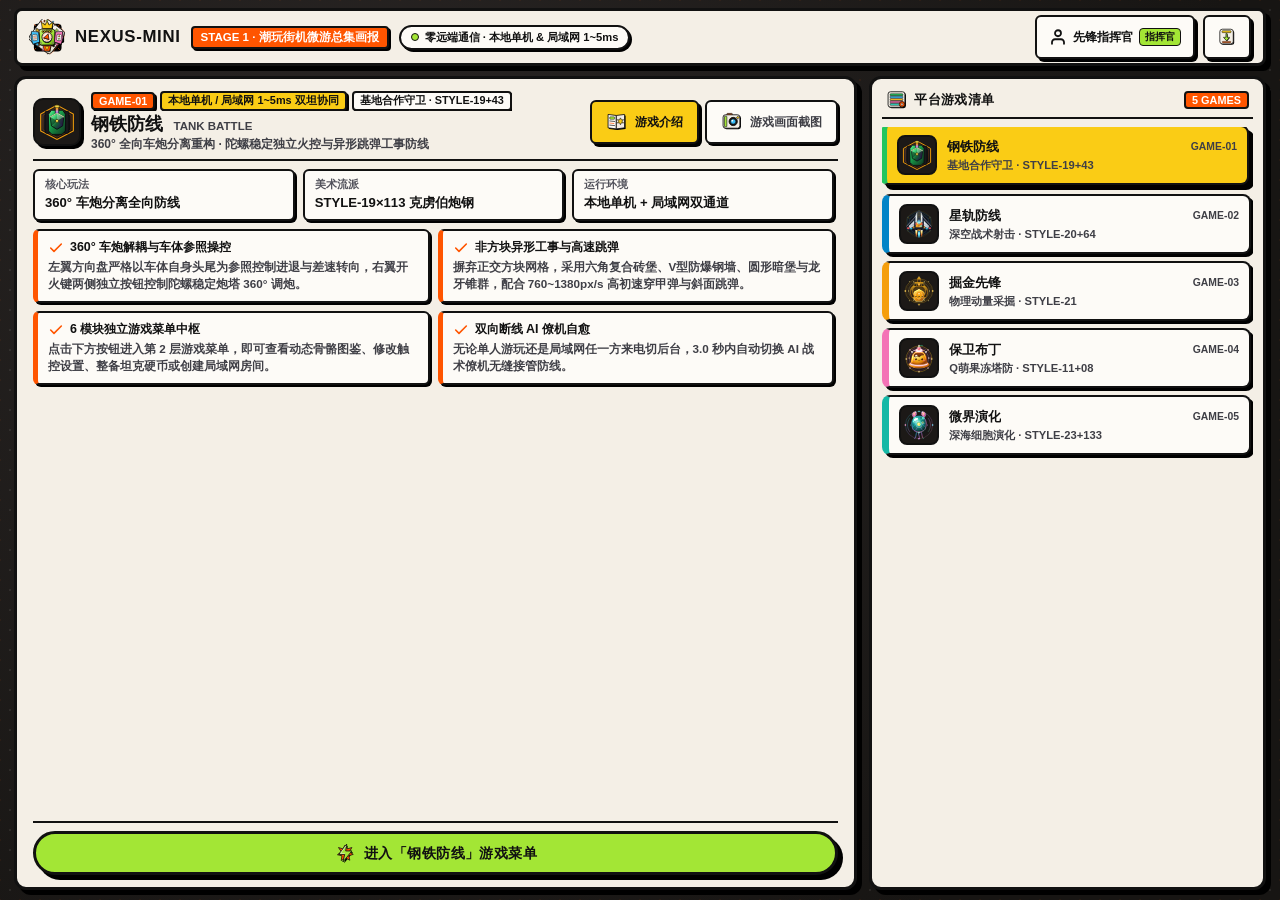
<file: index.html>
<!DOCTYPE html>
<html lang="zh-CN">
<head>
  <meta name="UTF-8" />
  <meta http-equiv="Content-Security-Policy" content="default-src 'self'; img-src 'self' data: blob:; style-src 'self' 'unsafe-inline'; script-src 'self' 'unsafe-inline'; frame-src 'self'; connect-src 'self';" />
  <meta name="viewport" content="width=device-width, initial-scale=1.0, maximum-scale=1.0, user-scalable=no, viewport-fit=cover" />
  <meta name="theme-color" content="#171513" />
  <meta name="mobile-web-app-capable" content="yes" />
  <meta name="apple-mobile-web-app-capable" content="yes" />
  <meta name="apple-mobile-web-app-status-bar-style" content="black-translucent" />
  <meta name="apple-mobile-web-app-title" content="Nexus-Mini" />
  <title>Nexus-Mini · 枢纽微游矩阵门户</title>
  <link rel="icon" type="image/svg+xml" href="./icon.svg" />
  <link rel="apple-touch-icon" href="./icon.svg" />
  <link rel="manifest" href="./manifest.json" />
  <link rel="stylesheet" href="./style.css" />
</head>
<body>

  <!-- 移动端全屏横屏强守护弹窗 (STYLE-57×39 新粗野孔版画报贴纸风) -->
  <div id="screen-guard" role="dialog" aria-modal="true" aria-labelledby="guard-dialog-title">
    <div class="guard-dialog">
      <div class="guard-icon">
        <img src="./sprites/badge-fullscreen.svg" alt="Landscape Guard" style="width:42px; height:42px;" />
      </div>
      <div class="guard-title" id="guard-dialog-title">请横置设备以启动全屏矩阵</div>
      <p class="guard-desc">
        Nexus-Mini 采用掌机级 70:30 横屏操控布局。请将手机物理横置，或点击下方按钮一键锁定全屏横屏视野。
      </p>
      <div class="guard-actions">
        <button class="primary-cta" id="btn-guard-lock" style="width:100%;">
          <img src="./sprites/badge-launch.svg" alt="" class="nx-badge-img" />
          <span>开启全屏横屏模式</span>
        </button>
        <button class="secondary-cta" id="btn-guard-bypass" style="width:100%;">
          <span>已横置设备 · 直接进入大厅</span>
        </button>
      </div>
    </div>
  </div>

  <!-- 第一层：平台主页 (Tier 1: Portal Homepage — 仅含游戏清单、规则简介、画面截图) -->
  <div id="portal-shell">
    <!-- 顶部新粗野画报刊头栏 -->
    <header class="topbar">
      <div class="brand">
        <svg xmlns="http://www.w3.org/2000/svg" viewBox="0 0 256 256" width="36" height="36" class="brand-logo" id="portal-rig-svg" data-rig-id="nexus-portal-icon-rig" data-has-aura="true" data-style="STYLE-57-39-neo-brutal-risograph" role="img" aria-label="Nexus-Mini Rigged Logo" style="cursor:pointer;">
          <defs>
            <pattern id="nb-halftone-dots" width="10" height="10" patternUnits="userSpaceOnUse" patternTransform="rotate(22)">
              <circle cx="3" cy="3" r="1.6" fill="#111111" fill-opacity="0.22" />
              <circle cx="8" cy="8" r="1.2" fill="#ff5500" fill-opacity="0.28" />
            </pattern>
            <pattern id="nb-stripe-pattern" width="12" height="12" patternUnits="userSpaceOnUse" patternTransform="rotate(45)">
              <rect width="6" height="12" fill="#111111" />
              <rect x="6" width="6" height="12" fill="#facc15" />
            </pattern>
            <linearGradient id="nb-paper-warm" x1="0%" y1="0%" x2="100%" y2="100%">
              <stop offset="0%" stop-color="#fdfbf7" />
              <stop offset="65%" stop-color="#f4efe6" />
              <stop offset="100%" stop-color="#e5dec9" />
            </linearGradient>
            <linearGradient id="nb-acid-lime" x1="0%" y1="0%" x2="100%" y2="100%">
              <stop offset="0%" stop-color="#bef264" />
              <stop offset="55%" stop-color="#a3e635" />
              <stop offset="100%" stop-color="#65a30d" />
            </linearGradient>
            <linearGradient id="nb-riso-orange" x1="0%" y1="0%" x2="0%" y2="100%">
              <stop offset="0%" stop-color="#fb923c" />
              <stop offset="50%" stop-color="#ff5500" />
              <stop offset="100%" stop-color="#c2410c" />
            </linearGradient>
          </defs>
          <g id="part-shadow-cast" data-pivot="128,128" data-parent="root" data-z-index="1" data-blend="normal">
            <rect x="36" y="36" width="194" height="194" rx="26" fill="#000000" />
            <polygon points="134,14 156,34 120,34" fill="#000000" />
            <polygon points="134,250 158,226 116,226" fill="#000000" />
            <rect x="18" y="96" width="38" height="74" rx="10" fill="#000000" />
            <rect x="210" y="96" width="38" height="74" rx="10" fill="#000000" />
          </g>
          <g id="part-aura-ring-outer" data-pivot="128,128" data-parent="root" data-z-index="4" data-blend="normal" data-motion="spin-cw">
            <rect x="30" y="24" width="192" height="192" rx="26" fill="none" stroke="#ff5500" stroke-width="3.5" opacity="0.85" />
            <rect x="26" y="26" width="192" height="192" rx="26" fill="url(#nb-paper-warm)" stroke="#111111" stroke-width="5.5" stroke-linejoin="round" />
            <rect x="34" y="34" width="176" height="176" rx="18" fill="url(#nb-halftone-dots)" />
            <circle cx="48" cy="48" r="6.5" fill="#111111" stroke="#ff5500" stroke-width="2" />
            <circle cx="196" cy="48" r="6.5" fill="#111111" stroke="#a3e635" stroke-width="2" />
            <circle cx="48" cy="196" r="6.5" fill="#111111" stroke="#38bdf8" stroke-width="2" />
            <circle cx="196" cy="196" r="6.5" fill="#111111" stroke="#f472b6" stroke-width="2" />
            <path d="M122,26 V38 M122,206 V218 M26,122 H38 M206,122 H218" stroke="#111111" stroke-width="4" stroke-linecap="square" />
          </g>
          <g id="part-aura-ring-inner" data-pivot="128,128" data-parent="root" data-z-index="5" data-blend="normal" data-motion="spin-ccw">
            <polygon points="132,38 152,74 192,58 174,98 214,116 178,140 202,178 160,170 156,212 132,180 104,212 102,170 60,178 84,140 48,116 88,98 70,58 110,74" fill="#000000" />
            <polygon points="128,34 148,70 188,54 170,94 210,112 174,136 198,174 156,166 152,208 128,176 100,208 98,166 56,174 80,136 44,112 84,94 66,54 106,70" fill="url(#nb-riso-orange)" stroke="#111111" stroke-width="5" stroke-linejoin="round" />
            <polyline points="106,70 128,39 148,70 183,58" fill="none" stroke="#fdfbf7" stroke-width="2.5" stroke-linecap="round" />
          </g>
          <g id="part-light-cone-main" data-pivot="128,128" data-parent="root" data-z-index="8" data-blend="normal">
            <polygon points="128,128 96,28 112,28" fill="#facc15" stroke="#111111" stroke-width="2.5" />
            <polygon points="128,128 144,28 160,28" fill="#38bdf8" stroke="#111111" stroke-width="2.5" />
            <polygon points="128,128 96,228 112,228" fill="#f472b6" stroke="#111111" stroke-width="2.5" />
            <polygon points="128,128 144,228 160,228" fill="#a3e635" stroke="#111111" stroke-width="2.5" />
          </g>
          <g id="part-chassis-hex" data-pivot="128,128" data-parent="root" data-z-index="15" data-blend="normal">
            <rect x="77" y="77" width="112" height="112" rx="18" fill="#000000" />
            <rect x="72" y="72" width="112" height="112" rx="18" fill="url(#nb-acid-lime)" stroke="#111111" stroke-width="5.5" stroke-linejoin="round" />
            <rect x="92" y="82" width="72" height="12" rx="4" fill="url(#nb-stripe-pattern)" stroke="#111111" stroke-width="3" />
            <circle cx="86" cy="170" r="4.5" fill="#fdfbf7" stroke="#111111" stroke-width="2.5" />
            <circle cx="170" cy="170" r="4.5" fill="#fdfbf7" stroke="#111111" stroke-width="2.5" />
          </g>
          <g id="part-wing-shield-L" data-pivot="72,128" data-parent="part-chassis-hex" data-z-index="22" data-blend="normal">
            <path d="M72,92 L22,82 L14,128 L22,174 L72,164 Z" fill="#000000" transform="translate(4, 4)" />
            <path d="M72,92 L22,82 L14,128 L22,174 L72,164 Z" fill="#38bdf8" stroke="#111111" stroke-width="5" stroke-linejoin="round" />
            <rect x="26" y="106" width="32" height="44" rx="6" fill="#fdfbf7" stroke="#111111" stroke-width="3.5" />
            <line x1="34" y1="118" x2="50" y2="118" stroke="#111111" stroke-width="3.5" stroke-linecap="round" />
            <line x1="34" y1="128" x2="50" y2="128" stroke="#ff5500" stroke-width="3.5" stroke-linecap="round" />
            <line x1="34" y1="138" x2="50" y2="138" stroke="#111111" stroke-width="3.5" stroke-linecap="round" />
          </g>
          <g id="part-wing-shield-R" data-pivot="184,128" data-parent="part-chassis-hex" data-z-index="22" data-blend="normal">
            <path d="M184,92 L234,82 L242,128 L234,174 L184,164 Z" fill="#000000" transform="translate(4, 4)" />
            <path d="M184,92 L234,82 L242,128 L234,174 L184,164 Z" fill="#f472b6" stroke="#111111" stroke-width="5" stroke-linejoin="round" />
            <rect x="198" y="106" width="32" height="44" rx="6" fill="#fdfbf7" stroke="#111111" stroke-width="3.5" />
            <circle cx="214" cy="119" r="5" fill="#ff5500" stroke="#111111" stroke-width="2.5" />
            <circle cx="214" cy="137" r="5" fill="#a3e635" stroke="#111111" stroke-width="2.5" />
          </g>
          <g id="part-sensor-crest-top" data-pivot="128,62" data-parent="part-chassis-hex" data-z-index="26" data-blend="normal">
            <polygon points="94,68 86,22 114,44 128,14 142,44 170,22 162,68" fill="#000000" transform="translate(4, 4)" />
            <polygon points="94,68 86,22 114,44 128,14 142,44 170,22 162,68" fill="#facc15" stroke="#111111" stroke-width="4.5" stroke-linejoin="round" />
            <circle cx="86" cy="20" r="5" fill="#ff5500" stroke="#111111" stroke-width="2.5" />
            <circle cx="128" cy="12" r="6" fill="#a3e635" stroke="#111111" stroke-width="2.5" />
            <circle cx="170" cy="20" r="5" fill="#38bdf8" stroke="#111111" stroke-width="2.5" />
          </g>
          <g id="part-thruster-tail" data-pivot="128,194" data-parent="part-chassis-hex" data-z-index="26" data-blend="normal">
            <polygon points="100,188 156,188 146,240 110,240" fill="#000000" transform="translate(4, 4)" />
            <polygon points="100,188 156,188 146,240 110,240" fill="#ff5500" stroke="#111111" stroke-width="4.5" stroke-linejoin="round" />
            <polygon points="114,196 142,196 128,232" fill="#facc15" stroke="#111111" stroke-width="3" stroke-linejoin="round" />
          </g>
          <g id="part-reactor-rotor" data-pivot="128,128" data-parent="part-chassis-hex" data-z-index="34" data-blend="normal">
            <circle cx="132" cy="132" r="36" fill="#000000" />
            <circle cx="128" cy="128" r="36" fill="#fdfbf7" stroke="#111111" stroke-width="5.5" />
            <circle cx="126" cy="126" r="28" fill="none" stroke="#ff5500" stroke-width="2.5" />
            <polygon points="116,106 150,128 116,150" fill="#111111" transform="translate(3, 3)" />
            <polygon points="116,106 150,128 116,150" fill="#ff5500" stroke="#111111" stroke-width="4" stroke-linejoin="round" />
          </g>
          <g id="part-light-rim-chassis" data-pivot="128,128" data-parent="part-chassis-hex" data-z-index="45" data-blend="normal">
            <path d="M78,92 V78 H116" fill="none" stroke="#ffffff" stroke-width="4" stroke-linecap="round" stroke-linejoin="round" />
            <path d="M22,90 L64,98" fill="none" stroke="#ffffff" stroke-width="3.5" stroke-linecap="round" />
            <path d="M192,98 L234,90" fill="none" stroke="#ffffff" stroke-width="3.5" stroke-linecap="round" />
          </g>
          <g id="part-aura-corona-top" data-pivot="128,128" data-parent="root" data-z-index="65" data-blend="normal">
            <path d="M56,64 L60,74 L70,78 L60,82 L56,92 L52,82 L42,78 L52,74 Z" fill="#facc15" stroke="#111111" stroke-width="2.5" />
            <path d="M200,64 L204,74 L214,78 L204,82 L200,92 L196,82 L186,78 L196,74 Z" fill="#a3e635" stroke="#111111" stroke-width="2.5" />
            <path d="M56,168 L60,178 L70,182 L60,186 L56,196 L52,186 L42,182 L52,178 Z" fill="#38bdf8" stroke="#111111" stroke-width="2.5" />
            <path d="M200,168 L204,178 L214,182 L204,186 L200,196 L196,186 L186,182 L196,178 Z" fill="#f472b6" stroke="#111111" stroke-width="2.5" />
            <path d="M36,36 L44,44 M220,36 L212,44 M36,220 L44,212 M220,220 L212,212" stroke="#ff5500" stroke-width="4.5" stroke-linecap="round" />
          </g>
        </svg>
        <span class="brand-title">NEXUS-MINI</span>
        <span class="brand-sub">STAGE 1 · 潮玩街机微游总集画报</span>
        <span class="status-pill">
          <span class="status-dot"></span>
          <span>零远端通信 · 本地单机 &amp; 局域网 1~5ms</span>
        </span>
      </div>
      <div class="topbar-controls">
        <button class="pill-btn" id="btn-user-menu" aria-label="打开指挥官用户菜单" title="指挥官身份与账号切换">
          <svg class="nx-ico" viewBox="0 0 24 24" style="width:18px;height:18px;stroke:#111111;">
            <path d="M20 21v-2a4 4 0 0 0-4-4H8a4 4 0 0 0-4 4v2"/>
            <circle cx="12" cy="7" r="4"/>
          </svg>
          <span id="topbar-user-name">先锋指挥官</span>
          <span id="topbar-user-badge" style="font-size:0.64rem;padding:1px 5px;border-radius:4px;border:1.5px solid #111111;background:#a3e635;color:#111111;font-weight:900;">指挥官</span>
        </button>
        <button class="pill-btn" id="btn-pwa-install" aria-label="安装到手机桌面 (支持离线启动)" title="安装到手机桌面 (支持离线启动)">
          <img src="./sprites/badge-pwa.svg" alt="PWA" class="nx-badge-img" style="width:20px;height:20px;" />
        </button>
      </div>
    </header>

    <!-- 70:30 掌机主从展厅工作区 -->
    <main class="workspace-grid">
      <!-- 左侧 70%：当前选中微游规则介绍与画面截图展台 -->
      <section class="hero-stage">
        <div class="hero-header">
          <div class="hero-title-group">
            <img id="hero-icon" src="./assets/tank-battle/icon.svg" alt="Game Icon" class="hero-game-icon" />
            <div style="min-width:0;">
              <div class="hero-meta-top">
                <span class="code-tag" id="hero-code">GAME-01</span>
                <span class="mode-tag" id="hero-multiplayer-badge">本地单机 / 局域网 1~5ms 双坦协同</span>
                <span class="genre-tag" id="hero-genre">基地合作守卫 · STYLE-19+43</span>
              </div>
              <div>
                <span class="hero-game-name" id="hero-name">钢铁防线</span>
                <span class="hero-game-en" id="hero-en">TANK BATTLE</span>
              </div>
              <p class="hero-tagline" id="hero-tagline">经典坦克大战现代化重构 · 局域网双通道跨手机实时协同守卫鹰标总部</p>
            </div>
          </div>

          <!-- 2-Tab 详情导航 (内联于 hero-header 右侧同行排布，触控热区 >= 44px) -->
          <nav class="inspector-tabs" id="inspector-tabs">
            <button class="tab-btn active" data-tab="overview">
              <img src="./sprites/badge-rules.svg" alt="" class="nx-badge-img" />
              <span>游戏介绍</span>
            </button>
            <button class="tab-btn" data-tab="screenshots">
              <img src="./sprites/badge-screenshots.svg" alt="" class="nx-badge-img" />
              <span>游戏画面截图</span>
            </button>
          </nav>
        </div>

        <!-- 动态详情内容区 -->
        <div class="inspector-body" id="inspector-content"></div>

        <!-- 底部操作栏 (单一视觉重心原则：唯一 10% 酸柠荧光绿贴纸主焦点按钮) -->
        <footer class="hero-actions">
          <button class="primary-cta" id="btn-launch-game" style="width:100%;">
            <img src="./sprites/badge-launch.svg" alt="" class="nx-badge-img" />
            <span id="btn-launch-label">进入「钢铁防线」游戏菜单</span>
          </button>
        </footer>
      </section>

      <!-- 右侧 30%：平台游戏清单 (5 款微游流派色带卡片) -->
      <aside class="matrix-roster">
        <div class="roster-header">
          <span class="roster-title">
            <img src="./sprites/badge-roster.svg" alt="" class="nx-badge-img" />
            <span>平台游戏清单</span>
          </span>
          <span class="roster-count">5 GAMES</span>
        </div>
        <div class="roster-list" id="roster-list"></div>
      </aside>
    </main>
  </div>

  <!-- 全屏内联微游容器 (Arcade Fullscreen Frame · 配备宿主级防死锁返回胶囊按钮) -->
  <div id="arcade-frame-overlay">
    <iframe id="game-iframe" title="Nexus-Mini Fullscreen Game Frame" allow="fullscreen; autoplay" style="width:100%;height:100%;border:none;display:block;background:#171513;"></iframe>
  </div>

  <!-- 指挥官用户菜单与本地账号切换模态弹窗 -->
  <div class="modal-backdrop" id="user-modal" role="dialog" aria-modal="true" aria-labelledby="user-modal-title">
    <div class="modal-card" style="max-width: 500px;">
      <div class="modal-header">
        <span class="modal-title" id="user-modal-title">
          <svg class="nx-ico" viewBox="0 0 24 24" style="width:20px;height:20px;stroke:#ff5500;">
            <path d="M20 21v-2a4 4 0 0 0-4-4H8a4 4 0 0 0-4 4v2"/>
            <circle cx="12" cy="7" r="4"/>
          </svg>
          <span>指挥官用户菜单 · 本地身份与特权切换</span>
        </span>
        <button class="close-btn" data-close="user-modal" aria-label="关闭用户菜单">
          <svg class="nx-ico" viewBox="0 0 24 24"><line x1="18" y1="6" x2="6" y2="18"/><line x1="6" y1="6" x2="18" y2="18"/></svg>
        </button>
      </div>
      <div style="display:flex;flex-direction:column;gap:10px;font-size:0.78rem;color:var(--nexus-text-secondary);">
        <div class="stat-box" style="display:flex;align-items:center;justify-content:space-between;gap:10px;">
          <div>
            <div class="stat-label">当前登录身份 (全局通行 5 款微游)</div>
            <div class="stat-val" id="user-modal-cur-title" style="font-size:0.92rem;">先锋指挥官 (u_commander_01)</div>
          </div>
          <span id="user-modal-role-pill" style="padding:3px 8px;border-radius:6px;border:2px solid #111111;background:#a3e635;color:#111111;font-weight:900;font-size:0.72rem;white-space:nowrap;">标准玩家档</span>
        </div>

        <div class="stat-box">
          <div class="stat-label" style="margin-bottom:6px;">修改指挥官呼号 / 昵称 (联机房间与战绩榜显示)</div>
          <div style="display:flex;gap:8px;">
            <input id="user-nickname-input" type="text" maxlength="18" placeholder="输入新昵称 (如: 星轨先锋号)" style="flex:1;min-height:44px;padding:0 10px;border:2.5px solid #111111;border-radius:6px;font-size:0.8rem;font-weight:800;background:#ffffff;color:#111111;" />
            <button class="secondary-cta" id="btn-save-nickname" style="min-height:44px;">保存昵称</button>
          </div>
        </div>

        <div class="stat-box">
          <div class="stat-label" style="margin-bottom:6px;">快速切换本地预设身份档案 (各游戏独立隔离存储)</div>
          <div style="display:grid;grid-template-columns:1fr 1fr;gap:8px;">
            <button class="secondary-cta" id="btn-switch-commander" style="min-height:44px;justify-content:center;">
              <span>先锋指挥官 (标准档)</span>
            </button>
            <button class="secondary-cta" id="btn-switch-admin" style="min-height:44px;justify-content:center;background:#facc15;">
              <span>最高统帅 (Admin满资材)</span>
            </button>
          </div>
        </div>

        <div class="stat-box">
          <div class="stat-label" style="margin-bottom:6px;">账号登录 / 注册新本地指挥官账号</div>
          <div style="display:grid;grid-template-columns:1fr 1fr auto;gap:6px;align-items:center;">
            <input id="user-login-username" type="text" maxlength="16" placeholder="账号 (如 admin)" style="min-height:44px;padding:0 8px;border:2px solid #111111;border-radius:6px;font-size:0.76rem;font-weight:700;background:#ffffff;color:#111111;min-width:0;" />
            <input id="user-login-password" type="password" maxlength="24" placeholder="密码 (admin: nexus2026)" style="min-height:44px;padding:0 8px;border:2px solid #111111;border-radius:6px;font-size:0.76rem;font-weight:700;background:#ffffff;color:#111111;min-width:0;" />
            <button class="primary-cta" id="btn-user-login-submit" style="min-height:44px;padding:0 14px;font-size:0.78rem;flex:0;">登录/注册</button>
          </div>
        </div>
      </div>
    </div>
  </div>

  <!-- PWA 桌面安装与离线包引导模态弹窗 -->
  <div class="modal-backdrop" id="pwa-modal" role="dialog" aria-modal="true" aria-labelledby="pwa-modal-title">
    <div class="modal-card">
      <div class="modal-header">
        <span class="modal-title" id="pwa-modal-title">
          <img src="./sprites/badge-pwa.svg" alt="" class="nx-badge-img" />
          <span>安装到手机桌面 / 离线畅玩指南</span>
        </span>
        <button class="close-btn" data-close="pwa-modal" aria-label="关闭窗口">
          <svg class="nx-ico" viewBox="0 0 24 24"><line x1="18" y1="6" x2="6" y2="18"/><line x1="6" y1="6" x2="18" y2="18"/></svg>
        </button>
      </div>
      <div style="font-size:0.8rem; color:var(--nexus-text-secondary); line-height:1.6; display:flex; flex-direction:column; gap:10px;">
        <div class="stat-box">
          <div style="color:var(--nexus-accent-orange); font-weight:900; margin-bottom:4px;">Android / 桌面 Chrome / Edge 用户</div>
          <p>点击下方「立即触发系统安装」，或点击浏览器右上角菜单选择<strong>「安装应用 / 添加到主屏幕」</strong>，即可生成独立桌面图标并支持断网开启手机热点局域网游玩。</p>
        </div>
        <div class="stat-box">
          <div style="color:var(--nexus-text-main); font-weight:900; margin-bottom:4px;">Apple iOS (iPhone / iPad Safari) 用户</div>
          <p>1. 点击 Safari 工具栏的 <strong>「分享按钮」</strong>；<br/>2. 在菜单中选择 <strong>「添加到主屏幕」</strong>；<br/>3. 从桌面图标启动即可获得 100% 纯正无地址栏全屏横屏 App 体验。</p>
        </div>
      </div>
      <div style="display:flex; gap:8px; margin-top:16px;">
        <button class="primary-cta" id="btn-trigger-native-pwa" style="font-size:0.84rem;">立即触发系统安装</button>
        <button class="secondary-cta" data-close="pwa-modal" style="font-size:0.8rem;">我知道了</button>
      </div>
    </div>
  </div>

  <!-- 实机画面截图大图预览弹窗 -->
  <div class="modal-backdrop" id="img-modal" role="dialog" aria-modal="true" aria-labelledby="img-modal-title">
    <div class="modal-card" style="max-width: 680px; padding: 14px;">
      <div class="modal-header" style="margin-bottom:8px;">
        <span class="modal-title" id="img-modal-title">实机游戏画面截图预览</span>
        <button class="close-btn" data-close="img-modal" aria-label="关闭预览">
          <svg class="nx-ico" viewBox="0 0 24 24"><line x1="18" y1="6" x2="6" y2="18"/><line x1="6" y1="6" x2="18" y2="18"/></svg>
        </button>
      </div>
      <img id="img-modal-target" src="./icon.svg" alt="Preview" style="width:100%; max-height:68dvh; object-fit:contain; border-radius:8px; border:3px solid #111111; background:#171513; padding:8px;" />
    </div>
  </div>

  <div id="nexus-toast">提示信息</div>

  <script>
    /* =========================================================================
     * 1. 离散瞬态音效合成器 (Rule 5: 单次衰减严格 <= 0.12s，严禁持续长音/BGM)
     * ========================================================================= */
    const NexusAudio = (() => {
      let ctx = null;
      function getCtx() {
        if (!ctx) {
          const AudioCtx = window.AudioContext || window.webkitAudioContext;
          if (AudioCtx) ctx = new AudioCtx();
        }
        if (ctx && ctx.state === 'suspended') ctx.resume().catch(() => {});
        return ctx;
      }
      function playTransient(freq = 660, endFreq = 880, duration = 0.08, type = 'sine') {
        try {
          const ac = getCtx();
          if (!ac) return;
          const dur = Math.min(duration, 0.20);
          const now = ac.currentTime;
          const osc = ac.createOscillator();
          const gain = ac.createGain();
          osc.type = type;
          osc.frequency.setValueAtTime(freq, now);
          osc.frequency.exponentialRampToValueAtTime(endFreq, now + dur);
          gain.gain.setValueAtTime(0.12, now);
          gain.gain.exponentialRampToValueAtTime(0.0001, now + dur);
          osc.connect(gain);
          gain.connect(ac.destination);
          osc.start(now);
          osc.stop(now + dur);
          osc.onended = () => {
            osc.disconnect();
            gain.disconnect();
          };
        } catch (_) {}
      }
      function cleanup() {
        if (ctx && ctx.state === 'running') {
          ctx.suspend().catch(() => {});
        }
      }
      window.addEventListener('blur', cleanup);
      document.addEventListener('visibilitychange', () => {
        if (document.hidden) cleanup();
      });
      return {
        tap: () => playTransient(520, 780, 0.06, 'triangle'),
        launch: () => playTransient(440, 1120, 0.12, 'sine'),
        success: () => playTransient(600, 960, 0.10, 'triangle'),
        cleanup
      };
    })();

    /* =========================================================================
     * 2. 5 大收录微游目录、规则简介与实机画面截图清单 (第一层纯粹橱窗数据)
     * ========================================================================= */
    const GAMES_CATALOG = [
      {
        id: 'tank-battle',
        seq: 'GAME-01',
        name: '钢铁防线',
        en: 'TANK BATTLE',
        genre: '基地合作守卫 · STYLE-19+43',
        entryUrl: './tank/index.html',
        icon: './assets/tank-battle/icon.svg',
        storageKeyPrefix: 'NEXUS_MINI_TANK_',
        multiplayerMode: '本地单机 / 局域网 1~5ms 双坦协同',
        tagline: '360° 全向车炮分离重构 · 陀螺稳定独立火控与异形跳弹工事防线',
        metrics: [
          { label: '核心玩法', val: '360° 车炮分离全向防线' },
          { label: '美术流派', val: 'STYLE-19×113 克虏伯炮钢' },
          { label: '运行环境', val: '本地单机 + 局域网双通道' }
        ],
        features: [
          { title: '360° 车炮解耦与车体参照操控', desc: '左翼方向盘严格以车体自身头尾为参照控制进退与差速转向，右翼开火键两侧独立按钮控制陀螺稳定炮塔 360° 调炮。' },
          { title: '非方块异形工事与高速跳弹', desc: '摒弃正交方块网格，采用六角复合砖堡、V型防爆钢墙、圆形暗堡与龙牙锥群，配合 760~1380px/s 高初速穿甲弹与斜面跳弹。' },
          { title: '6 模块独立游戏菜单中枢', desc: '点击下方按钮进入第 2 层游戏菜单，即可查看动态骨骼图鉴、修改触控设置、整备坦克硬币或创建局域网房间。' },
          { title: '双向断线 AI 僚机自愈', desc: '无论单人游玩还是局域网任一方来电切后台，3.0 秒内自动切换 AI 战术僚机无缝接管防线。' }
        ],
        gallery: [
          { src: './assets/tank-battle/preview.png', title: '钢铁防线 · 360° 车炮分离与异形跳弹工事战术沙盘截图' }
        ],
        defaultSave: (isAdmin) => ({
          currency: { tankCoins: isAdmin ? 999999 : 500 },
          stats: { wins: isAdmin ? 999 : 0, highScore: isAdmin ? 99999 : 0 },
          rank: isAdmin ? 4 : 1
        })
      },
      {
        id: 'star-defender',
        seq: 'GAME-02',
        name: '星轨防线',
        en: 'STAR DEFENDER',
        genre: '深空战术射击 · STYLE-20+64',
        entryUrl: './star/index.html',
        icon: './assets/star-defender/icon.svg',
        storageKeyPrefix: 'NEXUS_MINI_SD_',
        multiplayerMode: '本地单机 / 局域网 1~5ms 护航编队',
        tagline: '俯视角太空生存拦截射击 · 360° 船坞模块化改装与百波战役数值体系',
        metrics: [
          { label: '物理引擎', val: '牛顿惯性 + 推重比矢量' },
          { label: '美术流派', val: 'STYLE-20 航宇全息遥测' },
          { label: '运行环境', val: '本地单机 + 局域网双通道' }
        ],
        features: [
          { title: '飞控与 360° 火控解耦', desc: '左手矢量推进摇杆控制星舰漂移走位，右手独立控制 360° 炮塔瞄准与过载技能释放，守护轨道母核。' },
          { title: '四大主力战舰船坞改装', desc: '在第 2 层游戏菜单「资材管理」中自由装配 Delta 先锋舰、Wing 巡洋舰、Ring 环轨舰与 Cross 歼星舰模块。' },
          { title: '国际单位制百波星域战役', desc: '涵盖 W1~W100 星域波次与 10 大关底泰坦首领，支持任意已解锁星域检查点自由选关挑战。' },
          { title: '离散瞬态脉冲音效', desc: '全武器采用 <=0.18s 瞬态脉冲合成，激光与电磁炮均为离散触发，彻底杜绝持续嗡鸣听觉疲劳。' }
        ],
        gallery: [
          { src: './assets/star-defender/preview.png', title: '星轨防线 · 实机深空拦截游玩界面截图' },
          { src: './assets/star-defender/concept.jpg', title: '深空星轨防线概念主视觉' },
          { src: './assets/star-defender/schematics.jpg', title: '360° 战舰网格与火控工程蓝图' }
        ],
        defaultSave: (isAdmin) => ({
          currency: { warMerits: isAdmin ? 999999 : 1200, scraps: isAdmin ? 99999 : 150 },
          unlockedShips: isAdmin ? 4 : 1,
          highestWave: isAdmin ? 100 : 1
        })
      },
      {
        id: 'gold-miner',
        seq: 'GAME-03',
        name: '掘金先锋',
        en: 'GOLD MINER VANGUARD',
        genre: '物理动量采掘 · STYLE-21',
        entryUrl: './miner/index.html',
        icon: './assets/gold-miner/icon.svg',
        storageKeyPrefix: 'NEXUS_MINI_MINER_',
        multiplayerMode: '本地单机 / 局域网双钩合力起吊',
        tagline: '60Hz 简谐角摆与动量起吊物理 · 局域网跨手机双钩合力起吊 700kg 远古巨金',
        metrics: [
          { label: '物理核心', val: '60Hz 简谐角摆动力学' },
          { label: '美术流派', val: 'STYLE-21 黄铜晶洞折光' },
          { label: '联机特色', val: '局域网双钩合力 + 种子挑战' }
        ],
        features: [
          { title: '真实质量-速度回收方程', desc: '巨型金块、高密钻石、神秘福袋与连锁炸药桶具备精确的质量阻尼与双钩 2.2 倍合力起吊提速。' },
          { title: '地心三层玄武岩与晶洞折光', desc: '配备多层高光 Voronoi 折射钻石、多面体巨金、黑黄警示斜纹机甲与三爪合金抓钩动态骨骼。' },
          { title: '第 2 层菜单杂货铺整备', desc: '在游戏菜单「资材管理」中预购雷管炸药、大力神生力水、幸运四叶草与钻石抛光剂。' },
          { title: '离线热点与种子挑战口令', desc: '支持在无外网手机热点下生成 SDP 离线握手码双人同抓，或通过种子口令比拼同矿脉最高产值。' }
        ],
        gallery: [
          { src: './assets/gold-miner/preview.png', title: '掘金先锋 · 地底三段岩层与双钩合力起吊游玩界面截图' }
        ],
        defaultSave: (isAdmin) => ({
          currency: { goldBars: isAdmin ? 999999 : 850 },
          maxStage: isAdmin ? 50 : 1,
          bestCash: isAdmin ? 888888 : 0
        })
      },
      {
        id: 'pudding-defense',
        seq: 'GAME-04',
        name: '保卫布丁',
        en: 'PUDDING DEFENSE',
        genre: 'Q萌果冻塔防 · STYLE-11+08',
        entryUrl: './pudding/index.html',
        icon: './assets/pudding-defense/icon.svg',
        storageKeyPrefix: 'NEXUS_MINI_PUDDING_',
        multiplayerMode: '本地单机 / 局域网双厨协同建塔',
        tagline: '12×7 马卡龙棋盘清障开荒与焦糖布丁守护 · 甜品卫士多阶进化树',
        metrics: [
          { label: '地图规格', val: '12×7 烘焙甜点网格' },
          { label: '美术流派', val: 'STYLE-11 果冻次表面散射' },
          { label: '音频引擎', val: 'Web Audio Q弹瞬态合成' }
        ],
        features: [
          { title: '清障开荒与建塔双轨决策', desc: '利用攻击空档手动锁定集火清除地图上的方糖与奶油蛋糕路障，腾出黄金炮位并爆出高额糖晶金币。' },
          { title: '甜品卫士多阶进化树', desc: '波波连射塔、冰霜北极熊塔、太阳蛋黄炮与泡泡糖导弹井均配备 100% 圆润三次贝塞尔果冻贴图。' },
          { title: '贪吃怪兽特殊词缀反制', desc: '针对曲奇护盾怪、果冻分裂怪与发条野猪合理搭配减速场与高爆焦糖炮，守护终点皇家布丁。' },
          { title: '局域网一人一机双防区协同', desc: '两名玩家各自在手机上负责左右防区，支持跨机糖晶互赠、集火标点与全图暴风雪合体技。' }
        ],
        gallery: [
          { src: './assets/pudding-defense/preview.png', title: '保卫布丁 · 可可烘焙台面与甜品卫士实机画面截图' },
          { src: './assets/pudding-defense/combat.png', title: '保卫布丁实机塔防交战画面' },
          { src: './assets/pudding-defense/levels.png', title: '章节关卡选择与心流难度曲线预览' }
        ],
        defaultSave: (isAdmin) => ({
          currency: { sugarCrystals: isAdmin ? 99999 : 600 },
          goldenPuddings: isAdmin ? 30 : 0,
          clearedChapters: isAdmin ? 5 : 1
        })
      },
      {
        id: 'micro-genesis',
        seq: 'GAME-05',
        name: '微界演化',
        en: 'MICRO-GENESIS',
        genre: '深海细胞演化 · STYLE-23+133',
        entryUrl: './genesis/index.html',
        icon: './assets/micro-genesis/icon.svg',
        storageKeyPrefix: 'NEXUS_MINI_GENESIS_',
        multiplayerMode: '本地单机 / 局域网 1v1·2v2 培养皿博弈',
        tagline: '4 阶躯干与五大器官插槽 · 视觉扇形/听觉声呐视界 · 昼夜动态能量平衡与自定义基因库',
        metrics: [
          { label: '器官图谱', val: '4 阶躯干 + 五大器官槽' },
          { label: '美术流派', val: 'STYLE-23 荧光半透细胞器' },
          { label: '局域网架构', val: '移动端房主承载生态房间' }
        ],
        features: [
          { title: '躯干与五大器官插槽模块化构建', desc: 'T01~T04 四阶躯干配搭核心、感官、口部、运动、功能五大插槽；体积越大基础能耗越高，修改躯干即诞生全新种群。' },
          { title: '感官驱动画面与昼夜能量平衡', desc: '装备视觉器官渲染前向彩色扇形，装备听觉器官渲染 360° 声呐脉冲轮廓；局部定时刷新食物与全员耗能构成动态平衡。' },
          { title: '第 2 层基因蓝图与化石图鉴', desc: '在第 2 层游戏菜单中随时编辑自定义基因库、检视 55 枚半透明磷脂细胞器动态骨骼或切换统帅满基因点档。' },
          { title: '局域网培养皿实时生态博弈', desc: '支持同 Wi-Fi 或手机热点下 1v1/2v2 多物种竞争，内置感官 AOI 视野裁剪与 3.0s 断线 AI 顺位接管。' }
        ],
        gallery: [
          { src: './assets/micro-genesis/preview.png', title: '微界演化 · 培养皿生态沙盘与基因工坊实机截图' },
          { src: './assets/micro-genesis/ui-lab-preview.png', title: '物种编辑界面（4阶躯干+五插槽+AI倾向）' },
          { src: './assets/micro-genesis/ui-arena-preview.png', title: '游玩界面（视听双感官着色+纯SVG图标HUD）' },
          { src: './assets/micro-genesis/ui-bestiary-preview.png', title: '化石记录（官方物种+远古首领+分级图鉴）' }
        ],
        defaultSave: (isAdmin) => ({
          currency: { genePoints: isAdmin ? 999999 : 1500, helixShards: isAdmin ? 9999 : 80 },
          arenaTier: isAdmin ? '虚空主宰 (Tier VI)' : '',
          winStreak: isAdmin ? 88 : 0
        })
      }
    ];

    /* =========================================================================
     * 3. 客户端本地默认会话透传 (身份与存档管理收归第 2 层游戏菜单模块④)
     * ========================================================================= */
    const SESSION_KEY = 'NEXUS_MINI_AUTH_SESSION';

    function randomHex(len = 16) {
      const arr = new Uint8Array(len / 2);
      crypto.getRandomValues(arr);
      return Array.from(arr, (b) => b.toString(16).padStart(2, '0')).join('');
    }

    function ensureGameSavesForUser(user) {
      const isAdmin = user.userId === 'u_admin_001';
      void isAdmin;
    }

    function setActiveSession(nextUser) {
      currentUser = Object.assign({
        userId: 'u_commander_01',
        username: 'commander',
        nickname: '先锋指挥官',
        isGuest: false,
        token: randomHex(32)
      }, nextUser || {});
      localStorage.setItem(SESSION_KEY, JSON.stringify(currentUser));
      ensureGameSavesForUser(currentUser);
      renderUserMenuUI();
    }

    function renderUserMenuUI() {
      const isAdm = currentUser.userId === 'u_admin_001';
      const nameEl = document.getElementById('topbar-user-name');
      const badgeEl = document.getElementById('topbar-user-badge');
      if (nameEl) nameEl.textContent = currentUser.nickname || '先锋指挥官';
      if (badgeEl) {
        badgeEl.textContent = isAdm ? '最高统帅' : '指挥官';
        badgeEl.style.background = isAdm ? '#facc15' : '#a3e635';
      }
      const curTitleEl = document.getElementById('user-modal-cur-title');
      const rolePillEl = document.getElementById('user-modal-role-pill');
      const nickIn = document.getElementById('user-nickname-input');
      if (curTitleEl) curTitleEl.textContent = `${currentUser.nickname || '先锋指挥官'} (${currentUser.userId})`;
      if (rolePillEl) {
        rolePillEl.textContent = isAdm ? '最高统帅 (Admin满资材)' : '标准玩家档';
        rolePillEl.style.background = isAdm ? '#facc15' : '#a3e635';
      }
      if (nickIn && document.activeElement !== nickIn) {
        nickIn.value = currentUser.nickname || '';
      }
    }

    function getCurrentSession() {
      try {
        const raw = localStorage.getItem(SESSION_KEY);
        if (raw) {
          const sess = JSON.parse(raw);
          if (sess && sess.userId) {
            ensureGameSavesForUser(sess);
            return sess;
          }
        }
      } catch (_) {}
      const defaultSession = {
        userId: 'u_commander_01',
        username: 'commander',
        nickname: '先锋指挥官',
        isGuest: false,
        token: randomHex(32)
      };
      localStorage.setItem(SESSION_KEY, JSON.stringify(defaultSession));
      ensureGameSavesForUser(defaultSession);
      return defaultSession;
    }

    let currentUser = getCurrentSession();
    let currentGame = GAMES_CATALOG[0];
    let currentTab = 'overview';
    let currentRoomCode = 'NX-' + Math.floor(1000 + Math.random() * 9000);

    function escapeHtml(val) {
      return String(val ?? '')
        .replace(/&/g, '&amp;')
        .replace(/</g, '&lt;')
        .replace(/>/g, '&gt;')
        .replace(/"/g, '&quot;')
        .replace(/'/g, '&#39;');
    }

    function showToast(msg) {
      const el = document.getElementById('nexus-toast');
      el.textContent = String(msg ?? '').slice(0, 120);
      el.classList.add('show');
      clearTimeout(showToast._timer);
      showToast._timer = setTimeout(() => el.classList.remove('show'), 2600);
    }

    /* =========================================================================
     * 4. 渲染右侧 30% 游戏清单与左侧 70% 规则/截图展台
     * ========================================================================= */
    function renderRoster() {
      const listEl = document.getElementById('roster-list');
      listEl.innerHTML = GAMES_CATALOG.map((g) => `
        <div class="game-card-item portal-game-card ${g.id === currentGame.id ? 'active is-active' : ''}" data-game="${escapeHtml(g.id)}" data-game-id="${escapeHtml(g.id)}" role="button" tabindex="0">
          <img src="${escapeHtml(g.icon)}" alt="${escapeHtml(g.name)}" class="card-thumb" />
          <div class="card-info">
            <div class="card-title-row">
              <span class="card-name">${escapeHtml(g.name)}</span>
              <span class="card-seq">${escapeHtml(g.seq)}</span>
            </div>
            <div class="card-sub">${escapeHtml(g.genre)}</div>
          </div>
        </div>
      `).join('');

      listEl.querySelectorAll('.game-card-item').forEach((item) => {
        item.addEventListener('click', () => {
          const targetId = item.getAttribute('data-game-id');
          const found = GAMES_CATALOG.find((x) => x.id === targetId);
          if (found && found.id !== currentGame.id) {
            NexusAudio.tap();
            window.NexusPortalRig?.triggerState('skill');
            currentGame = found;
            renderRoster();
            renderHeroStage();
          }
        });
        item.addEventListener('keydown', (e) => {
          if (e.key === 'Enter' || e.key === ' ') {
            e.preventDefault();
            item.click();
          }
        });
      });
    }

    function renderHeroStage() {
      document.getElementById('hero-icon').src = currentGame.icon;
      document.getElementById('hero-code').textContent = currentGame.seq;
      document.getElementById('hero-multiplayer-badge').textContent = currentGame.multiplayerMode;
      document.getElementById('hero-genre').textContent = currentGame.genre;
      document.getElementById('hero-name').textContent = currentGame.name;
      document.getElementById('hero-en').textContent = currentGame.en;
      document.getElementById('hero-tagline').textContent = currentGame.tagline;
      const launchLbl = document.getElementById('btn-launch-label');
      if (launchLbl) launchLbl.textContent = `进入「${currentGame.name}」游戏菜单`;

      if (currentTab !== 'overview' && currentTab !== 'screenshots') {
        currentTab = 'overview';
      }

      document.querySelectorAll('#inspector-tabs .tab-btn').forEach((btn) => {
        btn.classList.toggle('active', btn.getAttribute('data-tab') === currentTab);
      });

      const body = document.getElementById('inspector-content');
      const primaryShot = (currentGame.gallery && currentGame.gallery[0]) || {
        src: `./assets/${currentGame.id}/preview.png`,
        title: `${currentGame.name} · 实机游戏画面截图`
      };

      if (currentTab === 'overview') {
        body.innerHTML = `
          <div class="info-grid">
            ${currentGame.metrics.map((m) => `
              <div class="stat-box">
                <div class="stat-label">${m.label}</div>
                <div class="stat-val">${m.val}</div>
              </div>
            `).join('')}
          </div>
          <div class="feature-list">
            ${currentGame.features.map((f) => `
              <div class="feature-item">
                <h4>
                  <svg class="nx-ico" style="color:#ff5500;" viewBox="0 0 24 24"><polyline points="20 6 9 17 4 12"/></svg>
                  <span>${f.title}</span>
                </h4>
                <p>${f.desc}</p>
              </div>
            `).join('')}
          </div>
        `;
      } else {
        body.innerHTML = `
          <div style="font-size:0.78rem; color:#111111; font-weight:900; margin-bottom:8px;">
            「${escapeHtml(currentGame.name)}」实机游玩画面与关卡预览截图 (点击任意截图放大检视)
          </div>
          <div class="gallery-grid">
            ${(currentGame.gallery || [primaryShot]).map((img) => `
              <div class="gallery-card" role="button" tabindex="0" data-img-src="${escapeHtml(img.src)}" data-img-title="${escapeHtml(img.title)}">
                <img src="${escapeHtml(img.src)}" alt="${escapeHtml(img.title)}" />
                <div class="gallery-caption">
                  <span>${escapeHtml(img.title)}</span>
                  <span style="color:#a3e635;">放大检视 ➔</span>
                </div>
              </div>
            `).join('')}
          </div>
        `;
      }

      body.querySelectorAll('[data-img-src]').forEach((card) => {
        card.addEventListener('click', () => {
          NexusAudio.tap();
          document.getElementById('img-modal-title').textContent = card.getAttribute('data-img-title');
          document.getElementById('img-modal-target').src = card.getAttribute('data-img-src');
          document.getElementById('img-modal').classList.add('active');
        });
        card.addEventListener('keydown', (e) => {
          if (e.key === 'Enter' || e.key === ' ') {
            e.preventDefault();
            card.click();
          }
        });
      });
    }

    /* =========================================================================
     * 5. 全屏内联微游容器：加载目标游戏第 2 层 (Game Menu Hub) + 同源安全握手
     * ========================================================================= */
    /* =========================================================================
     * 5. 全屏微游容器 (Arcade Fullscreen Frame · 由各微游自洽左上角按钮直接控制返回)
     * ========================================================================= */
    function launchArcadeSandbox() {
      NexusAudio.launch();
      const portalShell = document.getElementById('portal-shell');
      const overlay = document.getElementById('arcade-frame-overlay');
      const iframe = document.getElementById('game-iframe');
      const params = new URLSearchParams({
        userId: currentUser.userId,
        userName: currentUser.nickname,
        token: currentUser.token || ''
      });
      portalShell?.setAttribute('inert', '');
      overlay.classList.add('active');
      iframe.onload = () => {
        try { iframe.focus(); } catch (_) {}
      };
      iframe.src = `${currentGame.entryUrl}?${params.toString()}`;
    }

    function exitArcadeFrame() {
      NexusAudio.tap();
      const portalShell = document.getElementById('portal-shell');
      const overlay = document.getElementById('arcade-frame-overlay');
      const iframe = document.getElementById('game-iframe');
      overlay.classList.remove('active');
      portalShell?.removeAttribute('inert');
      iframe.src = 'about:blank';
      NexusAudio.cleanup();
      renderHeroStage();
      document.getElementById('btn-launch-game')?.focus();
    }

    window.addEventListener('message', (e) => {
      if (e.origin !== window.location.origin) return;
      if (!e.data || !e.data.type) return;
      if (e.data.type === 'NEXUS_GET_AUTH') {
        const iframe = document.getElementById('game-iframe');
        iframe?.contentWindow?.postMessage({
          type: 'NEXUS_AUTH_RESP',
          userId: currentUser.userId,
          nickname: currentUser.nickname,
          token: currentUser.token || ''
        }, window.location.origin);
      } else if (e.data.type === 'NEXUS_SAVE_SYNC') {
        renderHeroStage();
      } else if (e.data.type === 'NEXUS_EXIT_GAME') {
        exitArcadeFrame();
      } else if (e.data.type === 'NEXUS_WAKE_HOST_BACK') {
        showArcadeBackBtn();
      } else if (e.data.type === 'NEXUS_ENTER_TIER3') {
        if (arcadeBackTimer) clearTimeout(arcadeBackTimer);
        arcadeBackTimer = setTimeout(hideArcadeBackBtn, 1200);
      }
    });

    /* =========================================================================
     * 6. 移动端全屏横屏强守护宪法 (Screen Guard & iOS 深度适配)
     * ========================================================================= */
    let manualBypassGuard = false;
    function checkScreenGuard() {
      const isPortrait = window.innerWidth < window.innerHeight;
      const isMobileViewport = Math.min(window.innerWidth, window.innerHeight) < 768;
      if (isMobileViewport && isPortrait && !manualBypassGuard) {
        document.body.classList.add('guard-locked');
      } else {
        document.body.classList.remove('guard-locked');
        if (!isPortrait) {
          window.scrollTo(0, 1);
        }
      }
    }

    window.addEventListener('resize', checkScreenGuard);
    window.addEventListener('orientationchange', checkScreenGuard);

    document.getElementById('btn-guard-lock').addEventListener('click', async () => {
      NexusAudio.launch();
      try {
        const docEl = document.documentElement;
        const reqFs = docEl.requestFullscreen || docEl.webkitRequestFullscreen;
        if (reqFs) {
          await reqFs.call(docEl);
        }
        if (screen.orientation && screen.orientation.lock) {
          await screen.orientation.lock('landscape').catch(() => {});
        }
      } catch (_) {}
      manualBypassGuard = true;
      document.body.classList.remove('guard-locked');
      window.scrollTo(0, 1);
    });

    document.getElementById('btn-guard-bypass').addEventListener('click', () => {
      NexusAudio.tap();
      manualBypassGuard = true;
      document.body.classList.remove('guard-locked');
      window.scrollTo(0, 1);
    });

    /* =========================================================================
     * 7. 事件绑定、PWA 安装与 URL 挑战码解析
     * ========================================================================= */
    document.getElementById('portal-rig-svg')?.addEventListener('click', () => {
      NexusAudio.tap();
      window.NexusPortalRig?.triggerState('skill');
    });

    document.querySelectorAll('#inspector-tabs .tab-btn').forEach((btn) => {
      btn.addEventListener('click', () => {
        NexusAudio.tap();
        window.NexusPortalRig?.triggerState('attack');
        currentTab = btn.getAttribute('data-tab');
        renderHeroStage();
      });
    });

    document.getElementById('btn-launch-game').addEventListener('click', launchArcadeSandbox);
    const backBtn = document.getElementById('btn-arcade-host-back');
    const backHotzone = document.getElementById('arcade-back-hotzone');

    if (backBtn) {
      backBtn.addEventListener('click', exitArcadeFrame);
      backBtn.addEventListener('pointerenter', () => {
        stopArcadeBackTimer();
        backBtn.classList.remove('auto-hidden');
      });
      backBtn.addEventListener('pointerleave', () => {
        resetArcadeBackTimer();
      });
      backBtn.addEventListener('focus', () => {
        stopArcadeBackTimer();
        backBtn.classList.remove('auto-hidden');
      });
      backBtn.addEventListener('blur', () => {
        resetArcadeBackTimer();
      });
    }

    if (backHotzone) {
      const wakeHostBack = () => {
        showArcadeBackBtn();
      };
      backHotzone.addEventListener('pointerenter', wakeHostBack);
      backHotzone.addEventListener('pointermove', wakeHostBack);
      backHotzone.addEventListener('touchstart', wakeHostBack, { passive: true });
      backHotzone.addEventListener('pointerleave', () => {
        resetArcadeBackTimer();
      });
      backHotzone.addEventListener('click', (e) => {
        if (backBtn && backBtn.classList.contains('auto-hidden')) {
          e.stopPropagation();
          showArcadeBackBtn();
        }
      });
    }

    window.addEventListener('keydown', (e) => {
      if (e.key === 'Escape') {
        const overlay = document.getElementById('arcade-frame-overlay');
        if (overlay && overlay.classList.contains('active')) {
          if (backBtn && backBtn.classList.contains('auto-hidden')) {
            showArcadeBackBtn();
          } else {
            exitArcadeFrame();
          }
        }
      }
    });

    document.querySelectorAll('[data-close]').forEach((btn) => {
      btn.addEventListener('click', () => {
        NexusAudio.tap();
        const target = btn.getAttribute('data-close');
        document.getElementById(target)?.classList.remove('active');
      });
    });

    document.querySelectorAll('.modal-backdrop').forEach((backdrop) => {
      backdrop.addEventListener('click', (e) => {
        if (e.target === backdrop) {
          NexusAudio.tap();
          backdrop.classList.remove('active');
        }
      });
    });

    window.addEventListener('keydown', (e) => {
      if (e.key === 'Escape') {
        document.querySelectorAll('.modal-backdrop.active').forEach((m) => m.classList.remove('active'));
      }
    });

    let deferredPwaPrompt = null;
    window.addEventListener('beforeinstallprompt', (e) => {
      e.preventDefault();
      deferredPwaPrompt = e;
    });

    function openPwaModal() {
      NexusAudio.tap();
      document.getElementById('pwa-modal').classList.add('active');
    }
    document.getElementById('btn-pwa-install').addEventListener('click', openPwaModal);

    // 主页右上角用户菜单与身份切换事件绑定
    document.getElementById('btn-user-menu')?.addEventListener('click', () => {
      NexusAudio.tap();
      renderUserMenuUI();
      document.getElementById('user-modal')?.classList.add('active');
    });

    document.getElementById('btn-save-nickname')?.addEventListener('click', () => {
      const nickIn = document.getElementById('user-nickname-input');
      const nextNick = String(nickIn?.value || '').trim().slice(0, 18);
      if (!nextNick) {
        showToast('请输入有效的指挥官昵称');
        return;
      }
      NexusAudio.success();
      setActiveSession(Object.assign({}, currentUser, { nickname: nextNick }));
      showToast(`指挥官呼号已更新为「${nextNick}」`);
    });

    document.getElementById('btn-switch-commander')?.addEventListener('click', () => {
      NexusAudio.success();
      setActiveSession({
        userId: 'u_commander_01',
        username: 'commander',
        nickname: '先锋指挥官',
        isGuest: false,
        token: randomHex(32)
      });
      showToast('已切换至「先锋指挥官 (标准玩家档)」');
    });

    document.getElementById('btn-switch-admin')?.addEventListener('click', () => {
      NexusAudio.launch();
      setActiveSession({
        userId: 'u_admin_001',
        username: 'admin',
        nickname: '最高统帅 · 管理员',
        isGuest: false,
        token: randomHex(32)
      });
      showToast('已切换至「最高统帅 · 管理员 (全游戏满资材特权档)」');
    });

    document.getElementById('btn-user-login-submit')?.addEventListener('click', () => {
      const uIn = document.getElementById('user-login-username');
      const pIn = document.getElementById('user-login-password');
      const uname = String(uIn?.value || '').trim().replace(/[^a-zA-Z0-9_-]/g, '').slice(0, 16);
      const pwd = String(pIn?.value || '').trim();
      if (!uname) {
        showToast('请输入登录账号 (如 admin 或自定义英文数字账号)');
        return;
      }
      if (uname.toLowerCase() === 'admin') {
        if (pwd && pwd !== 'nexus2026') {
          showToast('管理员密码错误 (默认调试密码: nexus2026)');
          return;
        }
        NexusAudio.launch();
        setActiveSession({
          userId: 'u_admin_001',
          username: 'admin',
          nickname: '最高统帅 · 管理员',
          isGuest: false,
          token: randomHex(32)
        });
        showToast('管理员登录成功：已激活最高统帅满资材特权！');
        return;
      }
      NexusAudio.success();
      const uid = 'u_' + uname.toLowerCase();
      setActiveSession({
        userId: uid,
        username: uname,
        nickname: `指挥官 · ${uname}`,
        isGuest: false,
        token: randomHex(32)
      });
      showToast(`已登录/注册本地指挥官账号：${uname} (${uid})`);
    });
    document.getElementById('btn-trigger-native-pwa').addEventListener('click', async () => {
      NexusAudio.launch();
      if (deferredPwaPrompt) {
        deferredPwaPrompt.prompt();
        await deferredPwaPrompt.userChoice.catch(() => {});
        deferredPwaPrompt = null;
      } else {
        showToast('请通过浏览器菜单选择「添加到主屏幕 / 安装应用」');
      }
    });

    if ('serviceWorker' in navigator) {
      window.addEventListener('load', () => {
        navigator.serviceWorker.register('./sw.js').catch(() => {});
      });
    }

    function handleUrlParams() {
      const params = new URLSearchParams(window.location.search);
      const gId = params.get('game');
      const challenge = params.get('challenge');
      if (gId) {
        const found = GAMES_CATALOG.find((x) => x.id === gId);
        if (found) currentGame = found;
      }
      if (challenge && challenge.length <= 512) {
        try {
          const decoded = JSON.parse(decodeURIComponent(atob(challenge)));
          if (decoded && typeof decoded === 'object') {
            const safeUser = String(decoded.u || '挑战者').slice(0, 24);
            const safeSeed = String(decoded.seed || '0000').slice(0, 24);
            currentTab = 'overview';
            setTimeout(() => {
              showToast(`已载入来自 [${safeUser}] 的挑战口令 (种子 #${safeSeed})！`);
            }, 400);
          }
        } catch (_) {}
      }
    }

    handleUrlParams();
    renderUserMenuUI();
    renderRoster();
    renderHeroStage();
    checkScreenGuard();

    // 同源骨骼动画内联兜底驱动器 (兼容 file:// 与 https:// 环境下的 12 部件矩阵级联微动)
    setTimeout(() => {
      if (window.NexusPortalRig) return;
      const svgEl = document.getElementById('portal-rig-svg');
      if (!svgEl) return;
      let animState = 'idle';
      let stateStart = performance.now();
      const durations = { idle: 2400, skill: 1200, attack: 520 };
      function tick(now) {
        const elapsed = Math.max(0, now - stateStart);
        const dur = durations[animState] || 2400;
        if (animState !== 'idle' && elapsed >= dur) {
          animState = 'idle';
          stateStart = now;
        }
        const p = ((elapsed % dur) / dur) * Math.PI * 2;
        const speed = animState === 'skill' ? 2.8 : animState === 'attack' ? 1.8 : 1.0;
        const degCw = ((now / 1000) * 36 * speed) % 360;
        const degCcw = (-(now / 1000) * 54 * speed) % 360;
        const bobY = (animState === 'skill' ? 2.8 : 1.2) * Math.sin(p);
        svgEl.setAttribute('data-anim-state', animState);
        svgEl.querySelector('#part-aura-ring-outer')?.setAttribute('transform', `rotate(${degCw.toFixed(2)} 128 128)`);
        svgEl.querySelector('#part-aura-ring-inner')?.setAttribute('transform', `rotate(${degCcw.toFixed(2)} 128 128)`);
        svgEl.querySelector('#part-chassis-hex')?.setAttribute('transform', `translate(0, ${bobY.toFixed(2)})`);
        svgEl.querySelector('#part-reactor-rotor')?.setAttribute('transform', `rotate(${(degCw * 1.3).toFixed(2)} 128 128)`);
        requestAnimationFrame(tick);
      }
      requestAnimationFrame(tick);
      window.NexusPortalRig = {
        triggerState(next = 'skill') {
          animState = durations[next] ? next : 'skill';
          stateStart = performance.now();
        }
      };
    }, 60);
  </script>
  <script type="module" src="./rigs/icon.anim.js"></script>
</body>
</html>
</file>
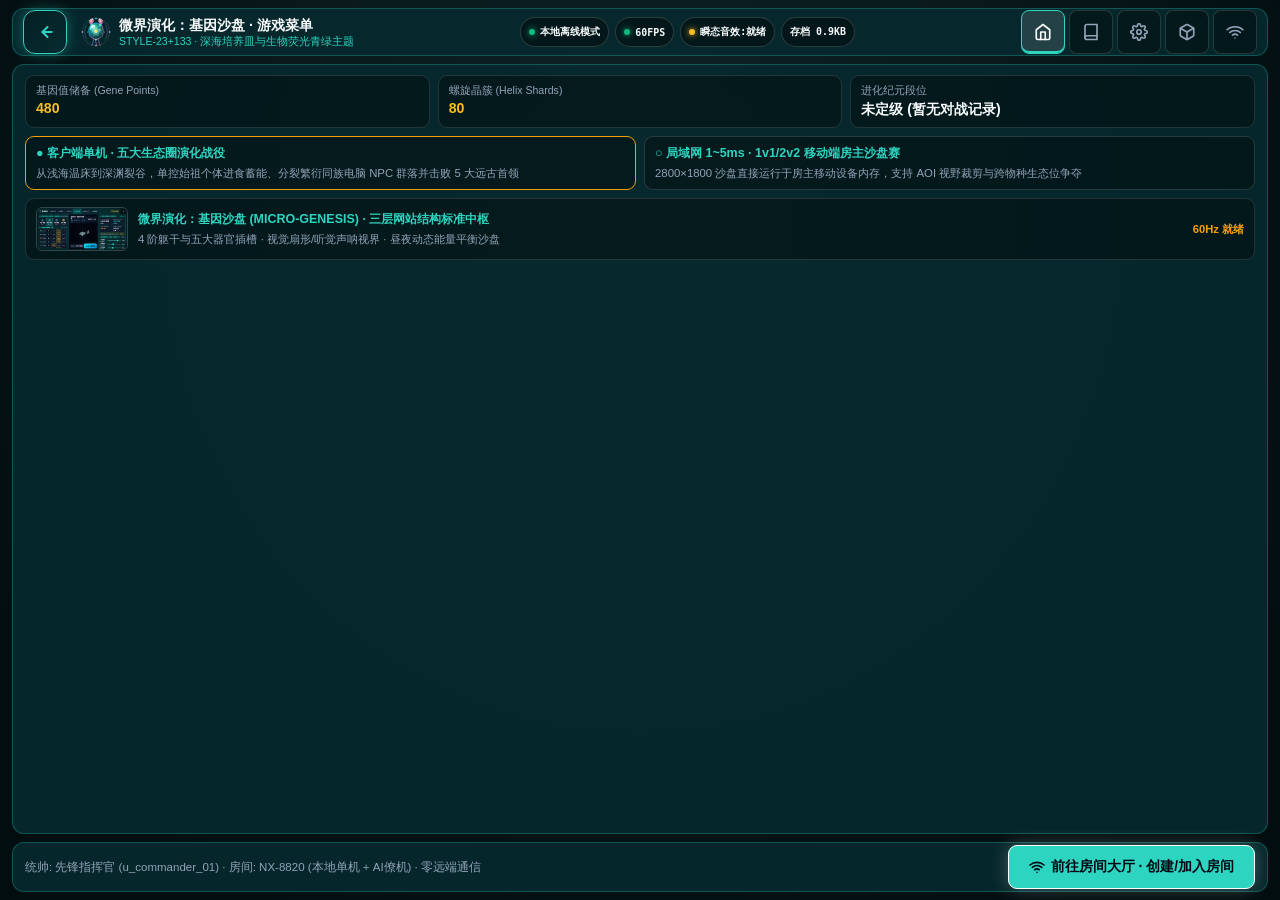
<file: genesis/index.html>
<!DOCTYPE html>
<html lang="zh-CN">
<head>
  <meta charset="UTF-8" />
  <meta name="viewport" content="width=device-width, initial-scale=1.0, maximum-scale=1.0, user-scalable=no, viewport-fit=cover" />
  <meta name="theme-color" content="#03181c" />
  <title>微界演化：基因沙盘 · MICRO-GENESIS | Nexus-Mini</title>
  <link rel="icon" type="image/svg+xml" href="../assets/micro-genesis/icon.svg" />
  <link rel="stylesheet" href="../assets/micro-genesis/style.css" />
  <style>
    :root {
      /* 【5】50% 基础底色体系 (Base Void) */
      --mg-bg-void: #03181c;
      --mg-bg-petri: radial-gradient(circle at 50% 50%, #0a3a40 0%, #03181c 85%);
      --mg-fluid-mesh: rgba(45, 212, 191, 0.04);
      --mg-ambient-vignette: rgba(3, 7, 18, 0.85);

      /* 【3】30% 结构层与细胞体 (Structural Panels & Biomass) */
      --mg-glass-panel: rgba(6, 44, 48, 0.84);
      --mg-glass-card: rgba(10, 58, 64, 0.78);
      --mg-glass-blur: blur(12px);
      --mg-border-subtle: rgba(45, 212, 191, 0.28);
      --mg-border-hover: rgba(45, 212, 191, 0.62);
      --mg-organ-skeleton: #94a3b8;
      --mg-text-primary: #f8fafc;
      --mg-text-secondary: #94a3b8;
      --mg-text-muted: #64748b;

      /* 【1】10% 绝对焦点点睛 (Accent Focus) */
      --mg-accent-cyan: #2dd4bf;
      --mg-accent-gold: #fbbf24;
      --mg-accent-crimson: #ef4444;
      --mg-accent-emerald: #10b981;
      --mg-accent-purple: #a855f7;
    }

    * {
      box-sizing: border-box;
      margin: 0;
      padding: 0;
      user-select: none;
      -webkit-tap-highlight-color: transparent;
    }

    html, body {
      width: 100vw;
      height: 100dvh;
      overflow: hidden;
      overscroll-behavior: none;
      background: var(--mg-bg-void);
      background-image:
        linear-gradient(var(--mg-fluid-mesh) 1px, transparent 1px),
        linear-gradient(90deg, var(--mg-fluid-mesh) 1px, transparent 1px),
        var(--mg-bg-petri);
      background-size: 28px 28px, 28px 28px, 100% 100%;
      color: var(--mg-text-primary);
      font-family: 'Noto Sans SC', -apple-system, BlinkMacSystemFont, 'Segoe UI', sans-serif;
    }

    /* 顶部六大页面导航栏 (局外页面 1~5 显示，页面 6 隐藏以保持纯图标沉浸视界) */
    #mg-top-nav {
      position: fixed;
      top: max(6px, env(safe-area-inset-top));
      left: max(10px, env(safe-area-inset-left));
      right: max(64px, calc(env(safe-area-inset-right) + 56px));
      height: 48px;
      z-index: 500;
      display: flex;
      align-items: center;
      justify-content: space-between;
      gap: 6px;
      background: var(--mg-glass-panel);
      backdrop-filter: var(--mg-glass-blur);
      border: 1px solid var(--mg-border-subtle);
      border-radius: 12px;
      padding: 0 10px 0 56px;
    }
    body.in-arena-view #mg-top-nav {
      display: none;
    }
    .nav-brand {
      display: flex;
      align-items: center;
      gap: 6px;
      font-size: 0.82rem;
      font-weight: 800;
      color: var(--mg-text-primary);
      white-space: nowrap;
      padding-right: 4px;
    }
    .nav-tabs {
      display: flex;
      align-items: center;
      gap: 4px;
      flex: 1;
      overflow-x: auto;
      scrollbar-width: none;
    }
    .nav-tabs::-webkit-scrollbar { display: none; }
    .nav-tab-btn {
      min-width: 44px;
      min-height: 44px;
      padding: 0 10px;
      border-radius: 8px;
      border: 1px solid rgba(148, 163, 184, 0.2);
      background: rgba(15, 23, 42, 0.72);
      color: var(--mg-text-secondary);
      cursor: pointer;
      display: inline-flex;
      align-items: center;
      justify-content: center;
      transition: all 0.15s ease;
    }
    .nav-tab-btn svg {
      width: 18px;
      height: 18px;
      pointer-events: none;
    }
    .nav-tab-btn:hover {
      border-color: var(--mg-border-hover);
      color: var(--mg-text-primary);
    }
    .nav-tab-btn.active {
      background: rgba(45, 212, 191, 0.14);
      border-color: var(--mg-accent-cyan);
      color: var(--mg-accent-cyan);
      box-shadow: 0 0 12px rgba(45, 212, 191, 0.22);
    }
    .nav-gp-badge {
      display: flex;
      align-items: center;
      gap: 5px;
      padding: 4px 10px;
      border-radius: 999px;
      background: rgba(251, 191, 36, 0.12);
      border: 1px solid rgba(251, 191, 36, 0.45);
      color: var(--mg-accent-gold);
      font-size: 0.72rem;
      font-weight: 800;
      white-space: nowrap;
    }

    /* 六大一级页面容器 */
    .mg-page {
      position: fixed;
      top: calc(max(6px, env(safe-area-inset-top)) + 54px);
      bottom: max(8px, env(safe-area-inset-bottom));
      left: max(10px, env(safe-area-inset-left));
      right: max(10px, env(safe-area-inset-right));
      display: none;
      z-index: 200;
      overflow: hidden;
    }
    .mg-page.active {
      display: flex;
    }
    #page-arena {
      top: 0;
      bottom: 0;
      left: 0;
      right: 0;
      z-index: 100;
    }

    /* 通用毛玻璃面板与按钮 */
    .glass-col {
      background: var(--mg-glass-panel);
      backdrop-filter: var(--mg-glass-blur);
      border: 1px solid var(--mg-border-subtle);
      border-radius: 12px;
      padding: 8px 10px;
      display: flex;
      flex-direction: column;
      gap: 6px;
      overflow-y: auto;
      overflow-x: hidden;
      min-width: 0;
      min-height: 0;
      overscroll-behavior: contain;
    }
    .sec-title {
      font-size: 0.70rem;
      font-weight: 800;
      color: var(--mg-accent-cyan);
      display: flex;
      align-items: center;
      justify-content: space-between;
      gap: 4px;
      border-bottom: 1px solid rgba(45, 212, 191, 0.14);
      padding-bottom: 3px;
      white-space: nowrap;
    }
    .sec-sub {
      font-size: 0.66rem;
      color: var(--mg-text-secondary);
      font-weight: 600;
    }
    .cta-primary {
      min-height: 44px;
      padding: 0 16px;
      border-radius: 10px;
      border: 1.5px solid #67e8f9;
      background: linear-gradient(135deg, #2dd4bf 0%, #0284c7 100%);
      color: #030712;
      font-size: 0.8rem;
      font-weight: 900;
      cursor: pointer;
      display: inline-flex;
      align-items: center;
      justify-content: center;
      gap: 6px;
      white-space: nowrap;
      box-shadow: 0 0 18px rgba(45, 212, 191, 0.35);
      transition: transform 0.12s ease, box-shadow 0.15s ease;
    }
    .cta-primary:active { transform: scale(0.96); }
    .btn-ghost {
      min-width: 44px;
      min-height: 44px;
      padding: 0 11px;
      border-radius: 8px;
      border: 1px solid var(--mg-border-subtle);
      background: rgba(15, 23, 42, 0.85);
      color: var(--mg-text-primary);
      font-size: 0.72rem;
      font-weight: 700;
      cursor: pointer;
      display: inline-flex;
      align-items: center;
      justify-content: center;
      gap: 5px;
      white-space: nowrap;
    }
    .btn-ghost:hover { border-color: var(--mg-border-hover); }
    .btn-ghost.gold {
      border-color: rgba(251, 191, 36, 0.45);
      color: var(--mg-accent-gold);
    }
    .btn-ghost.danger {
      border-color: rgba(239, 68, 68, 0.45);
      color: var(--mg-accent-crimson);
    }

    /* 页面 1：游戏介绍 */
    .intro-grid {
      display: grid;
      grid-template-columns: repeat(4, 1fr);
      gap: 8px;
      flex: 1;
      min-height: 0;
    }
    .intro-card {
      background: var(--mg-glass-card);
      border: 1px solid var(--mg-border-subtle);
      border-radius: 10px;
      padding: 10px;
      display: flex;
      flex-direction: column;
      gap: 6px;
      overflow-y: auto;
    }
    .intro-card h3 {
      font-size: 0.78rem;
      color: var(--mg-accent-cyan);
      display: flex;
      align-items: center;
      gap: 6px;
    }
    .intro-card p, .intro-card li {
      font-size: 0.68rem;
      line-height: 1.45;
      color: var(--mg-text-secondary);
    }
    .intro-card ul { padding-left: 14px; display: flex; flex-direction: column; gap: 4px; }
    .intro-card strong { color: var(--mg-text-primary); }

    /* 页面 2：基因库 & 页面 3：化石记录 */
    .split-layout {
      display: grid;
      grid-template-columns: 1.35fr 1fr;
      gap: 8px;
      width: 100%;
      height: 100%;
    }
    .species-card-grid {
      display: grid;
      grid-template-columns: repeat(auto-fill, minmax(145px, 1fr));
      gap: 7px;
    }
    .sp-card, .species-card {
      background: rgba(15, 23, 42, 0.82);
      border: 1.5px solid rgba(148, 163, 184, 0.22);
      border-radius: 10px;
      padding: 8px;
      cursor: pointer;
      display: flex;
      flex-direction: column;
      gap: 5px;
      transition: all 0.14s ease;
    }
    .sp-card:hover, .species-card:hover { border-color: var(--mg-border-hover); }
    .sp-card.selected, .species-card.selected {
      border-color: var(--mg-accent-cyan);
      background: rgba(45, 212, 191, 0.09);
      box-shadow: 0 0 14px rgba(45, 212, 191, 0.18);
    }
    .sp-card-top {
      display: flex;
      align-items: center;
      gap: 7px;
    }
    .sp-thumb {
      width: 42px;
      height: 42px;
      border-radius: 8px;
      background: rgba(3, 7, 18, 0.75);
      border: 1px solid rgba(45, 212, 191, 0.18);
      display: flex;
      align-items: center;
      justify-content: center;
      position: relative;
      flex-shrink: 0;
    }
    .sp-thumb img { width: 34px; height: 34px; object-fit: contain; }
    .sp-title {
      font-size: 0.74rem;
      font-weight: 800;
      color: var(--mg-text-primary);
      white-space: nowrap;
      overflow: hidden;
      text-overflow: ellipsis;
    }
    .sp-meta {
      font-size: 0.64rem;
      color: var(--mg-text-secondary);
      display: flex;
      align-items: center;
      gap: 4px;
      flex-wrap: wrap;
    }
    .badge-tag {
      padding: 1px 5px;
      border-radius: 4px;
      font-size: 0.6rem;
      font-weight: 700;
      background: rgba(45, 212, 191, 0.14);
      color: var(--mg-accent-cyan);
      border: 1px solid rgba(45, 212, 191, 0.3);
      white-space: nowrap;
    }
    .badge-tag.gold {
      background: rgba(251, 191, 36, 0.14);
      color: var(--mg-accent-gold);
      border-color: rgba(251, 191, 36, 0.35);
    }
    .badge-tag.red {
      background: rgba(239, 68, 68, 0.15);
      color: #fca5a5;
      border-color: rgba(239, 68, 68, 0.4);
    }
    .badge-tag.green {
      background: rgba(16, 185, 129, 0.15);
      color: #6ee7b7;
      border-color: rgba(16, 185, 129, 0.4);
    }

    /* 页面 4：编辑页面三栏布局 */
    .editor-layout {
      display: grid;
      grid-template-columns: 1.15fr 1.1fr 1.05fr;
      gap: 8px;
      width: 100%;
      height: 100%;
    }
    .torso-row {
      display: grid;
      grid-template-columns: repeat(4, 1fr);
      gap: 5px;
    }
    .torso-btn {
      min-width: 44px;
      min-height: 44px;
      background: rgba(15, 23, 42, 0.85);
      border: 1.5px solid rgba(148, 163, 184, 0.22);
      border-radius: 8px;
      padding: 5px 3px;
      cursor: pointer;
      display: flex;
      flex-direction: column;
      align-items: center;
      justify-content: center;
      gap: 2px;
      color: var(--mg-text-primary);
    }
    .torso-btn.active {
      border-color: var(--mg-accent-cyan);
      background: rgba(45, 212, 191, 0.12);
    }
    .torso-btn img { width: 28px; height: 28px; object-fit: contain; }
    .torso-btn .t-name { font-size: 0.65rem; font-weight: 800; white-space: nowrap; }
    .torso-btn .t-sub { font-size: 0.56rem; color: var(--mg-text-secondary); white-space: nowrap; }

    .slot-editor-list {
      display: flex;
      flex-direction: column;
      gap: 4px;
      flex: 1;
      overflow-y: auto;
      overflow-x: hidden;
    }
    .slot-row, .slot-item-row {
      background: rgba(15, 23, 42, 0.78);
      border: 1px solid rgba(148, 163, 184, 0.2);
      border-radius: 7px;
      padding: 3px 5px;
      display: flex;
      align-items: center;
      justify-content: space-between;
      gap: 4px;
      min-height: 44px;
    }
    .slot-ico {
      width: 22px;
      height: 22px;
      border-radius: 5px;
      background: rgba(3, 7, 18, 0.85);
      border: 1px solid rgba(45, 212, 191, 0.22);
      display: flex;
      align-items: center;
      justify-content: center;
      flex-shrink: 0;
    }
    .slot-ico img { width: 18px; height: 18px; object-fit: contain; display: block; }
    .slot-cat {
      font-size: 0.58rem;
      font-weight: 700;
      color: var(--mg-text-secondary);
      width: 38px;
      flex-shrink: 0;
      white-space: nowrap;
    }
    .mg-select, .mg-input, .slot-select {
      background: rgba(3, 7, 18, 0.9);
      border: 1px solid rgba(45, 212, 191, 0.28);
      border-radius: 6px;
      color: var(--mg-text-primary);
      font-size: 0.62rem;
      padding: 2px 4px;
      min-height: 44px;
      outline: none;
    }
    .slot-select {
      flex: 1;
      min-width: 0;
      text-overflow: ellipsis;
    }
    .lvl-btn-group, .lvl-pill-group {
      display: inline-flex;
      gap: 2px;
      flex-shrink: 0;
    }
    .lvl-btn, .lvl-pill {
      min-width: 44px;
      min-height: 44px;
      padding: 0 3px;
      border-radius: 6px;
      border: 1px solid rgba(148, 163, 184, 0.25);
      background: rgba(15, 23, 42, 0.9);
      color: var(--mg-text-secondary);
      font-size: 0.62rem;
      font-weight: 800;
      cursor: pointer;
    }
    .lvl-btn.active, .lvl-pill.active {
      border-color: var(--mg-accent-gold);
      background: rgba(251, 191, 36, 0.18);
      color: var(--mg-accent-gold);
    }
    *::-webkit-scrollbar { width: 4px; height: 4px; }
    *::-webkit-scrollbar-track { background: rgba(3, 7, 18, 0.4); }
    *::-webkit-scrollbar-thumb { background: rgba(45, 212, 191, 0.28); border-radius: 4px; }

    .stat-mini-grid {
      display: grid;
      grid-template-columns: repeat(2, 1fr);
      gap: 5px;
    }
    .stat-box {
      background: rgba(15, 23, 42, 0.78);
      border: 1px solid rgba(148, 163, 184, 0.18);
      border-radius: 8px;
      padding: 5px 8px;
    }
    .stat-box .lbl { font-size: 0.6rem; color: var(--mg-text-secondary); }
    .stat-box .val { font-size: 0.8rem; font-weight: 900; color: var(--mg-text-primary); }
    .stat-box .val.cyan { color: var(--mg-accent-cyan); }
    .stat-box .val.gold { color: var(--mg-accent-gold); }

    .ai-slider-row {
      display: flex;
      align-items: center;
      justify-content: space-between;
      gap: 6px;
      font-size: 0.64rem;
    }
    .ai-slider-row input[type="range"] {
      flex: 1;
      accent-color: var(--mg-accent-cyan);
      height: 5px;
      cursor: pointer;
    }

    /* 页面 5：游戏大厅 */
    .lobby-layout {
      display: grid;
      grid-template-columns: 1.15fr 1fr;
      gap: 8px;
      width: 100%;
      height: 100%;
    }
    .numpad-grid {
      display: grid;
      grid-template-columns: repeat(6, 1fr);
      gap: 4px;
    }
    .numpad-btn {
      min-width: 44px;
      min-height: 44px;
      border-radius: 7px;
      border: 1px solid rgba(45, 212, 191, 0.25);
      background: rgba(15, 23, 42, 0.9);
      color: var(--mg-text-primary);
      font-size: 0.76rem;
      font-weight: 800;
      cursor: pointer;
    }
    .numpad-btn:active { background: rgba(45, 212, 191, 0.22); }

    /* 页面 6：游戏画面 (纯 SVG 图标 HUD + 局内基因库抽屉) */
    #petri-canvas {
      position: fixed;
      inset: 0;
      width: 100%;
      height: 100%;
      display: block;
      touch-action: none;
    }
    .arena-top-hud {
      position: fixed;
      top: max(10px, env(safe-area-inset-top));
      left: max(14px, env(safe-area-inset-left));
      right: max(70px, calc(env(safe-area-inset-right) + 58px));
      z-index: 150;
      display: flex;
      align-items: center;
      justify-content: space-between;
      pointer-events: none;
    }
    .arena-bars-pill {
      pointer-events: auto;
      background: var(--mg-glass-panel);
      backdrop-filter: var(--mg-glass-blur);
      border: 1px solid var(--mg-border-subtle);
      border-radius: 999px;
      padding: 5px 12px;
      display: flex;
      align-items: center;
      gap: 10px;
    }
    .icon-meter {
      display: flex;
      align-items: center;
      gap: 5px;
    }
    .meter-track {
      width: 68px;
      height: 8px;
      border-radius: 999px;
      background: rgba(15, 23, 42, 0.95);
      border: 1px solid rgba(148, 163, 184, 0.25);
      overflow: hidden;
    }
    .meter-fill {
      height: 100%;
      border-radius: 999px;
      transition: width 0.12s ease;
    }
    .arena-bottom-hud {
      position: fixed;
      bottom: max(12px, env(safe-area-inset-bottom));
      left: max(14px, env(safe-area-inset-left));
      right: max(14px, env(safe-area-inset-right));
      z-index: 150;
      display: flex;
      align-items: center;
      justify-content: space-between;
      pointer-events: none;
    }
    .arena-btn-cluster {
      pointer-events: auto;
      display: flex;
      align-items: center;
      gap: 10px;
    }
    .pure-svg-btn {
      width: 50px;
      height: 50px;
      min-width: 50px;
      min-height: 50px;
      border-radius: 50%;
      background: var(--mg-glass-panel);
      backdrop-filter: var(--mg-glass-blur);
      border: 1.8px solid var(--mg-border-subtle);
      color: var(--mg-text-primary);
      display: inline-flex;
      align-items: center;
      justify-content: center;
      cursor: pointer;
      position: relative;
      box-shadow: 0 6px 18px rgba(0, 0, 0, 0.6);
      transition: transform 0.12s ease, border-color 0.15s ease;
    }
    .pure-svg-btn:active { transform: scale(0.91); }
    .pure-svg-btn.primary-orb {
      width: 62px;
      height: 62px;
      min-width: 62px;
      min-height: 62px;
      border: 2px solid var(--mg-accent-cyan);
      background: radial-gradient(circle at 35% 35%, rgba(45, 212, 191, 0.28), rgba(13, 20, 36, 0.92));
      box-shadow: 0 0 20px rgba(45, 212, 191, 0.35);
    }
    .pure-svg-btn.skill-orb {
      width: 54px;
      height: 54px;
      min-width: 54px;
      min-height: 54px;
      border: 1.8px solid var(--mg-accent-gold);
    }
    .pure-svg-btn img {
      width: 28px;
      height: 28px;
      object-fit: contain;
      pointer-events: none;
    }
    .cd-ring-overlay {
      position: absolute;
      inset: 0;
      border-radius: 50%;
      background: rgba(3, 7, 18, 0.72);
      display: none;
      align-items: center;
      justify-content: center;
      pointer-events: none;
    }

    /* 限时赛顶部计分与倒计时胶囊 (#arena-match-hud) */
    .arena-match-scoreboard {
      pointer-events: auto;
      display: flex;
      align-items: center;
      gap: 8px;
      background: rgba(5, 22, 26, 0.92);
      backdrop-filter: blur(12px);
      border: 1.5px solid rgba(45, 212, 191, 0.45);
      border-radius: 999px;
      padding: 4px 12px;
      box-shadow: 0 6px 20px rgba(0, 0, 0, 0.65);
    }
    .match-timer-box {
      display: inline-flex;
      align-items: center;
      gap: 5px;
      font-family: Consolas, Monaco, monospace;
      font-size: 0.86rem;
      font-weight: 900;
      color: var(--mg-accent-cyan);
      padding-right: 8px;
      border-right: 1px solid rgba(45, 212, 191, 0.25);
    }
    .match-timer-box.final-phase {
      color: #f43f5e;
      animation: finalPhasePulse 0.9s infinite alternate;
    }
    @keyframes finalPhasePulse {
      from { text-shadow: 0 0 4px rgba(244, 63, 94, 0.4); transform: scale(1); }
      to { text-shadow: 0 0 14px rgba(244, 63, 94, 0.95); transform: scale(1.04); }
    }
    .match-nutrient-stat {
      display: flex;
      flex-direction: column;
      gap: 1px;
      font-size: 0.62rem;
      line-height: 1.15;
    }
    .match-phase-tag {
      padding: 2px 7px;
      border-radius: 999px;
      font-size: 0.60rem;
      font-weight: 800;
      background: rgba(16, 185, 129, 0.18);
      border: 1px solid rgba(16, 185, 129, 0.55);
      color: #6ee7b7;
      white-space: nowrap;
    }
    .match-phase-tag.locked {
      background: rgba(244, 63, 94, 0.22);
      border-color: rgba(244, 63, 94, 0.75);
      color: #fda4af;
    }

    /* 局内底部客户储存样本切换栏 (#arena-sample-switcher —— 游戏期间禁止生物编辑，仅可切换储存样本) */
    .arena-sample-switcher {
      pointer-events: auto;
      display: flex;
      align-items: center;
      gap: 6px;
      background: rgba(5, 20, 25, 0.92);
      backdrop-filter: blur(12px);
      border: 1.5px solid rgba(45, 212, 191, 0.42);
      border-radius: 14px;
      padding: 4px 8px;
      box-shadow: 0 8px 24px rgba(0, 0, 0, 0.75);
      max-width: min(520px, 62vw);
      overflow-x: auto;
    }
    .sample-slot-pill {
      min-height: 44px;
      min-width: 92px;
      padding: 3px 8px;
      border-radius: 10px;
      border: 1.5px solid rgba(45, 212, 191, 0.26);
      background: rgba(9, 32, 38, 0.86);
      color: var(--mg-text-primary);
      display: flex;
      align-items: center;
      gap: 6px;
      cursor: pointer;
      transition: all 0.15s ease;
      flex-shrink: 0;
    }
    .sample-slot-pill:hover {
      border-color: var(--mg-accent-cyan);
    }
    .sample-slot-pill.active {
      border-color: var(--mg-accent-cyan);
      background: linear-gradient(135deg, rgba(45, 212, 191, 0.24), rgba(16, 185, 129, 0.16));
      box-shadow: 0 0 14px rgba(45, 212, 191, 0.32);
    }
    .sample-slot-pill:disabled {
      opacity: 0.48;
      cursor: not-allowed;
    }
    .sample-slot-pill img {
      width: 24px;
      height: 24px;
      object-fit: contain;
      flex-shrink: 0;
    }
    .sample-slot-info {
      display: flex;
      flex-direction: column;
      align-items: flex-start;
      min-width: 0;
      line-height: 1.18;
    }
    .sample-slot-name {
      font-size: 0.64rem;
      font-weight: 800;
      color: var(--mg-text-primary);
      white-space: nowrap;
      overflow: hidden;
      text-overflow: ellipsis;
      max-width: 78px;
    }
    .sample-slot-sub {
      font-size: 0.55rem;
      color: var(--mg-accent-cyan);
      white-space: nowrap;
    }

    /* 中途死亡再次加入弹窗 (#arena-rejoin-modal) & 限时赛胜负结算弹窗 (#arena-settlement-modal) */
    .arena-modal-backdrop {
      position: fixed;
      inset: 0;
      z-index: 650;
      background: rgba(2, 10, 14, 0.82);
      backdrop-filter: blur(14px);
      display: none;
      align-items: center;
      justify-content: center;
      padding: 14px;
    }
    .arena-modal-backdrop.open {
      display: flex;
    }
    .arena-modal-card {
      width: min(680px, 94vw);
      max-height: 88dvh;
      background: linear-gradient(160deg, rgba(6, 28, 34, 0.96), rgba(3, 14, 18, 0.98));
      border: 1.5px solid rgba(45, 212, 191, 0.52);
      border-radius: 16px;
      padding: 14px 16px;
      display: flex;
      flex-direction: column;
      gap: 10px;
      box-shadow: 0 24px 64px rgba(0, 0, 0, 0.92);
      overflow-y: auto;
    }

    /* 轻提示胶囊 (Toast) */
    #mg-toast {
      position: fixed;
      top: 58px;
      left: 50%;
      transform: translateX(-50%);
      z-index: 9500;
      background: rgba(9, 14, 26, 0.94);
      border: 1px solid var(--mg-accent-cyan);
      color: var(--mg-text-primary);
      padding: 7px 16px;
      border-radius: 999px;
      font-size: 0.74rem;
      font-weight: 700;
      pointer-events: none;
      opacity: 0;
      transition: opacity 0.2s ease;
      box-shadow: 0 8px 24px rgba(0, 0, 0, 0.75);
      white-space: nowrap;
    }
    #mg-toast.show { opacity: 1; }
  </style>
</head>
<body>
  <!-- 顶部局外样本与进化点工坊导航栏 (仅在局外编辑样本/图鉴时显示，进入游戏房间战场时自动隐藏，严禁局内编辑生物) -->
  <nav id="mg-top-nav" aria-label="微界演化局外样本工坊导航" style="display:none;">
    <div style="display:flex;align-items:center;gap:8px;">
      <button class="btn-ghost" id="workshop-back-room-btn" style="min-height:44px;min-width:44px;padding:0 12px;border-color:var(--mg-accent-cyan);color:var(--mg-accent-cyan);font-weight:800;">
        ◀ 保存并返回房间大厅
      </button>
      <div class="nav-brand">
        <img src="../assets/micro-genesis/icon.svg" alt="" width="20" height="20" />
        <span>局外样本与进化点工坊</span>
      </div>
    </div>
    <div class="nav-tabs">
      <button class="nav-tab-btn active" data-page="editor" id="tab-btn-editor" title="客户样本装配与进化点商店" aria-label="客户样本工坊">
        <svg width="16" height="16" viewBox="0 0 24 24" fill="none" stroke="currentColor" stroke-width="2.2"><line x1="4" y1="21" x2="4" y2="14"/><line x1="4" y1="10" x2="4" y2="3"/><line x1="12" y1="21" x2="12" y2="12"/><line x1="12" y1="8" x2="12" y2="3"/><line x1="20" y1="21" x2="20" y2="16"/><line x1="20" y1="12" x2="20" y2="3"/><line x1="1" y1="14" x2="7" y2="14"/><line x1="9" y1="8" x2="15" y2="8"/><line x1="17" y1="16" x2="23" y2="16"/></svg>
      </button>
      <button class="nav-tab-btn" data-page="gene-bank" id="tab-btn-gene-bank" title="客户样本库与基因码导入导出" aria-label="样本库">
        <svg width="16" height="16" viewBox="0 0 24 24" fill="none" stroke="currentColor" stroke-width="2.2"><polygon points="12 2 2 7 12 12 22 7 12 2"/><polyline points="2 17 12 22 22 17"/><polyline points="2 12 12 17 22 12"/></svg>
      </button>
      <button class="nav-tab-btn" data-page="fossil" id="tab-btn-fossil" title="官方器官与首领图鉴" aria-label="化石图鉴">
        <svg width="16" height="16" viewBox="0 0 24 24" fill="none" stroke="currentColor" stroke-width="2.2"><path d="M19 21l-7-5-7 5V5a2 2 0 0 1 2-2h10a2 2 0 0 1 2 2z"/></svg>
      </button>
      <button class="nav-tab-btn" data-page="intro" id="tab-btn-intro" title="限时规则与营养胜负说明" aria-label="规则介绍">
        <svg width="16" height="16" viewBox="0 0 24 24" fill="none" stroke="currentColor" stroke-width="2.2"><circle cx="12" cy="12" r="10"/><line x1="12" y1="16" x2="12" y2="12"/><line x1="12" y1="8" x2="12.01" y2="8"/></svg>
      </button>
    </div>
    <div style="display:flex;align-items:center;gap:6px;">
      <div class="nav-gp-badge" title="胜利奖励进化点 (用于解锁器官、购买样本槽位、购买器官)">
        <svg width="13" height="13" viewBox="0 0 24 24" fill="none" stroke="currentColor" stroke-width="2.4"><polygon points="12 2 21 8.5 17.5 20 6.5 20 3 8.5"/></svg>
        <span id="nav-ep-text">进化点: 260 EP</span>
      </div>
      <button class="btn-ghost gold" id="workshop-buy-slot-btn" style="min-height:44px;min-width:44px;padding:0 9px;font-size:0.64rem;white-space:nowrap;">
        + 购买样本槽位 (120 EP)
      </button>
    </div>
  </nav>

  <!-- 轻提示 Toast -->
  <div id="mg-toast" role="status" aria-live="polite"></div>

  <!-- =====================================================================
       页面 1：游戏介绍 (#page-intro —— 介绍游戏规则)
       ===================================================================== -->
  <section class="mg-page" id="page-intro">
    <div class="glass-col" style="width:100%;height:100%;">
      <div class="sec-title">
        <span>1. 游戏介绍 · 《微界演化：基因沙盘》世界观与法则手册</span>
        <span class="sec-sub">40亿年前埃迪卡拉深海原汤 · 五阶地质演化纪元 · 四层感官渐变视界</span>
      </div>
      <div style="background:linear-gradient(90deg,rgba(10,51,64,0.72),rgba(15,23,42,0.85));border:1px solid rgba(45,212,191,0.32);border-radius:8px;padding:5px 9px;font-size:0.64rem;color:var(--mg-text-secondary);line-height:1.38;">
        <strong style="color:var(--mg-accent-cyan);">【世界观背景 · 埃迪卡拉原汤纪元】</strong>：40亿年前地球原始海洋在海底热液与宇宙射线催化下化为沸腾的<strong>深海培养皿（2800×1800）</strong>。你将化身第一缕自我复制的<strong>始祖原核体</strong>，从中央温润的<strong>【起源浅滩 (Genesis Shoal)】</strong>苏醒，依次跨越<strong>① 浅海温床（丁达尔焦散） ➔ ② 嗜热喷口（黑烟囱熔岩裂隙） ➔ ③ 极寒冰隙（雪球六角冰晶） ➔ ④ 剧毒沼泽（大氧化腐殖酸海） ➔ ⑤ 深渊裂谷（超深渊无光带）</strong>五大地质纪元！
      </div>
      <div class="intro-grid">
        <div class="intro-card">
          <h3>
            <img src="../assets/micro-genesis/sprites/core-vacuole-lv3.svg" alt="" width="22" height="22" />
            <span>① 三维核心数据闭环</span>
          </h3>
          <ul>
            <li><strong>生命值 (HP)</strong>：个体存活状态，$\le 0$ 时死亡裂解为有机肉块（同族禁食己方遗骸）；饱食度 $>60\%$ 时经核心器官缓慢回血。</li>
            <li><strong>能量值 (Energy)</strong>：通过进食微藻/肉块补充，随时间按总代谢 <strong>BMR</strong> 下降；加速/普攻耗少量，主动技能耗中等，分裂/进化耗大量；<strong>归零则每秒扣减 5% MaxHP</strong>。</li>
            <li><strong>基因值 (GP)</strong>：击败敌人按概率掉落（<strong>玩家亲手击杀 75% 高概率</strong>，<strong>同族电脑 NPC 击杀 12% 低概率</strong>，首领 100%），全种群共享用于解锁器官与进化。</li>
          </ul>
        </div>
        <div class="intro-card">
          <h3>
            <img src="../assets/micro-genesis/sprites/torso-t3-predator.svg" alt="" width="22" height="22" />
            <span>② 躯干与五大器官插槽</span>
          </h3>
          <ul>
            <li><strong>修改躯干 = 新种群诞生</strong>：T01~T04 四阶躯干决定基础生命、体积 $V$ 与插槽数（5 / 7 / 9 / 12 槽）；<strong>体积越大自然能耗越高、移动与转向阻尼越大</strong>（非越大越强）。</li>
            <li><strong>五大插槽</strong>：<strong>核心</strong>（消化/循环/生殖）、<strong>感官</strong>（眼/耳）、<strong>口部</strong>（植食高转化/肉食强撕咬/杂食兼顾）、<strong>运动</strong>（推进/转向/位移技）、<strong>功能</strong>（鳞片/拟态/墨囊/毒腺/骨刺/放电）。</li>
          </ul>
        </div>
        <div class="intro-card">
          <h3>
            <img src="../assets/micro-genesis/sprites/sensory-eye-lv3.svg" alt="" width="22" height="22" />
            <span>③ 感官视界与昼夜平衡</span>
          </h3>
          <ul>
            <li><strong>近体绝对感知区</strong>：在个体附近（<code>108~123px</code>）始终呈现 <strong>360° 全彩高清界面</strong>，外缘与周围感官区平滑渐变融合。</li>
            <li><strong>视觉器官 (眼)</strong>：前向长距离彩色扇形（白昼 <code>380~560px</code> / 黑夜 <code>215~320px</code>），<strong>中心清晰对焦，越靠外缘越模糊</strong>并与周围背景柔和融合。</li>
            <li><strong>听觉器官 (耳)</strong>：扩展 <strong>360° 广域声呐区</strong>（半径 <code>420~600px</code>，危险红/食物黄/同类绿），<strong>距离越远信号越弱</strong>，外缘平滑融入深海背景。</li>
          </ul>
        </div>
        <div class="intro-card">
          <h3>
            <img src="../assets/micro-genesis/sprites/util-electric-lv3.svg" alt="" width="22" height="22" />
            <span>④ 限时营养争夺与局外进化点经济</span>
          </h3>
          <ul>
            <li><strong>房间直达战场 &amp; 局内禁改生物</strong>：从房间启动游戏直接进入战场！对局期间<strong>严禁生物编辑</strong>，仅可使用并<strong>实时切换客户储存的样本</strong>。</li>
            <li><strong>限时胜负 &amp; 中途重返</strong>：每局为 <strong>180 秒限时游戏</strong>，最终通过<strong>控制的种群营养物质总和</strong>判定胜负；<strong>常规阶段中途死亡可选择样本再次加入，最后 30 秒决胜阶段禁止复活</strong>。</li>
            <li><strong>进化点 (EP) 经济</strong>：游戏胜利奖励<strong>进化点 (EP)</strong>，可在局外样本工坊中用于<strong>① 解锁器官、② 购买样本槽位、③ 购买器官库存</strong>。</li>
          </ul>
        </div>
      </div>
      <div style="display:flex;align-items:center;justify-content:space-between;padding-top:2px;">
        <div style="display:flex;gap:6px;">
          <button class="btn-ghost" id="intro-to-fossil-btn">浏览 3.化石记录 (官方物种)</button>
          <button class="btn-ghost gold" id="intro-to-lobby-btn">前往 5.游戏大厅 (局域网房间)</button>
        </div>
        <button class="cta-primary" id="intro-to-editor-btn">前往 4.编辑页面 设计物种 ➔</button>
      </div>
    </div>
  </section>

  <!-- =====================================================================
       页面 2：基因库 (#page-gene-bank —— 记录玩家设计的物种)
       ===================================================================== -->
  <section class="mg-page" id="page-gene-bank">
    <div class="split-layout">
      <div class="glass-col">
        <div class="sec-title">
          <span>2. 个人基因库 · 记录玩家设计的自创物种 (<span id="gb-count-lbl">3</span> 种)</span>
          <span class="sec-sub">点击卡片查看详情、设为出战或勾选投入沙盘</span>
        </div>
        <div class="species-card-grid" id="gb-card-list"></div>
        <div style="margin-top:auto;padding-top:6px;border-top:1px solid rgba(45,212,191,0.14);display:flex;align-items:center;gap:6px;">
          <input type="text" class="mg-input" id="gb-import-input" placeholder="粘贴 Base64URL 基因序列码导入物种..." style="flex:1;" />
          <button class="btn-ghost gold" id="gb-import-btn">导入基因码</button>
          <button class="btn-ghost" id="gb-new-species-btn">+ 新建物种</button>
        </div>
      </div>
      <div class="glass-col" id="gb-detail-panel">
        <!-- 由 JS 动态渲染选中玩家物种的详情、五维数值、基因码导出与操作按钮 -->
      </div>
    </div>
  </section>

  <!-- =====================================================================
       页面 3：化石记录 (#page-fossil —— 记录官方物种与远古首领)
       ===================================================================== -->
  <section class="mg-page" id="page-fossil">
    <div class="split-layout">
      <div class="glass-col">
        <div class="sec-title">
          <span>3. 官方标准生态物种化石档案 (只读图鉴 · 支持一键克隆编辑)</span>
          <span class="sec-sub">5 大官方预设物种 (T01~T04)</span>
        </div>
        <div class="species-card-grid" id="fossil-species-list"></div>
        <div class="sec-title" style="margin-top:4px;">
          <span>全谱系 16 大器官分支 × 3 阶进化图鉴 (Lv.1 ➔ Lv.2 ➔ Lv.3)</span>
          <span class="sec-sub">55 枚多层 SVG 矢量资产</span>
        </div>
        <div id="fossil-organ-catalog" style="display:grid;grid-template-columns:repeat(3,1fr);gap:6px;overflow-y:auto;"></div>
      </div>
      <div class="glass-col">
        <div class="sec-title">
          <span>五大远古史诗微观首领名录 (Apex Bosses)</span>
          <span class="sec-sub" style="color:var(--mg-accent-gold);">100% 掉落高额 GP</span>
        </div>
        <div id="fossil-boss-list" style="display:flex;flex-direction:column;gap:5px;flex:1;overflow-y:auto;"></div>
        <button class="cta-primary" id="fossil-clone-to-editor-btn" style="width:100%;">
          以此化石为蓝本编辑 (克隆至 4.编辑页面)
        </button>
      </div>
    </div>
  </section>

  <!-- =====================================================================
       页面 4：局外样本与进化点工坊 (#page-editor —— 仅限房间对局外使用进化点解锁/购买器官、购买样本槽位、装配客户样本)
       ===================================================================== -->
  <section class="mg-page" id="page-editor">
    <div class="editor-layout">
      <!-- 左栏：客户样本槽位选择 + 4阶躯干底盘 + 五大器官插槽装配 (支持进化点解锁器官与购买器官库存) -->
      <div class="glass-col">
        <div class="sec-title">
          <span>客户储存样本槽 (<span id="editor-slot-count-lbl">3 / 6 槽</span>)</span>
          <button type="button" class="btn-ghost gold" id="editor-buy-slot-inline-btn" style="min-height:44px;min-width:44px;padding:0 8px;font-size:0.60rem;white-space:nowrap;">+ 购买样本槽位</button>
        </div>
        <div id="editor-sample-slots-bar" style="display:flex;gap:5px;overflow-x:auto;padding-bottom:2px;flex-shrink:0;"></div>

        <div class="sec-title" style="margin-top:2px;">
          <span>1. 躯干核心底盘 (使用进化点解锁高阶躯干)</span>
          <span class="sec-sub">4 阶体积制衡</span>
        </div>
        <div class="torso-row" id="editor-torso-row"></div>
        <div class="sec-title">
          <span>2. 五大器官插槽 (<span id="editor-slot-cap-lbl">7 槽</span> · 进化点解锁与购买器官)</span>
          <span class="sec-sub">Lv.1 ~ Lv.3</span>
        </div>
        <div class="slot-editor-list" id="editor-slot-list"></div>
      </div>

      <!-- 中栏：实时多节连续贝塞尔生物体节与昼夜感官仿真培养皿 -->
      <div class="glass-col" style="position:relative;padding:8px;justify-content:space-between;background:radial-gradient(circle at 50% 48%, rgba(8,22,48,0.92) 0%, rgba(3,7,18,0.96) 85%);">
        <div style="display:flex;align-items:center;justify-content:space-between;gap:6px;z-index:2;">
          <div style="background:rgba(15,23,42,0.85);border:1px solid var(--mg-border-subtle);border-radius:8px;padding:4px 8px;">
            <div style="font-size:0.72rem;font-weight:800;color:var(--mg-text-primary);" id="editor-preview-title">当前样本：夜行声呐刺猎虫</div>
            <div style="font-size:0.6rem;color:var(--mg-accent-cyan);" id="editor-preview-sub">流线三节真核体 (T02) · 肉食掠食者</div>
          </div>
          <button class="btn-ghost" id="editor-toggle-daynight-btn" style="min-height:44px;padding:0 9px;font-size:0.66rem;">
            预览环境：白昼
          </button>
        </div>
        <canvas id="editor-preview-canvas" width="320" height="210" style="width:100%;flex:1;min-height:130px;display:block;"></canvas>
        <div style="display:flex;align-items:center;gap:6px;z-index:2;">
          <div style="flex:1;display:flex;align-items:center;gap:5px;background:rgba(15,23,42,0.9);border:1px solid var(--mg-border-subtle);border-radius:9px;padding:4px 8px;">
            <span style="font-size:0.64rem;color:var(--mg-text-secondary);white-space:nowrap;">样本命名:</span>
            <input type="text" class="mg-input" id="editor-species-name" maxlength="12" value="夜行声呐刺猎虫" style="border:none;background:transparent;font-weight:800;width:100%;padding:2px;" />
          </div>
          <button class="btn-ghost" id="editor-save-to-gb-btn" style="min-height:44px;min-width:44px;padding:0 10px;border-color:var(--mg-accent-cyan);color:var(--mg-accent-cyan);white-space:nowrap;">
            <span>保存样本</span>
          </button>
          <button class="cta-primary" id="editor-quick-play-btn" style="min-height:44px;min-width:44px;padding:0 12px;white-space:nowrap;">
            <span>进入限时战场 ➔</span>
          </button>
        </div>
      </div>

      <!-- 右栏：进化点器官商城 (解锁器官/购买器官/购买样本槽) + 核心数据与 AI 倾向 -->
      <div class="glass-col">
        <div class="sec-title">
          <span>3. 进化点商城 · 解锁器官 / 购买器官库存</span>
          <span class="sec-sub" id="editor-ep-balance-lbl" style="color:var(--mg-accent-gold);font-weight:900;">进化点: 260 EP</span>
        </div>
        <div id="editor-ep-organ-shop" style="display:flex;flex-direction:column;gap:4px;max-height:128px;overflow-y:auto;padding-right:2px;border:1px solid rgba(45,212,191,0.18);border-radius:8px;padding:5px;background:rgba(4,18,22,0.75);"></div>

        <div class="sec-title" style="margin-top:2px;">
          <span>4. 样本三维核心属性与单兵营养值</span>
          <span class="sec-sub" id="editor-diet-badge" style="color:var(--mg-accent-emerald);">平衡合规</span>
        </div>
        <div class="stat-mini-grid">
          <div class="stat-box">
            <div class="lbl">生命上限 / 护甲</div>
            <div class="val" id="ed-stat-hp">140 HP</div>
          </div>
          <div class="stat-box">
            <div class="lbl">能量上限 / 消化</div>
            <div class="val cyan" id="ed-stat-energy">249 E</div>
          </div>
          <div class="stat-box">
            <div class="lbl">静态总代谢 (BMR)</div>
            <div class="val gold" id="ed-stat-bmr">4.05 E/s</div>
          </div>
          <div class="stat-box">
            <div class="lbl">航速 / 转向率</div>
            <div class="val" id="ed-stat-speed">152 px/s · 3.27</div>
          </div>
        </div>
        <div style="display:flex;align-items:center;justify-content:space-between;background:rgba(251,191,36,0.1);border:1px solid rgba(251,191,36,0.35);border-radius:8px;padding:3px 8px;font-size:0.62rem;">
          <span style="color:var(--mg-text-secondary);">初始个体营养物质基准:</span>
          <strong style="color:var(--mg-accent-gold);" id="ed-stat-gpcost">88 营养质</strong>
        </div>

        <div style="display:flex;flex-direction:column;gap:3px;">
          <div class="ai-slider-row">
            <span style="width:86px;">1. 掠食 (aggr)</span>
            <input type="range" min="0" max="100" value="75" id="ai-w-aggr" />
            <strong style="width:30px;text-align:right;" id="ai-val-aggr">75%</strong>
          </div>
          <div class="ai-slider-row">
            <span style="width:86px;">2. 群聚 (flock)</span>
            <input type="range" min="0" max="100" value="40" id="ai-w-flock" />
            <strong style="width:30px;text-align:right;" id="ai-val-flock">40%</strong>
          </div>
          <div class="ai-slider-row">
            <span style="width:86px;">3. 规避 (flee)</span>
            <input type="range" min="0" max="100" value="35" id="ai-w-flee" />
            <strong style="width:30px;text-align:right;" id="ai-val-flee">35%</strong>
          </div>
          <div class="ai-slider-row">
            <span style="width:86px;">4. 繁衍 (repro)</span>
            <input type="range" min="0" max="100" value="80" id="ai-w-repro" />
            <strong style="width:30px;text-align:right;" id="ai-val-repro">80%</strong>
          </div>
          <input type="range" min="0" max="100" value="25" id="ai-w-mut" style="display:none;" />
          <strong id="ai-val-mut" style="display:none;">25%</strong>
        </div>
      </div>
    </div>
  </section>

  <!-- =====================================================================
       页面 5：游戏大厅 (#page-lobby —— 局域网建立/加入房间 [房主移动端设备运行] & 单人战役)
       ===================================================================== -->
  <section class="mg-page" id="page-lobby">
    <div class="lobby-layout">
      <!-- 左栏：局域网建立房间 / 加入房间 (房间在房主的移动端设备上运行) -->
      <div class="glass-col">
        <div class="sec-title">
          <span>5. 局域网联机大厅 (房间在房主的移动端设备上运行)</span>
          <span class="sec-sub" id="lobby-lan-status-badge" style="color:var(--mg-text-secondary);">局域网会话初始化中...</span>
        </div>

        <div style="background:rgba(45,212,191,0.07);border:1px solid rgba(45,212,191,0.3);border-radius:10px;padding:8px;display:flex;flex-direction:column;gap:6px;">
          <div style="display:flex;align-items:center;justify-content:space-between;">
            <strong style="font-size:0.74rem;color:var(--mg-accent-cyan);">【建立房间 · 房主移动端设备直接运行沙盘世界】</strong>
            <span class="badge-tag gold" id="lobby-host-room-code">房间号: --</span>
          </div>
          <div style="font-size:0.64rem;color:var(--mg-text-secondary);line-height:1.4;">
            房间实例直接创建并运行在<strong>房主（Host）的移动设备</strong>上（承载 2800×1800 物理碰撞、昼夜交替、局部食物刷新、64 活体分模式隔离配额与感官 AOI 权威视野裁剪）。
          </div>
          <div style="display:grid;grid-template-columns:repeat(2,1fr);gap:6px;">
            <div>
              <div style="font-size:0.6rem;color:var(--mg-text-secondary);margin-bottom:2px;">对战人数与隔离配额:</div>
              <select class="mg-select" id="lobby-match-mode" style="width:100%;">
                <option value="lan_1v1">局域网 1v1 实时沙盘 (22+22+20=64)</option>
                <option value="lan_2v2">局域网 2v2 跨食性共生 (12×4+16=64)</option>
                <option value="pve_campaign">单人 PVE 生态跃迁战役 (20+44=64)</option>
                <option value="free_sandbox">单人自由生态沙盘 (含自创野生种群)</option>
                <option value="async_clash">URL 基因挑战码异步镜像对决</option>
              </select>
            </div>
            <div>
              <div style="font-size:0.6rem;color:var(--mg-text-secondary);margin-bottom:2px;">开局基因算力规则:</div>
              <select class="mg-select" id="lobby-gp-rule" style="width:100%;">
                <option value="standard">标准演进 (0 GP 起步 · 局内加载进化)</option>
                <option value="apex">巅峰满配 (蓝图全等级直接开局)</option>
              </select>
            </div>
          </div>
          <div style="display:flex;gap:6px;">
            <button class="btn-ghost" id="lobby-create-room-btn" style="flex:1;border-color:var(--mg-accent-cyan);color:var(--mg-accent-cyan);">
              在房主移动端新建/重置房间号
            </button>
          </div>
        </div>

        <div style="background:rgba(15,23,42,0.82);border:1px solid var(--mg-border-subtle);border-radius:10px;padding:8px;display:flex;flex-direction:column;gap:6px;flex:1;min-height:0;">
          <div style="display:flex;align-items:center;justify-content:space-between;gap:6px;">
            <strong style="font-size:0.72rem;color:var(--mg-text-primary);">【可加入局域网房间列表 · 点击一键加入免输 ID】</strong>
            <button class="btn-ghost" id="lobby-refresh-rooms-btn" style="min-height:44px;min-width:44px;padding:0 12px;font-size:0.64rem;border-color:var(--mg-accent-gold);color:var(--mg-accent-gold);">
              ↻ 刷新房间列表
            </button>
          </div>
          <div id="lobby-room-list" style="display:flex;flex-direction:column;gap:5px;overflow-y:auto;flex:1;"></div>
        </div>
      </div>

      <!-- 右栏：出战物种选定、五大生态圈选关与出击主按钮 -->
      <div class="glass-col">
        <div class="sec-title">
          <span>出战物种确认 (来自 2.基因库 或 3.化石记录)</span>
          <span class="sec-sub">开局仅降生 1 只玩家控制的始祖</span>
        </div>
        <div style="background:rgba(15,23,42,0.85);border:1px solid var(--mg-border-subtle);border-radius:10px;padding:8px;display:flex;align-items:center;justify-content:space-between;gap:8px;">
          <div style="display:flex;align-items:center;gap:8px;">
            <div class="sp-thumb"><img id="lobby-selected-sp-img" src="../assets/micro-genesis/sprites/torso-t2-stream.svg" alt="" /></div>
            <div>
              <div style="font-size:0.78rem;font-weight:900;color:var(--mg-text-primary);" id="lobby-selected-sp-name">夜行声呐刺猎虫</div>
              <div style="font-size:0.64rem;color:var(--mg-accent-cyan);" id="lobby-selected-sp-meta">T02 流线真核体 · 造价 875 GP</div>
            </div>
          </div>
          <select class="mg-select" id="lobby-species-picker" style="max-width:165px;"></select>
        </div>

        <div class="sec-title">
          <span>选择目标生态群落与战役章节 (五大生物圈)</span>
          <span class="sec-sub">2800 × 1800 培养皿</span>
        </div>
        <div id="lobby-biome-list" style="display:grid;grid-template-columns:repeat(5,1fr);gap:5px;"></div>

        <div style="background:rgba(15,23,42,0.75);border:1px solid rgba(148,163,184,0.18);border-radius:8px;padding:6px 8px;font-size:0.65rem;color:var(--mg-text-secondary);line-height:1.42;" id="lobby-biome-desc">
          第一章【浅海温床 · 太古宙透光层】：阳光穿透温暖的原初浅海，形成摇曳的丁达尔焦散光网与叶绿素海雪；中央【起源浅滩】涌出原生营养质，关底首领：吞天水螅。
        </div>

        <button class="cta-primary" id="lobby-launch-arena-btn" style="margin-top:auto;width:100%;min-height:46px;">
          开始演化 · 进入 6.游戏画面 (降生唯一始祖) ➔
        </button>
      </div>
    </div>
  </section>

  <!-- =====================================================================
       页面 6：游戏画面 (#page-arena —— 进入房间直达限时战场、禁止局内生物编辑、支持客户样本切换、中途重返与种群营养物质总和胜负结算)
       ===================================================================== -->
  <section class="mg-page active" id="page-arena">
    <canvas id="petri-canvas"></canvas>

    <!-- 顶部生命/能量状态条 + 限时赛倒计时与控制的种群营养物质总和计分板 + 生态微缩雷达 -->
    <header class="arena-top-hud">
      <div class="arena-bars-pill">
        <!-- 生命值 HP 进度条 -->
        <div class="icon-meter" title="当前受控个体生命值 (HP)">
          <svg width="15" height="15" viewBox="0 0 24 24" fill="#10b981"><path d="M12 21.35l-1.45-1.32C5.4 15.36 2 12.28 2 8.5 2 5.42 4.42 3 7.5 3c1.74 0 3.41.81 4.5 2.09C13.09 3.81 14.76 3 16.5 3 19.58 3 22 5.42 22 8.5c0 3.78-3.4 6.86-8.55 11.54L12 21.35z"/></svg>
          <div class="meter-track" style="width:54px;"><div class="meter-fill" id="hud-hp-bar" style="width:100%;background:linear-gradient(90deg,#10b981,#34d399);"></div></div>
        </div>
        <!-- 能量值 Energy 进度条 -->
        <div class="icon-meter" title="当前受控个体能量值 (Energy)">
          <svg width="15" height="15" viewBox="0 0 24 24" fill="#2dd4bf"><polygon points="13 2 3 14 12 14 11 22 21 10 12 10 13 2"/></svg>
          <div class="meter-track" style="width:54px;"><div class="meter-fill" id="hud-energy-bar" style="width:85%;background:linear-gradient(90deg,#0284c7,#2dd4bf);"></div></div>
        </div>
        <!-- 昼夜交替相位 SVG 图标 -->
        <div class="icon-meter" id="hud-circadian-ico" title="昼夜交替相位">
          <svg width="16" height="16" viewBox="0 0 24 24" fill="none" stroke="#fbbf24" stroke-width="2.2"><circle cx="12" cy="12" r="5"/><line x1="12" y1="1" x2="12" y2="3"/><line x1="12" y1="21" x2="12" y2="23"/><line x1="4.22" y1="4.22" x2="5.64" y2="5.64"/><line x1="18.36" y1="18.36" x2="19.78" y2="19.78"/><line x1="1" y1="12" x2="3" y2="12"/><line x1="21" y1="12" x2="23" y2="12"/></svg>
        </div>
      </div>

      <!-- 顶部中央：限时赛倒计时 & 控制的种群营养物质总和胜负计分板 -->
      <div class="arena-match-scoreboard" id="arena-match-hud">
        <div class="match-timer-box" id="hud-match-timer-box" title="本局剩余时间 (最后30秒决胜阶段禁止复活)">
          <svg width="15" height="15" viewBox="0 0 24 24" fill="none" stroke="currentColor" stroke-width="2.4"><circle cx="12" cy="13" r="8"/><path d="M12 9v4l2.5 2.5"/><path d="M9 2h6"/></svg>
          <span id="hud-match-timer">03:00</span>
        </div>
        <div class="match-nutrient-stat">
          <div style="display:flex;align-items:center;gap:6px;">
            <span style="color:var(--mg-accent-cyan);font-weight:900;" id="hud-player-nutrients">我方种群营养: 120 质 (1只)</span>
            <span style="color:var(--mg-accent-gold);font-weight:800;" id="hud-player-rank">第 1 名</span>
          </div>
          <div style="color:var(--mg-text-secondary);font-size:0.56rem;" id="hud-rival-nutrients">头名竞争种群: 110 质 · 进化点储备: 260 EP</div>
        </div>
        <span class="match-phase-tag" id="hud-match-phase-badge">常规阶段·可换样本/复活</span>
        <button type="button" class="btn-ghost gold" id="btn-arena-settle-early" style="min-height:44px;min-width:64px;padding:0 10px;font-size:0.60rem;font-weight:800;border-color:rgba(251,191,36,0.55);color:var(--mg-accent-gold);white-space:nowrap;" title="结束本局并按当前种群营养物质总和结算，进入局外样本与进化点工坊">
          结算/工坊
        </button>
      </div>

      <!-- 右上角微缩生态雷达 -->
      <div style="display:flex;align-items:center;gap:8px;pointer-events:auto;">
        <canvas id="arena-minimap" width="44" height="44" style="width:44px;height:44px;border-radius:50%;background:rgba(7,12,24,0.85);border:1.5px solid rgba(45,212,191,0.4);" title="2800×1800 微观培养皿态势雷达"></canvas>
        <button class="pure-svg-btn" id="arena-back-lobby-btn" style="display:none;width:44px;height:44px;min-width:44px;min-height:44px;" aria-label="返回房间大厅" title="返回房间大厅">
          <svg width="20" height="20" viewBox="0 0 24 24" fill="none" stroke="#2dd4bf" stroke-width="2.4" stroke-linecap="round" stroke-linejoin="round"><rect x="3" y="3" width="7" height="7"/><rect x="14" y="3" width="7" height="7"/><rect x="14" y="14" width="7" height="7"/><rect x="3" y="14" width="7" height="7"/></svg>
        </button>
      </div>
    </header>

    <!-- 底部操控区：左下 [信标] [感官辅助]，底部中央 [客户储存样本切换栏 (游戏内禁止生物编辑)]，右下 [器官主动技] [分裂繁殖] -->
    <div class="arena-bottom-hud">
      <div class="arena-btn-cluster">
        <!-- [SVG:信标] 切换同族电脑 NPC 群体指令 (forage ➔ guard ➔ hunt) -->
        <button class="pure-svg-btn" id="btn-pheromone" style="border-color:rgba(16,185,129,0.7);" aria-label="切换同族NPC信息素信标" title="切换同族NPC信标 (采食散开 / 护卫环绕 / 猎杀包抄)">
          <svg id="pheromone-svg-ico" width="24" height="24" viewBox="0 0 24 24" fill="none" stroke="#10b981" stroke-width="2.2">
            <circle cx="12" cy="12" r="3.5" fill="#10b981"/>
            <circle cx="12" cy="12" r="8" stroke-dasharray="4 3"/>
            <circle cx="12" cy="12" r="11" stroke-opacity="0.45"/>
          </svg>
        </button>
        <!-- [SVG:感官锥] 显隐感官视野扇区/声呐环与仇恨锁定连线 -->
        <button class="pure-svg-btn" id="btn-toggle-fov" style="border-color:rgba(45,212,191,0.45);" aria-label="切换感官范围辅助层" title="显隐感官视野边界">
          <img id="fov-btn-organ-img" src="../assets/micro-genesis/sprites/sensory-ear-lv2.svg" alt="" />
        </button>
      </div>

      <!-- 底部中央：客户储存样本快速切换栏 (游戏房间内禁止生物编辑，仅可切换客户储存的样本) -->
      <div class="arena-sample-switcher" id="arena-sample-switcher" role="toolbar" aria-label="客户储存样本切换栏 (对局内禁止生物编辑)">
        <!-- 由 engine.js 动态渲染客户已解锁的样本槽位 #1 ~ #N -->
      </div>

      <div class="arena-btn-cluster">
        <!-- [SVG:器官技] 触发当前挂载的运动/功能器官主动技能 -->
        <button class="pure-svg-btn skill-orb" id="btn-organ-skill" aria-label="释放器官主动技能" title="释放器官主动技能 (侧闪/冲刺/拟态/墨囊/毒环/骨刺/放电)">
          <img id="skill-btn-organ-img" src="../assets/micro-genesis/sprites/util-spike-lv2.svg" alt="" />
          <div class="cd-ring-overlay" id="skill-cd-overlay">
            <svg width="24" height="24" viewBox="0 0 24 24" fill="none" stroke="#fbbf24" stroke-width="2.5"><circle cx="12" cy="12" r="8" stroke-dasharray="32 18"/></svg>
          </div>
        </button>
        <!-- [SVG:分裂] 无性二分裂繁衍同族电脑 NPC 后代 (扩大种群营养物质总和) -->
        <button class="pure-svg-btn primary-orb" id="btn-mitosis" aria-label="分裂繁殖同族电脑NPC" title="消耗能量分裂繁殖同族电脑 NPC (提升种群营养物质总和)">
          <img id="mitosis-btn-organ-img" src="../assets/micro-genesis/sprites/core-vacuole-lv2.svg" alt="" />
        </button>
      </div>
    </div>

    <!-- 中途阵亡 · 选择客户储存样本再次加入战场弹窗 (常规阶段允许重返，最后30秒决胜阶段禁止复活) -->
    <div class="arena-modal-backdrop" id="arena-rejoin-modal" role="dialog" aria-label="中途死亡选择样本再次加入">
      <div class="arena-modal-card" style="max-width:540px;">
        <div style="display:flex;align-items:center;justify-content:space-between;border-bottom:1px solid rgba(45,212,191,0.22);padding-bottom:6px;">
          <strong style="font-size:0.86rem;color:var(--mg-accent-cyan);" id="rejoin-modal-title">受控个体阵亡 · 选择储存样本再次加入</strong>
          <span class="match-phase-tag" id="rejoin-modal-timer-tag">剩余 01:45 · 可重返战场</span>
        </div>
        <div style="font-size:0.68rem;color:var(--mg-text-secondary);line-height:1.45;" id="rejoin-modal-desc">
          当前对局处于<strong>常规阶段</strong>，中途死亡可随时从您储存的样本槽中选择一个样本再次投放入场（游戏期间禁止生物编辑）。场上存活的同族后代将继续为您积累<strong>种群营养物质总和</strong>！
        </div>
        <div id="rejoin-sample-list" style="display:grid;grid-template-columns:repeat(auto-fit,minmax(145px,1fr));gap:8px;"></div>
        <div style="display:flex;justify-content:flex-end;gap:8px;margin-top:4px;">
          <button type="button" class="btn-ghost" id="btn-rejoin-settle-now" style="display:none;min-height:44px;padding:0 14px;">提前查看结算</button>
          <button type="button" class="cta-primary" id="btn-rejoin-confirm" style="min-height:44px;padding:0 18px;width:100%;">
            投放选中样本 · 再次加入战场
          </button>
        </div>
      </div>
    </div>

    <!-- 限时游戏结束 · 种群营养物质总和胜负结算与进化点奖励弹窗 (#arena-settlement-modal) -->
    <div class="arena-modal-backdrop" id="arena-settlement-modal" role="dialog" aria-label="限时演化胜负结算与进化点奖励">
      <div class="arena-modal-card">
        <div style="display:flex;align-items:center;justify-content:space-between;border-bottom:1px solid rgba(45,212,191,0.25);padding-bottom:6px;">
          <div>
            <div style="font-size:0.92rem;font-weight:900;color:var(--mg-accent-gold);" id="settle-modal-title">限时演化胜利 · 种群营养物质总和第 1 名！</div>
            <div style="font-size:0.64rem;color:var(--mg-text-secondary);" id="settle-modal-sub">胜负判定标准：倒计时结束时控制的种群营养物质总和排名</div>
          </div>
          <div class="nav-gp-badge" style="font-size:0.74rem;padding:5px 12px;" id="settle-ep-reward-badge">
            奖励 +220 进化点 (EP)
          </div>
        </div>

        <!-- 各大种群营养物质总和排行榜 -->
        <div id="settle-colony-leaderboard" style="display:flex;flex-direction:column;gap:5px;max-height:155px;overflow-y:auto;"></div>

        <!-- 进化点用途提示与快捷操作 -->
        <div style="background:rgba(45,212,191,0.08);border:1px solid rgba(45,212,191,0.28);border-radius:10px;padding:7px 10px;display:flex;align-items:center;justify-content:space-between;gap:8px;font-size:0.64rem;">
          <div>
            <strong style="color:var(--mg-accent-cyan);">当前持有进化点：<span id="settle-total-ep-lbl" style="color:var(--mg-accent-gold);">480 EP</span></strong>
            <div style="color:var(--mg-text-secondary);margin-top:2px;">可在局外【样本与进化点工坊】中使用进化点：<strong>① 解锁器官</strong>、<strong>② 购买样本槽位</strong>、<strong>③ 购买器官库存</strong>并更新储存样本。</div>
          </div>
        </div>

        <div style="display:flex;gap:8px;margin-top:2px;flex-wrap:wrap;">
          <button type="button" class="btn-ghost gold" id="btn-settle-open-workshop" style="flex:1.2;min-height:44px;font-weight:800;border-color:var(--mg-accent-gold);color:var(--mg-accent-gold);">
            前往局外样本工坊 (解锁/购买器官与样本槽)
          </button>
          <button type="button" class="cta-primary" id="btn-settle-rematch" style="flex:1;min-height:44px;">
            再战一局 (限时 03:00)
          </button>
          <button type="button" class="btn-ghost" id="btn-settle-back-room" style="min-height:44px;padding:0 12px;">
            返回房间大厅
          </button>
        </div>
      </div>
    </div>
  </section>

  <script src="../shared/nexus-sdk.js?v=20261108"></script>
  <script>
  /**
   * 标准微游菜单清单入口 (Step 1 & Step 3 标准模板结构)
   * - 仅初始化第二层游戏菜单清单 (Tier 2 Menu)，零游戏引擎逻辑、零后台循环、零自动建房广播。
   * - 唯有通过【⑥ 房间大厅】创建/加入房间并点击【🚀 启动游戏 · 进入战场】，
   *   才由 SDK 唤起启动加载画面并按需加载 ./engine.js 启动游戏。
   */
  NexusSDK.initShellUI({
    gameId: 'micro-genesis',
    gameTitle: '微界演化 · 培养皿基因序列库',
    engineUrl: './engine.js',
    storagePrefix: 'NEXUS_MINI_MICRO_GENESIS_',
    defaultSave: function(isAdmin) {
      return {
        version: '3.4.0',
        gpReserve: isAdmin ? 99999 : 480,
        evolutionPoints: isAdmin ? 99999 : 260,
        maxSampleSlots: isAdmin ? 8 : 3,
        selectedSampleSlotIdx: 0,
        currency: { genePoints: isAdmin ? 99999 : 480, helixShards: isAdmin ? 999 : 80 }
      };
    }
  });
</script>
</body>
</html>
</file>
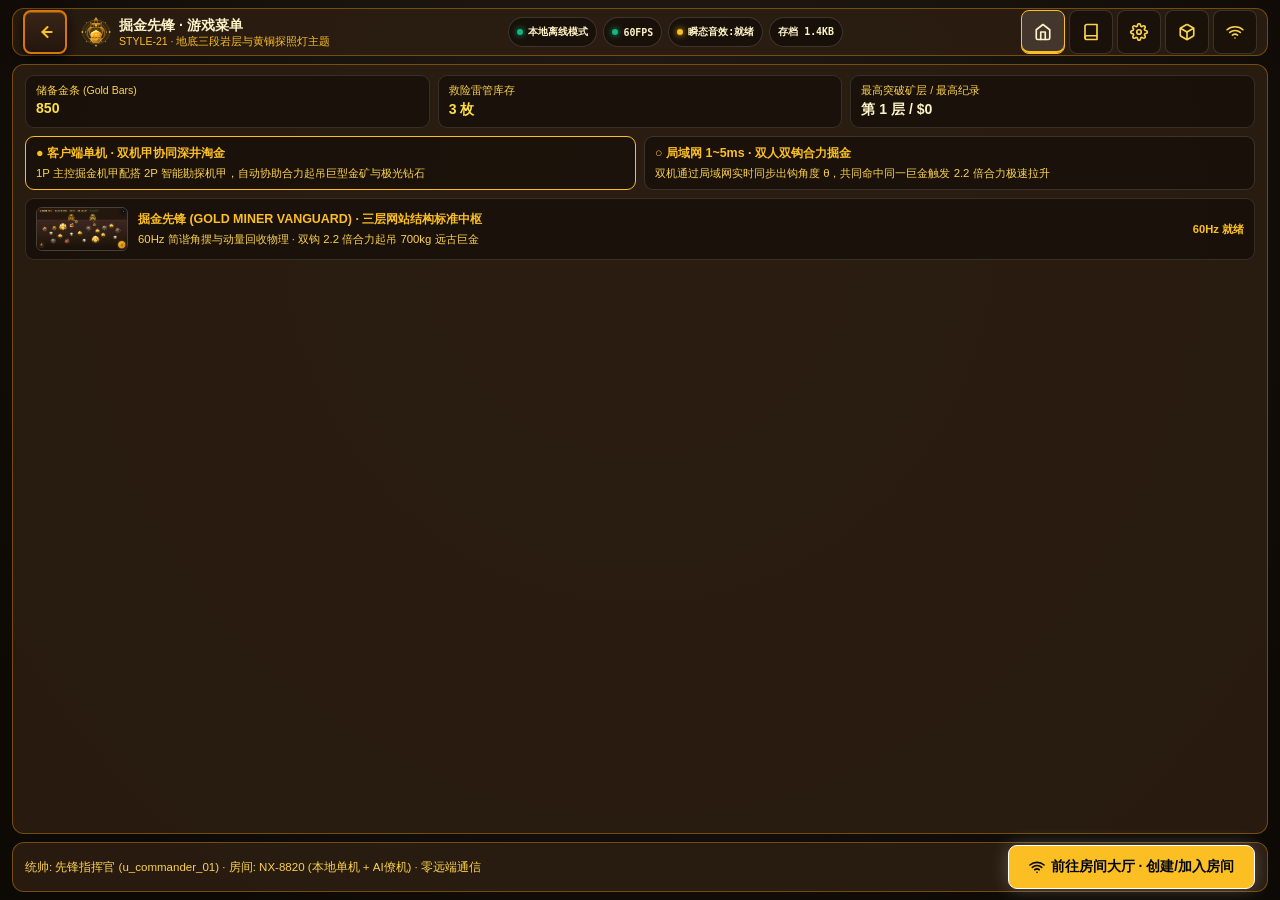
<file: miner/index.html>
<!DOCTYPE html>
<html lang="zh-CN">
<head>
  <meta charset="UTF-8" />
  <meta name="viewport" content="width=device-width, initial-scale=1.0, maximum-scale=1.0, user-scalable=no, viewport-fit=cover" />
  <meta name="theme-color" content="#181009" />
  <title>掘金先锋 · GOLD MINER | Nexus-Mini</title>
  <link rel="icon" type="image/svg+xml" href="../assets/gold-miner/icon.svg" />
  <link rel="stylesheet" href="../assets/gold-miner/style.css" />
  <style>
    :root {
      --void: #181009;
      --panel: rgba(44, 29, 17, 0.90);
      --border: rgba(245, 158, 11, 0.38);
      --cyan: #fbbf24;
      --gold: #fde047;
      --red: #ef4444;
      --green: #10b981;
      --text: #fef3c7;
      --muted: #fcd34d;
    }
    * { box-sizing: border-box; margin: 0; padding: 0; user-select: none; -webkit-tap-highlight-color: transparent; }
    html, body {
      width: 100vw; height: 100dvh; overflow: hidden; overscroll-behavior: none;
      background: var(--void); color: var(--text);
      font-family: 'Noto Sans SC', -apple-system, BlinkMacSystemFont, sans-serif;
    }
    #mine-canvas {
      position: fixed; inset: 0; width: 100%; height: 100%; display: block;
      touch-action: none;
    }
    .top-bar {
      position: fixed;
      top: max(10px, env(safe-area-inset-top));
      left: max(14px, env(safe-area-inset-left));
      right: 120px;
      z-index: 100;
      display: flex; align-items: center; gap: 6px; flex-wrap: nowrap;
      pointer-events: none;
    }
    .hud-chip {
      pointer-events: auto;
      background: var(--panel);
      backdrop-filter: blur(10px);
      border: 1px solid var(--border);
      border-radius: 10px;
      padding: 6px 10px;
      display: flex; align-items: center; gap: 5px;
      font-size: 0.74rem;
      white-space: nowrap;
    }
    .hud-val { font-weight: 800; color: var(--cyan); }
    .hud-val.gold { color: var(--gold); }
    .bottom-controls {
      position: fixed;
      bottom: max(16px, env(safe-area-inset-bottom));
      left: max(16px, env(safe-area-inset-left));
      right: max(16px, env(safe-area-inset-right));
      z-index: 120;
      display: flex; align-items: center; justify-content: space-between;
      pointer-events: none;
    }
    .ctrl-group {
      pointer-events: auto;
      display: flex; gap: 8px; align-items: center;
    }
    .act-btn {
      min-height: 48px;
      padding: 0 16px;
      border-radius: 12px;
      background: var(--panel);
      backdrop-filter: blur(10px);
      border: 1px solid var(--border);
      color: var(--text);
      font-size: 0.82rem; font-weight: 700;
      display: inline-flex; align-items: center; gap: 8px;
      cursor: pointer;
    }
    .act-btn:active { transform: scale(0.95); }
    .act-btn.primary {
      min-height: 60px; padding: 0 24px;
      background: linear-gradient(135deg, #fbbf24 0%, #d97706 100%);
      border: 2px solid #fde047;
      color: #030712;
      font-size: 0.94rem; font-weight: 900;
      box-shadow: 0 0 22px rgba(251, 191, 36, 0.45);
    }
    .act-btn.danger {
      border-color: rgba(239, 68, 68, 0.55);
      color: #fca5a5;
    }
    .act-btn img { width: 24px; height: 24px; object-fit: contain; }
    .modal-backdrop {
      position: fixed; inset: 0; z-index: 8000;
      background: rgba(3, 7, 18, 0.86);
      backdrop-filter: blur(10px);
      display: none; align-items: center; justify-content: center; padding: 16px;
    }
    .modal-backdrop.active { display: flex; }
    .modal-card {
      max-width: 560px; width: 100%;
      background: rgba(9, 14, 26, 0.96);
      border: 1px solid rgba(251, 191, 36, 0.55);
      border-radius: 16px;
      padding: 18px 20px;
      display: flex; flex-direction: column; gap: 12px;
    }
    .shop-grid {
      display: grid; grid-template-columns: repeat(3, 1fr); gap: 8px;
    }
    .shop-item {
      background: rgba(5, 8, 17, 0.78);
      border: 1px solid rgba(255,255,255,0.1);
      border-radius: 10px;
      padding: 10px;
      display: flex; flex-direction: column; align-items: center; gap: 6px;
      text-align: center;
    }
    .shop-item img { width: 44px; height: 44px; object-fit: contain; }
    @media (max-width: 680px) {
      .shop-grid { grid-template-columns: 1fr; }
    }
  </style>
</head>
<body>
  <canvas id="mine-canvas"></canvas>

  <!-- 顶部矿层与收益仪表盘 -->
  <header class="top-bar">
    <div class="hud-chip">
      <img src="../assets/gold-miner/icon.svg" alt="" width="20" height="20" />
      <span style="font-weight:800;">掘金先锋</span>
      <span class="hud-val" id="hud-stage">矿层 #1</span>
    </div>
    <div class="hud-chip">
      <span>现金/目标</span>
      <span class="hud-val gold" id="hud-cash">$0 / $650</span>
    </div>
    <div class="hud-chip">
      <span>计时</span>
      <span class="hud-val" id="hud-timer">60s</span>
    </div>
    <div class="hud-chip">
      <span>金条</span>
      <span class="hud-val gold" id="hud-bars">850</span>
    </div>
    <div class="hud-chip">
      <span id="hud-lan" style="color:var(--green);">2P 合力起吊中</span>
    </div>
  </header>

  <!-- 底部双手操控栏 (纯图标无文字) -->
  <div class="bottom-controls">
    <div class="ctrl-group">
      <button class="act-btn danger" id="btn-dynamite" aria-label="投掷雷管" title="投掷雷管" style="width:54px;height:54px;padding:0;border-radius:14px;justify-content:center;">
        <img src="../assets/gold-miner/sprites/item-dynamite.svg" alt="Dynamite" style="width:30px;height:30px;" />
      </button>
    </div>
    <div class="ctrl-group">
      <button class="act-btn primary" id="btn-launch-hook" aria-label="发射合金抓钩" title="发射合金抓钩" style="width:68px;height:68px;min-height:68px;padding:0;border-radius:50%;justify-content:center;">
        <img src="../assets/gold-miner/sprites/claw-hook.svg" alt="Hook" style="width:34px;height:34px;" />
      </button>
    </div>
  </div>

  <!-- 局间矿工杂货铺整备弹窗（由第二层菜单底部「打开局间矿工杂货铺整备」唤起，弹窗打开期间计时暂停） -->
  <div class="modal-backdrop" id="shop-modal" role="dialog" aria-modal="true" aria-labelledby="shop-title">
    <div class="modal-card">
      <div style="display:flex;align-items:center;justify-content:space-between;gap:8px;">
        <strong id="shop-title" style="font-size:1rem;color:#fbbf24;white-space:nowrap;">局间矿工杂货铺</strong>
        <span style="font-size:0.8rem;white-space:nowrap;">金条储备：<b id="shop-bars" style="color:#fbbf24;">0</b></span>
      </div>
      <div class="shop-grid" id="shop-grid"></div>
      <div id="shop-msg" style="font-size:0.72rem;color:#d6c7a1;min-height:1em;"></div>
      <button class="act-btn primary" id="btn-close-shop" style="justify-content:center;min-height:44px;white-space:nowrap;">整备完毕 · 下井开采</button>
    </div>
  </div>
  <button id="btn-open-shop" type="button" hidden aria-hidden="true" tabindex="-1"></button>

  <script src="../shared/nexus-sdk.js?v=20261108"></script>
  <script>
  /**
   * 标准微游菜单清单入口 (Step 1 & Step 3 标准模板结构)
   * - 仅初始化第二层游戏菜单清单 (Tier 2 Menu)，零游戏引擎逻辑、零后台循环、零自动建房广播。
   * - 唯有通过【⑥ 房间大厅】创建/加入房间并点击【🚀 启动游戏 · 进入战场】，
   *   才由 SDK 唤起启动加载画面并按需加载 ./engine.js 启动游戏。
   */
  NexusSDK.initShellUI({
    gameId: 'gold-miner',
    gameTitle: '掘金先锋 · 地心岩层勘探站',
    engineUrl: './engine.js',
    storagePrefix: 'NEXUS_MINI_MINER_',
    defaultSave: function(isAdmin) {
      return {
        currency: { goldBars: isAdmin ? 999999 : 850 },
        maxStage: isAdmin ? 50 : 1,
        bestCash: isAdmin ? 888888 : 0,
        dynamites: isAdmin ? 99 : 3,
        tonicBuff: isAdmin ? true : false,
        cloverBuff: isAdmin ? true : false
      };
    }
  });
</script>
</body>
</html>
</file>
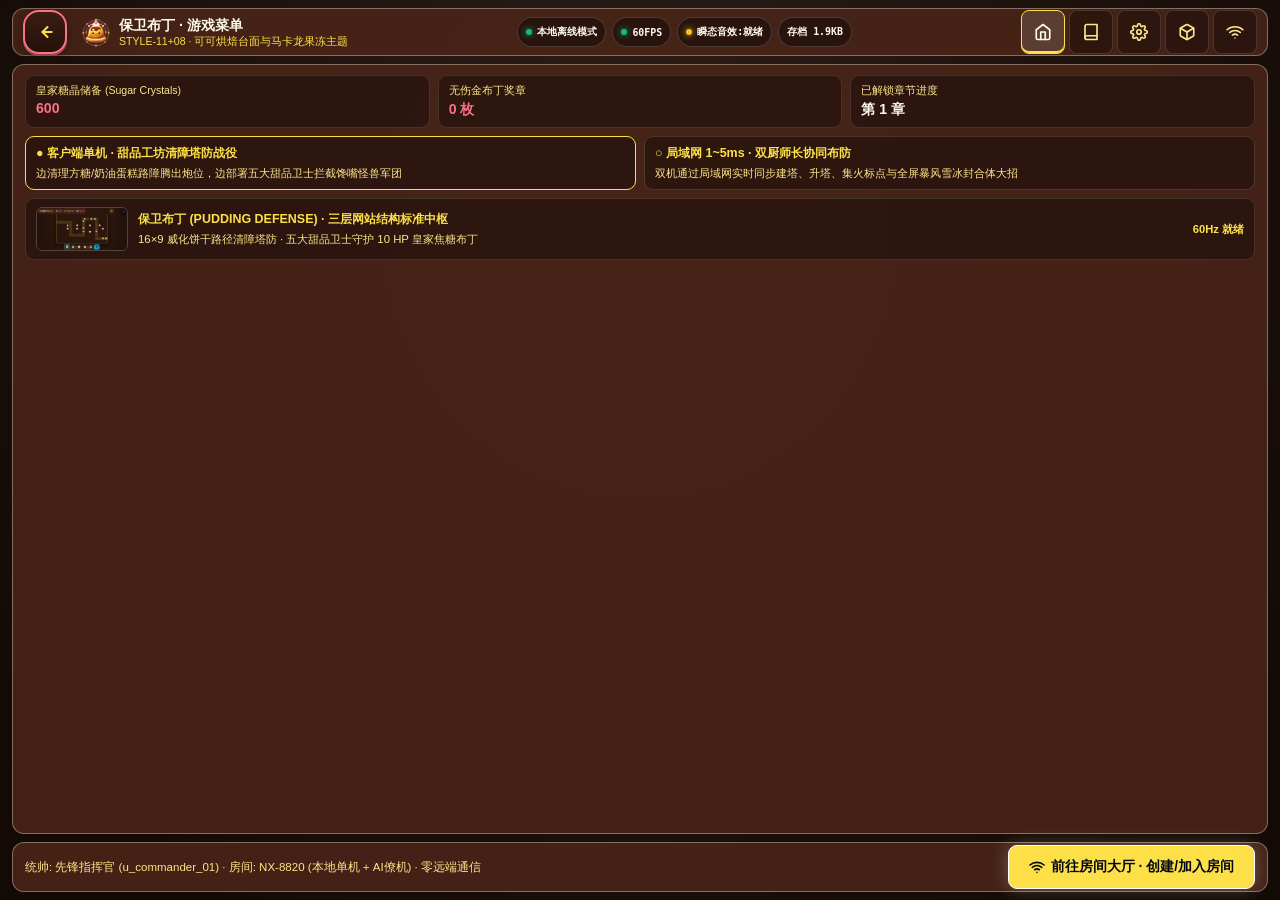
<file: pudding/index.html>
<!DOCTYPE html>
<html lang="zh-CN">
<head>
  <meta charset="UTF-8" />
  <meta name="viewport" content="width=device-width, initial-scale=1.0, maximum-scale=1.0, user-scalable=no, viewport-fit=cover" />
  <meta name="theme-color" content="#23120b" />
  <title>保卫布丁 · PUDDING DEFENSE | Nexus-Mini</title>
  <link rel="icon" type="image/svg+xml" href="../assets/pudding-defense/icon.svg" />
  <link rel="stylesheet" href="../assets/pudding-defense/style.css" />
  <style>
    :root {
      --void: #23120b;
      --panel: rgba(74, 37, 24, 0.88);
      --border: rgba(255, 251, 235, 0.35);
      --cyan: #fde047;
      --gold: #fb7185;
      --red: #ef4444;
      --green: #10b981;
      --text: #fffbeb;
      --muted: #fde68a;
    }
    * { box-sizing: border-box; margin: 0; padding: 0; user-select: none; -webkit-tap-highlight-color: transparent; }
    html, body {
      width: 100vw; height: 100dvh; overflow: hidden; overscroll-behavior: none;
      background: var(--void); color: var(--text);
      font-family: 'Noto Sans SC', -apple-system, BlinkMacSystemFont, sans-serif;
    }
    #td-layout {
      width: 100%; height: 100%;
      display: flex; flex-direction: column;
      padding: max(6px, env(safe-area-inset-top)) max(12px, env(safe-area-inset-right)) max(6px, env(safe-area-inset-bottom)) max(12px, env(safe-area-inset-left));
      gap: 6px;
      background: radial-gradient(circle at 50% 40%, #3b1d11 0%, #23120b 85%);
    }
    .top-bar {
      height: 44px; flex-shrink: 0;
      display: flex; align-items: center; justify-content: space-between;
      padding-right: 112px;
      gap: 6px;
      flex-wrap: nowrap;
    }
    .hud-group { display: flex; align-items: center; gap: 6px; flex-wrap: nowrap; }
    .hud-pill {
      min-height: 44px;
      background: var(--panel);
      border: 1px solid var(--border);
      border-radius: 10px;
      padding: 0 10px;
      color: var(--text);
      display: inline-flex; align-items: center; gap: 5px;
      font-size: 0.73rem;
      white-space: nowrap;
    }
    .hud-val { font-weight: 800; color: var(--cyan); }
    .hud-val.gold { color: var(--gold); }
    .board-container {
      flex: 1; min-height: 0;
      display: flex; align-items: center; justify-content: center;
      position: relative;
    }
    canvas {
      background: #2b160e;
      border: 2px solid rgba(253, 224, 71, 0.42);
      border-radius: 12px;
      max-width: 100%; max-height: 100%;
      aspect-ratio: 16 / 9;
      box-shadow: 0 12px 40px rgba(0, 0, 0, 0.8);
      touch-action: none;
    }
    /* Bottom Compact Icon-Only Tower Dock */
    .tower-dock {
      height: 50px; flex-shrink: 0;
      display: flex; align-items: center; justify-content: center; gap: 8px;
    }
    .tower-btn {
      width: 48px; height: 48px;
      min-width: 48px; min-height: 48px;
      padding: 0;
      border-radius: 12px;
      background: var(--panel);
      border: 1.5px solid var(--border);
      color: var(--text);
      display: inline-flex; align-items: center; justify-content: center;
      cursor: pointer;
      transition: all 0.14s ease;
    }
    .tower-btn.active {
      background: rgba(253, 224, 71, 0.18);
      border-color: var(--cyan);
      box-shadow: 0 0 14px rgba(253, 224, 71, 0.36);
      transform: translateY(-2px);
    }
    .tower-btn img { width: 32px; height: 32px; object-fit: contain; flex-shrink: 0; }
    .skill-btn {
      width: 48px; height: 48px;
      min-width: 48px; min-height: 48px;
      padding: 0;
      border-radius: 12px;
      background: linear-gradient(135deg, #fde047 0%, #fb7185 100%);
      border: 1.5px solid #fef08a;
      color: #030712;
      cursor: pointer;
      display: inline-flex; align-items: center; justify-content: center;
      box-shadow: 0 0 16px rgba(253, 224, 71, 0.42);
    }
    .modal-backdrop {
      position: fixed; inset: 0; z-index: 8000;
      background: rgba(3, 7, 18, 0.85);
      backdrop-filter: blur(8px);
      display: none; align-items: center; justify-content: center; padding: 16px;
    }
    .modal-backdrop.active { display: flex; }
    .modal-card {
      max-width: 460px; width: 100%;
      background: rgba(9, 14, 26, 0.96);
      border: 1px solid rgba(253, 224, 71, 0.55);
      border-radius: 16px;
      padding: 18px 20px;
      display: flex; flex-direction: column; gap: 12px;
    }
  </style>
</head>
<body>
  <div id="td-layout">
    <!-- 顶部状态栏 -->
    <header class="top-bar">
      <div class="hud-group">
        <div class="hud-pill pd-frosting-pill">
          <img src="../assets/pudding-defense/icon.svg" alt="" width="18" height="18" />
          <span style="font-weight:800;">保卫布丁</span>
          <span class="hud-val" id="hud-wave">波次 1 / 15</span>
        </div>
        <div class="hud-pill pd-frosting-pill">
          <span>糖币</span>
          <span class="hud-val gold" id="hud-gold">360</span>
        </div>
        <div class="hud-pill pd-frosting-pill">
          <span>布丁</span>
          <span class="hud-val" id="hud-pudding">10 / 10 HP</span>
        </div>
        <div class="hud-pill pd-frosting-pill">
          <span>糖晶</span>
          <span class="hud-val gold" id="hud-crystals">600</span>
        </div>
      </div>
      <div class="hud-group">
        <button class="hud-pill pd-frosting-pill" id="btn-speed" aria-label="切换战斗倍速" title="切换战斗倍速" style="width:44px;min-width:44px;padding:0;justify-content:center;cursor:pointer;color:var(--cyan);">
          <svg width="20" height="20" viewBox="0 0 24 24" fill="none" stroke="currentColor" stroke-width="2.3" stroke-linecap="round" stroke-linejoin="round"><polygon points="13 19 22 12 13 5 13 19"/><polygon points="2 19 11 12 2 5 2 19"/></svg>
        </button>
      </div>
    </header>

    <!-- 16x9 战术棋盘画布 -->
    <main class="board-container">
      <canvas id="td-canvas" width="960" height="540"></canvas>
    </main>

    <!-- 底部五大甜品卫士纯图标建造栏与全屏暴风雪技能按钮 -->
    <footer class="tower-dock" id="tower-dock">
      <button class="tower-btn active" data-tower="boba" aria-label="波波连射塔" title="波波连射塔">
        <img src="../assets/pudding-defense/sprites/tower-boba.svg" alt="Boba" />
      </button>
      <button class="tower-btn" data-tower="frost" aria-label="冰霜北极熊" title="冰霜北极熊">
        <img src="../assets/pudding-defense/sprites/tower-frost.svg" alt="Frost" />
      </button>
      <button class="tower-btn" data-tower="sun" aria-label="太阳蛋黄炮" title="太阳蛋黄炮">
        <img src="../assets/pudding-defense/sprites/tower-sun.svg" alt="Sun" />
      </button>
      <button class="tower-btn" data-tower="missile" aria-label="泡泡糖导弹" title="泡泡糖导弹">
        <img src="../assets/pudding-defense/sprites/tower-missile.svg" alt="Missile" />
      </button>
      <button class="tower-btn" data-tower="prism" aria-label="彩虹棱镜塔" title="彩虹棱镜塔">
        <img src="../assets/pudding-defense/sprites/tower-prism.svg" alt="Prism" />
      </button>
      <button class="skill-btn" id="btn-blizzard" aria-label="糖霜暴风雪" title="糖霜暴风雪">
        <svg width="24" height="24" viewBox="0 0 24 24" fill="none" stroke="currentColor" stroke-width="2.4"><polygon points="13 2 3 14 12 14 11 22 21 10 12 10 13 2"/></svg>
      </button>
    </footer>
  </div>

  <script src="../shared/nexus-sdk.js?v=20261108"></script>
  <script>
  /**
   * 标准微游菜单清单入口 (Step 1 & Step 3 标准模板结构)
   * - 仅初始化第二层游戏菜单清单 (Tier 2 Menu)，零游戏引擎逻辑、零后台循环、零自动建房广播。
   * - 唯有通过【⑥ 房间大厅】创建/加入房间并点击【🚀 启动游戏 · 进入战场】，
   *   才由 SDK 唤起启动加载画面并按需加载 ./engine.js 启动游戏。
   */
  NexusSDK.initShellUI({
    gameId: 'pudding-defense',
    gameTitle: '保卫布丁 · 焦糖烘焙工坊',
    engineUrl: './engine.js',
    storagePrefix: 'NEXUS_MINI_PUDDING_',
    defaultSave: function(isAdmin) {
      return {
        currency: { sugarCrystals: isAdmin ? 99999 : 600 },
        goldenPuddings: isAdmin ? 30 : 0,
        clearedChapters: isAdmin ? 5 : 1
      };
    }
  });
</script>
</body>
</html>
</file>
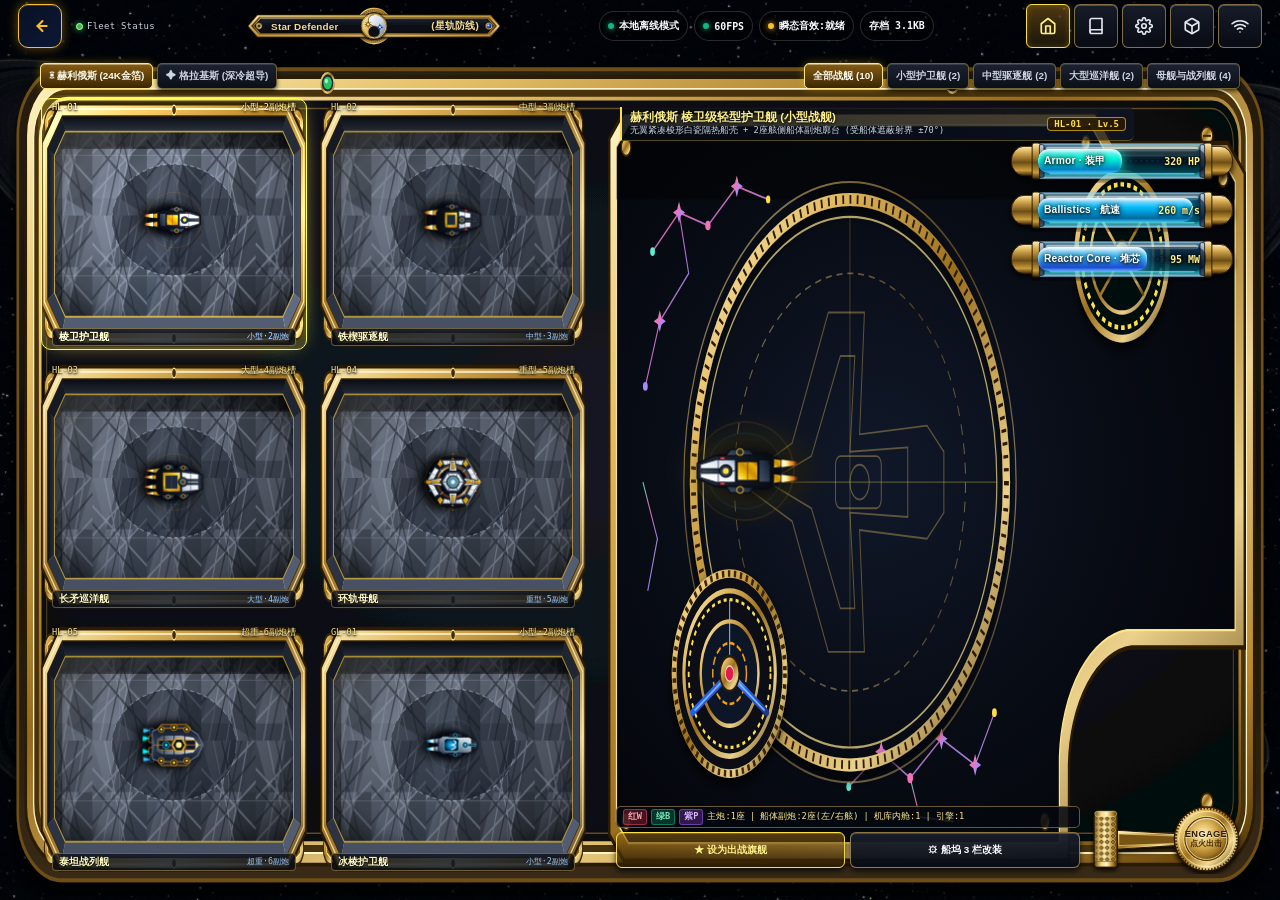
<file: star/index.html>
<!DOCTYPE html>
<html lang="zh-CN" data-faction="helios">

<head>
  <meta charset="UTF-8" />
  <meta name="viewport"
    content="width=device-width, initial-scale=1.0, maximum-scale=1.0, user-scalable=no, viewport-fit=cover" />
  <meta name="theme-color" content="#050914" />
  <title>星轨防线 · STAR DEFENDER | Nexus-Mini</title>
  <link rel="icon" type="image/svg+xml" href="../assets/star-defender/icon.svg" />
  <link rel="stylesheet" href="../assets/star-defender/style.css?v=20261102a" />
  <style>
    :root {
      --void: #050914;
      --panel: rgba(10, 20, 42, 0.84);
      --border: rgba(56, 189, 248, 0.36);
      --cyan: #00f0ff;
      --gold: #fbbf24;
      --red: #f43f5e;
      --green: #10b981;
      --purple: #a855f7;
      --text: #f8fafc;
      --muted: #94a3b8;
    }

    * {
      box-sizing: border-box;
      margin: 0;
      padding: 0;
      user-select: none;
      -webkit-tap-highlight-color: transparent;
    }

    html,
    body {
      width: 100vw;
      height: 100dvh;
      overflow: hidden;
      overscroll-behavior: none;
      background: var(--sd-bg-void, #050914);
      color: var(--sd-text-telemetry, #f8fafc);
      font-family: 'Noto Sans SC', -apple-system, BlinkMacSystemFont, sans-serif;
    }

    #space-canvas {
      position: fixed;
      inset: 0;
      width: 100%;
      height: 100%;
      display: block;
      z-index: 1;
      touch-action: none;
    }

    /* ===== 第三层 · 4角无底框航宇遥测 HUD (4-Corner Frameless Aerospace Telemetry HUD) ===== */
    .hud-top-bar {
      position: fixed;
      top: max(8px, env(safe-area-inset-top));
      left: max(12px, env(safe-area-inset-left));
      right: 176px;
      z-index: 100;
      display: flex;
      align-items: center;
      gap: 6px;
      flex-wrap: nowrap;
      pointer-events: none;
    }

    .hud-pill {
      pointer-events: auto;
      background: var(--sd-hud-deck-bg, rgba(7, 15, 34, 0.84));
      backdrop-filter: blur(10px);
      border: 1px solid var(--sd-hud-border-cyan, rgba(56, 189, 248, 0.38));
      clip-path: polygon(6px 0, 100% 0, 100% calc(100% - 6px), calc(100% - 6px) 100%, 0 100%, 0 6px);
      padding: 5px 9px;
      display: flex;
      align-items: center;
      gap: 5px;
      font-size: 0.7rem;
      white-space: nowrap;
      box-shadow: 0 4px 14px rgba(0, 0, 0, 0.55);
    }

    .hud-val {
      font-weight: 800;
      font-family: 'Consolas', monospace;
      color: var(--sd-accent-ion-cyan, #00f0ff);
    }

    .hud-val.gold {
      color: var(--sd-accent-warp-gold, #fbbf24);
    }

    .hud-val.green {
      color: #10b981;
    }

    .hud-val.red {
      color: #f43f5e;
    }

    /* Top-Right Mini Radar Pod (placed cleanly to the left of .nx-return-pill) */
    .radar-pod {
      position: fixed;
      top: max(8px, env(safe-area-inset-top));
      right: calc(max(14px, env(safe-area-inset-right)) + 82px);
      z-index: 105;
      width: 78px;
      height: 54px;
      background: var(--sd-hud-deck-bg, rgba(7, 15, 34, 0.86));
      border: 1px solid var(--sd-hud-border-cyan, rgba(56, 189, 248, 0.42));
      clip-path: polygon(6px 0, 100% 0, 100% calc(100% - 6px), calc(100% - 6px) 100%, 0 100%, 0 6px);
      padding: 2px;
      display: flex;
      flex-direction: column;
      align-items: center;
      justify-content: center;
      cursor: pointer;
    }

    #radar-canvas {
      width: 72px;
      height: 48px;
      display: block;
    }

    /* Boss Health Telemetry Banner */
    .boss-hud-banner {
      position: fixed;
      top: calc(max(8px, env(safe-area-inset-top)) + 42px);
      left: 50%;
      transform: translateX(-50%);
      z-index: 95;
      width: min(360px, 58vw);
      background: rgba(15, 8, 26, 0.88);
      border: 1px solid #a855f7;
      border-top: 2px solid #a3e635;
      border-radius: 4px;
      padding: 4px 10px;
      display: none;
      flex-direction: column;
      gap: 3px;
      pointer-events: none;
      box-shadow: 0 0 18px rgba(168, 85, 247, 0.45);
    }

    .boss-hud-banner.active {
      display: flex;
    }

    .boss-bar-track {
      width: 100%;
      height: 6px;
      background: rgba(0, 0, 0, 0.75);
      border-radius: 2px;
      overflow: hidden;
    }

    .boss-bar-fill {
      height: 100%;
      width: 100%;
      background: linear-gradient(90deg, #a855f7 0%, #ef4444 50%, #a3e635 100%);
      transition: width 0.1s linear;
    }

    /* Bottom-Left FCS Vector Stick & Ship Telemetry Strip */
    .left-fcs-cluster {
      position: fixed;
      bottom: max(12px, env(safe-area-inset-bottom));
      left: max(14px, env(safe-area-inset-left));
      z-index: 120;
      display: flex;
      align-items: flex-end;
      gap: 10px;
      pointer-events: none;
    }

    .stick-zone {
      pointer-events: auto;
      width: 122px;
      height: 122px;
      border-radius: 50%;
      background: radial-gradient(circle, rgba(0, 240, 255, 0.08) 0%, rgba(8, 16, 34, 0.68) 75%);
      border: 1.5px solid var(--sd-hud-border-cyan, rgba(56, 189, 248, 0.42));
      display: flex;
      align-items: center;
      justify-content: center;
      touch-action: none;
      position: relative;
      box-shadow: inset 0 0 18px rgba(0, 240, 255, 0.14);
    }

    .stick-zone::after {
      content: 'FCS 矢量推进';
      position: absolute;
      bottom: -16px;
      font-size: 0.56rem;
      font-family: 'Consolas', monospace;
      color: var(--sd-text-muted, #94a3b8);
      letter-spacing: 0.04em;
    }

    .stick-knob {
      width: 48px;
      height: 48px;
      border-radius: 50%;
      background: radial-gradient(circle, var(--sd-accent-ion-cyan, #00f0ff) 0%, #0284c7 100%);
      border: 1.5px solid #ffffff;
      box-shadow: 0 0 16px rgba(0, 240, 255, 0.6);
      pointer-events: none;
      transition: transform 0.03s linear;
    }

    .ship-telemetry-box {
      pointer-events: auto;
      background: var(--sd-hud-deck-bg, rgba(7, 15, 34, 0.84));
      border: 1px solid var(--sd-hud-border-cyan, rgba(56, 189, 248, 0.36));
      clip-path: polygon(6px 0, 100% 0, 100% calc(100% - 6px), calc(100% - 6px) 100%, 0 100%, 0 6px);
      padding: 6px 9px;
      display: flex;
      flex-direction: column;
      gap: 4px;
      min-width: 142px;
      font-size: 0.62rem;
    }

    .tele-row {
      display: flex;
      align-items: center;
      justify-content: space-between;
      gap: 6px;
      font-family: 'Consolas', monospace;
    }

    .tele-bar {
      flex: 1;
      height: 5px;
      background: rgba(0, 0, 0, 0.65);
      border-radius: 2px;
      overflow: hidden;
    }

    .tele-fill {
      height: 100%;
      transition: width 0.12s ease;
    }

    /* Bottom-Right WCS Weapon Fire Control & Outfitting Cluster */
    .right-wcs-cluster {
      position: fixed;
      bottom: max(12px, env(safe-area-inset-bottom));
      right: max(14px, env(safe-area-inset-right));
      z-index: 120;
      display: flex;
      flex-direction: column;
      align-items: flex-end;
      gap: 7px;
    }

    .wcs-top-row,
    .wcs-bot-row {
      display: flex;
      align-items: center;
      gap: 7px;
    }

    .tac-btn {
      min-height: 46px;
      min-width: 46px;
      padding: 0 11px;
      border-radius: 8px;
      background: var(--sd-hud-deck-bg, rgba(9, 18, 38, 0.88));
      backdrop-filter: blur(10px);
      border: 1px solid var(--sd-hud-border-cyan, rgba(56, 189, 248, 0.42));
      color: var(--sd-text-telemetry, #f8fafc);
      font-size: 0.7rem;
      font-weight: 800;
      display: inline-flex;
      align-items: center;
      justify-content: center;
      gap: 5px;
      cursor: pointer;
      white-space: nowrap;
      box-shadow: 0 4px 12px rgba(0, 0, 0, 0.6);
    }

    .tac-btn:active {
      transform: scale(0.95);
    }

    .tac-btn.gold {
      border-color: var(--sd-accent-warp-gold, #fbbf24);
      color: var(--sd-accent-warp-gold, #fbbf24);
    }

    .tac-btn.primary {
      width: 64px;
      height: 64px;
      min-width: 64px;
      min-height: 64px;
      padding: 0;
      border-radius: 50%;
      background: linear-gradient(135deg, var(--sd-accent-ion-cyan, #00f0ff) 0%, #0284c7 100%);
      border: 2px solid #ffffff;
      color: #030712;
      font-weight: 900;
      box-shadow: 0 0 22px rgba(0, 240, 255, 0.48);
    }

    /* ===== 3栏正交剖面星际船坞改装弹窗 (#dockyard-modal) ===== */
    .modal-backdrop {
      position: fixed;
      inset: 0;
      z-index: 8600;
      background: rgba(3, 8, 18, 0.90);
      backdrop-filter: blur(12px);
      display: none;
      align-items: center;
      justify-content: center;
      padding:
        max(8px, env(safe-area-inset-top)) max(12px, env(safe-area-inset-right)) max(8px, env(safe-area-inset-bottom)) max(12px, env(safe-area-inset-left));
    }

    .modal-backdrop.active {
      display: flex;
    }

    .dockyard-shell {
      width: 100%;
      max-width: 828px;
      height: min(370px, 94dvh);
      background-color: transparent;
      background-image: url('../assets/star-defender/sprites/ui-console-chassis-frame.svg');
      background-size: 100% 100%;
      background-repeat: no-repeat;
      border: none;
      border-radius: 24px;
      padding: 18px 22px;
      display: flex;
      flex-direction: column;
      gap: 6px;
      box-shadow: 0 20px 60px rgba(0, 0, 0, 0.95);
      overflow: hidden;
    }

    .dock-header {
      display: flex;
      align-items: center;
      justify-content: space-between;
      gap: 8px;
      border-bottom: 1px solid rgba(250, 204, 21, 0.35);
      padding-bottom: 5px;
      flex-shrink: 0;
    }

    .dock-3col {
      flex: 1;
      min-height: 0;
      display: grid;
      grid-template-columns: 1.05fr 1.25fr 1.05fr;
      gap: 8px;
    }

    .dock-col {
      background: rgba(6, 10, 18, 0.86);
      border: 1px solid rgba(226, 186, 98, 0.42);
      border-radius: 8px;
      padding: 6px 8px;
      display: flex;
      flex-direction: column;
      gap: 5px;
      overflow-y: auto;
      overscroll-behavior: contain;
      min-height: 0;
    }

    .dock-col-title {
      font-size: 0.64rem;
      font-weight: 800;
      color: #fde047;
      letter-spacing: 0.02em;
      border-bottom: 1px solid rgba(250, 204, 21, 0.22);
      padding-bottom: 3px;
      display: flex;
      justify-content: space-between;
      align-items: center;
      white-space: nowrap;
      gap: 4px;
    }

    .dock-hull-item {
      min-height: 46px;
      padding: 5px 12px;
      background-color: transparent;
      background-image: url('../assets/star-defender/sprites/ui-meteorite-vault-box.svg');
      background-size: 100% 100%;
      border: none;
      display: flex;
      align-items: center;
      justify-content: space-between;
      gap: 6px;
      cursor: pointer;
    }

    .dock-mod-item {
      min-height: 46px;
      padding: 5px 12px;
      background-color: transparent;
      background-image: url('../assets/star-defender/sprites/ui-capsule-vault-box.svg');
      background-size: 100% 100%;
      border: none;
      display: flex;
      align-items: center;
      justify-content: space-between;
      gap: 6px;
      cursor: pointer;
    }

    .dock-hull-item.active,
    .dock-mod-item.active {
      filter: brightness(1.16) drop-shadow(0 0 6px rgba(253, 224, 71, 0.5));
    }

    .dock-hull-item img,
    .dock-mod-item img {
      width: 34px;
      height: 34px;
      object-fit: contain;
      flex-shrink: 0;
      filter: drop-shadow(0 3px 4px rgba(0, 0, 0, 0.9));
    }

    .cutaway-stage {
      flex: 1;
      background-color: transparent;
      background-image: url('../assets/star-defender/sprites/ui-raden-astrolabe-stage.svg');
      background-size: 100% 100%;
      border: none;
      border-radius: 8px;
      display: flex;
      flex-direction: column;
      align-items: center;
      justify-content: center;
      padding: 6px;
      position: relative;
      min-height: 110px;
    }

    .cutaway-stage img.main-hull-blueprint {
      width: 84px;
      height: 84px;
      object-fit: contain;
      filter: drop-shadow(0 0 14px rgba(0, 240, 255, 0.35));
    }

    .hardpoint-sockets-row {
      display: grid;
      grid-template-columns: repeat(3, 1fr);
      gap: 5px;
      width: 100%;
    }

    .hp-socket-box {
      min-height: 44px;
      padding: 3px 5px;
      border-radius: 4px;
      background: rgba(6, 13, 28, 0.9);
      display: flex;
      align-items: center;
      gap: 4px;
      font-size: 0.54rem;
      font-family: 'Consolas', monospace;
      white-space: nowrap;
      overflow: hidden;
      cursor: pointer;
    }

    .hp-socket-box>div {
      min-width: 0;
      overflow: hidden;
    }

    .hp-socket-box>div>div {
      white-space: nowrap;
      overflow: hidden;
      text-overflow: ellipsis;
    }

    .hp-socket-box.zone-w {
      border: 1px solid #ef4444;
      color: #fca5a5;
    }

    .hp-socket-box.zone-b {
      border: 1px solid #10b981;
      color: #6ee7b7;
    }

    .hp-socket-box.zone-p {
      border: 1px solid #a855f7;
      color: #d8b4fe;
    }

    .hp-socket-box img {
      width: 20px;
      height: 20px;
      object-fit: contain;
      flex-shrink: 0;
    }

    @media (max-width: 720px) {
      .ship-telemetry-box {
        display: none;
      }

      .stick-zone {
        width: 106px;
        height: 106px;
      }

      .dock-3col {
        grid-template-columns: 1fr 1fr;
      }
    }
  </style>
</head>

<body>
  <div class="sd-cosmos-backdrop"></div>
  <canvas id="space-canvas"></canvas>

  <!-- 顶部航宇遥测状态栏 -->
  <header class="hud-top-bar">
    <div class="hud-pill">
      <img src="../assets/star-defender/icon.svg" alt="" width="18" height="18" />
      <span id="hud-faction-tag" style="font-weight:800;color:var(--sd-accent-warp-gold);">赫利俄斯</span>
      <span class="hud-val" id="hud-wave">WAVE 1/100</span>
    </div>
    <div class="hud-pill">
      <span>核心站</span>
      <span class="hud-val green" id="hud-station">100%</span>
    </div>
    <div class="hud-pill">
      <span>战功</span>
      <span class="hud-val gold" id="hud-merits">1,200</span>
    </div>
    <div class="hud-pill">
      <span>残骸</span>
      <span class="hud-val" id="hud-scraps">150</span>
    </div>
    <div class="hud-pill">
      <span id="hud-lan" style="color:#10b981;">AI 僚机护航</span>
    </div>
  </header>

  <!-- 右上角双模战术雷达微缩窗 (点击切换全扇区/近距缩放) -->
  <div class="radar-pod" id="radar-pod" title="点击切换战术雷达量程">
    <canvas id="radar-canvas" width="72" height="48"></canvas>
  </div>

  <!-- 关底首领：克拉肯虚空利维坦血条 -->
  <div class="boss-hud-banner" id="boss-banner">
    <div style="display:flex;justify-content:space-between;font-size:0.64rem;font-weight:800;color:#e879f9;">
      <span id="boss-name-lbl">⚠ 克拉肯虚空利维坦 · KRAKEN OVERMIND</span>
      <span id="boss-hp-lbl" style="font-family:Consolas,monospace;color:#a3e635;">100%</span>
    </div>
    <div class="boss-bar-track">
      <div class="boss-bar-fill" id="boss-bar-fill"></div>
    </div>
  </div>

  <!-- 左下角：FCS 牛顿矢量推进摇杆 + 战舰实时遥测 -->
  <div class="left-fcs-cluster">
    <div class="stick-zone" id="stick-zone">
      <div class="stick-knob" id="stick-knob"></div>
    </div>
    <div class="ship-telemetry-box">
      <div class="tele-row">
        <span>护盾 SHD</span>
        <div class="tele-bar">
          <div class="tele-fill" id="bar-shield" style="width:100%;background:#00f0ff;"></div>
        </div>
        <span id="val-shield">100%</span>
      </div>
      <div class="tele-row">
        <span>装甲 ARM</span>
        <div class="tele-bar">
          <div class="tele-fill" id="bar-armor" style="width:100%;background:#10b981;"></div>
        </div>
        <span id="val-armor">100%</span>
      </div>
      <div class="tele-row">
        <span>电网 PWR</span>
        <div class="tele-bar">
          <div class="tele-fill" id="bar-power" style="width:76%;background:#fbbf24;"></div>
        </div>
        <span id="val-twr" style="color:#fbbf24;">TWR 1.9S</span>
      </div>
    </div>
  </div>

  <!-- 右下角：WCS 武器火控、阵营/底盘切换与 3栏船坞改装入口 -->
  <div class="right-wcs-cluster">
    <div class="wcs-top-row">
      <button class="tac-btn gold" id="btn-open-dock" aria-label="打开星际船坞改装台" title="打开星际船坞改装台"
        style="width:50px;height:50px;padding:0;">
        <img id="btn-mod-ico" src="../assets/star-defender/sprites/module-railgun.svg" alt="改装"
          style="width:28px;height:28px;object-fit:contain;" />
        <span id="btn-mod-lbl" style="display:none;">船坞改装</span>
      </button>
      <button class="tac-btn" id="btn-switch-faction" aria-label="切换阵营涂装" title="实时切换赫利俄斯/格拉基斯阵营涂装"
        style="width:50px;height:50px;padding:0;">
        <span id="btn-fac-ico" style="display:inline-flex;align-items:center;justify-content:center;">
          <svg width="24" height="24" viewBox="0 0 24 24" fill="none" stroke="#fbbf24" stroke-width="2.2">
            <circle cx="12" cy="12" r="5" fill="#f59e0b" fill-opacity="0.3" />
            <line x1="12" y1="1" x2="12" y2="4" />
            <line x1="12" y1="20" x2="12" y2="23" />
            <line x1="4.22" y1="4.22" x2="6.34" y2="6.34" />
            <line x1="17.66" y1="17.66" x2="19.78" y2="19.78" />
            <line x1="1" y1="12" x2="4" y2="12" />
            <line x1="20" y1="12" x2="23" y2="12" />
            <line x1="4.22" y1="19.78" x2="6.34" y2="17.66" />
            <line x1="17.66" y1="6.34" x2="19.78" y2="4.22" />
          </svg>
        </span>
        <span id="btn-fac-lbl" style="display:none;">阵营: 赫</span>
      </button>
    </div>
    <div class="wcs-bot-row">
      <button class="tac-btn gold" id="btn-cycle-hull" aria-label="切换星舰底盘" title="切换星舰底盘"
        style="width:50px;height:50px;padding:0;">
        <img id="btn-hull-ico" src="../assets/star-defender/sprites/hull-delta.svg" alt="Hull"
          style="width:32px;height:32px;object-fit:contain;" />
      </button>
      <button class="tac-btn" id="btn-nova" aria-label="脉冲超新星 EMP" title="释放超新星全屏EMP震荡"
        style="width:50px;height:50px;padding:0;">
        <img src="../assets/star-defender/sprites/module-emp-missile.svg" alt="EMP"
          style="width:28px;height:28px;object-fit:contain;" />
      </button>
      <button class="tac-btn primary" id="btn-burst" aria-label="主炮超载齐射" title="触发全挂点超载齐射">
        <svg width="28" height="28" viewBox="0 0 24 24" fill="none" stroke="currentColor" stroke-width="2.6">
          <circle cx="12" cy="12" r="9" />
          <line x1="12" y1="3" x2="12" y2="21" />
          <line x1="3" y1="12" x2="21" y2="12" />
        </svg>
      </button>
    </div>
  </div>

  <!-- 3栏正交星际船坞改装弹窗 (#dockyard-modal) -->
  <div class="modal-backdrop" id="dockyard-modal">
    <div class="dockyard-shell">
      <div class="dock-header">
        <div style="display:flex;align-items:center;gap:8px;">
          <img src="../assets/star-defender/icon.svg" alt="" width="22" height="22" />
          <div>
            <div style="font-size:0.82rem;font-weight:900;color:var(--sd-text-telemetry);">星际船坞 · 3栏正交剖面改装台
              (ORTHOGRAPHIC DOCKYARD)</div>
            <div style="font-size:0.6rem;font-family:Consolas,monospace;color:var(--sd-accent-warp-gold);"
              id="dock-sub-metrics">
              反应堆功率备份比: +28% SAFE · 推重比 TWR: 1.92 (S级) · 固定槽位体积恒定
            </div>
          </div>
        </div>
        <div style="display:flex;gap:6px;">
          <button class="tac-btn gold" id="dock-btn-upgrade" style="min-height:44px;">晋升火控 Lv.2 (200战功)</button>
          <button class="tac-btn" id="dock-btn-close" style="min-height:44px;">返回战场</button>
        </div>
      </div>

      <div class="dock-3col">
        <!-- 左栏：5级无翼主力战舰底盘选择 -->
        <div class="dock-col">
          <div class="dock-col-title">
            <span>① 五级无翼战舰底盘 (2~6副炮槽)</span>
            <span id="dock-fac-badge" style="color:var(--sd-accent-ion-cyan);">HELIOS</span>
          </div>
          <div id="dock-hull-list" style="display:flex;flex-direction:column;gap:4px;"></div>
        </div>

        <!-- 中栏：船体插槽列表 (主炮槽 + 2~6船体副炮槽及遮蔽射界 + 战机机库槽 + 引擎槽) -->
        <div class="dock-col">
          <div class="dock-col-title">
            <span>② 船体插槽与副炮射界</span>
            <span id="dock-hull-title" style="color:var(--sd-text-telemetry);">铁楔驱逐舰</span>
          </div>
          <div class="cutaway-stage" style="position:relative;min-height:94px;padding:4px;">
            <div style="position:relative;width:72px;height:72px;margin:0 auto;">
              <img id="dock-cutaway-img" class="main-hull-blueprint"
                src="../assets/star-defender/sprites/hull-delta.svg" alt="Blueprint"
                style="width:72px;height:72px;display:block;" />
              <img id="dock-overlay-w" src="../assets/star-defender/sprites/module-railgun.svg" alt="Mounted Weapon"
                style="position:absolute;left:50%;top:50%;width:26px;height:26px;transform:translate(-50%,-50%);pointer-events:none;filter:drop-shadow(0 0 4px rgba(239,68,68,0.65));" />
              <img id="dock-overlay-b" src="../assets/star-defender/sprites/unit-fighter-drone.svg" alt="Mounted Bay"
                style="position:absolute;left:50%;top:30%;width:18px;height:18px;transform:translate(-50%,-50%);pointer-events:none;filter:drop-shadow(0 0 3px rgba(16,185,129,0.65));" />
              <img id="dock-overlay-p" src="../assets/star-defender/sprites/module-thruster.svg" alt="Mounted Engine"
                style="position:absolute;left:50%;top:82%;width:20px;height:20px;transform:translate(-50%,-50%);pointer-events:none;filter:drop-shadow(0 0 3px rgba(168,85,247,0.65));" />
            </div>
            <div
              style="font-size:0.54rem;font-family:Consolas,monospace;color:var(--sd-text-vector);margin-top:2px;white-space:nowrap;overflow:hidden;text-overflow:ellipsis;max-width:100%;"
              id="dock-cutaway-desc">
              无翼装甲船体 · 副炮固定于船体廓台 (受船体遮蔽射界)
            </div>
          </div>
          <div class="hardpoint-sockets-row" style="grid-template-columns:repeat(2, 1fr);">
            <div class="hp-socket-box zone-w" id="sock-w" title="点击筛选/切换主炮插槽装备">
              <img id="sock-w-img" src="../assets/star-defender/sprites/module-railgun.svg" alt="" />
              <div>
                <div style="font-weight:800;">[主炮槽 ×1] 舰脊</div>
                <div id="sock-w-name" style="color:#f8fafc;">电磁轨道炮</div>
              </div>
            </div>
            <div class="hp-socket-box zone-w" id="sock-s" style="border-color:#fbbf24;color:#fde047;"
              title="点击筛选/切换船体副炮插槽装备">
              <img id="sock-s-img" src="../assets/star-defender/sprites/weapon-turret.svg" alt="" />
              <div>
                <div style="font-weight:800;" id="sock-s-title">[船体副炮槽 ×3]</div>
                <div id="sock-s-name" style="color:#f8fafc;">近防速射副炮</div>
              </div>
            </div>
            <div class="hp-socket-box zone-b" id="sock-b" title="点击筛选/切换舰载战机与内舱装备">
              <img id="sock-b-img" src="../assets/star-defender/sprites/unit-fighter-drone.svg" alt="" />
              <div>
                <div style="font-weight:800;">[机库槽 ×1] 战机装备</div>
                <div id="sock-b-name" style="color:#f8fafc;">苍鹰战机编队</div>
              </div>
            </div>
            <div class="hp-socket-box zone-p" id="sock-p" title="点击筛选/切换推进引擎插槽装备">
              <img id="sock-p-img" src="../assets/star-defender/sprites/module-thruster.svg" alt="" />
              <div>
                <div style="font-weight:800;">[引擎槽 ×1] 舰艉</div>
                <div id="sock-p-name" style="color:#f8fafc;">霍尔复合引擎</div>
              </div>
            </div>
          </div>
          <div id="dock-sec-slots-detail"
            style="font-size:0.52rem;font-family:Consolas,monospace;color:#94a3b8;background:rgba(4,9,20,0.85);border:1px solid rgba(251,191,36,0.25);border-radius:4px;padding:3px 6px;line-height:1.35;">
          </div>
        </div>

        <!-- 右栏：对应插槽装备清单 -->
        <div class="dock-col">
          <div class="dock-col-title">
            <span id="dock-mod-col-title">③ 对应插槽装备清单</span>
            <span>点击立即装配</span>
          </div>
          <div id="dock-mod-list" style="display:flex;flex-direction:column;gap:4px;"></div>
        </div>
      </div>
    </div>
  </div>

  <script src="../shared/nexus-sdk.js?v=20261108"></script>
  <script>
    /**
     * 标准微游菜单清单入口 (Step 1 & Step 3 标准模板结构)
     * - 仅初始化第二层游戏菜单清单 (Tier 2 Menu)，零游戏引擎逻辑、零后台循环、零自动建房广播。
     * - 唯有通过【⑥ 房间大厅】创建/加入房间并点击【🚀 启动游戏 · 进入战场】，
     *   才由 SDK 唤起启动加载画面并按需加载 ./engine.js 启动游戏。
     */
    NexusSDK.initShellUI({
      gameId: 'star-defender',
      gameTitle: '星轨防线 · 赫利俄斯星际船坞',
      engineUrl: './engine.js',
      storagePrefix: 'NEXUS_MINI_SD_',
      defaultSave: function (isAdmin) {
        return {
          currency: { warMerits: isAdmin ? 999999 : 1200, scraps: isAdmin ? 99999 : 150 },
          faction: 'helios',
          unlockedShips: 5,
          highestWave: isAdmin ? 100 : 1,
          weaponLv: isAdmin ? 5 : 1,
          engineLv: isAdmin ? 3 : 1,
          engineType: 'thrusterCompound',
          selectedEngine: 'thrusterCompound',
          droneDoctrine: 'mixed',
          turretCount: isAdmin ? 6 : 3,
          selectedHull: 'hullDelta',
          activeModule: 'railgun',
          selectedWeapon: 'railgun',
          secWeapon: 'secAutocannon',
          selectedSecWeapon: 'secAutocannon',
          internalBay: 'hangar',
          selectedBay: 'hangar'
        };
      }
    });
  </script>
</body>

</html>
</file>
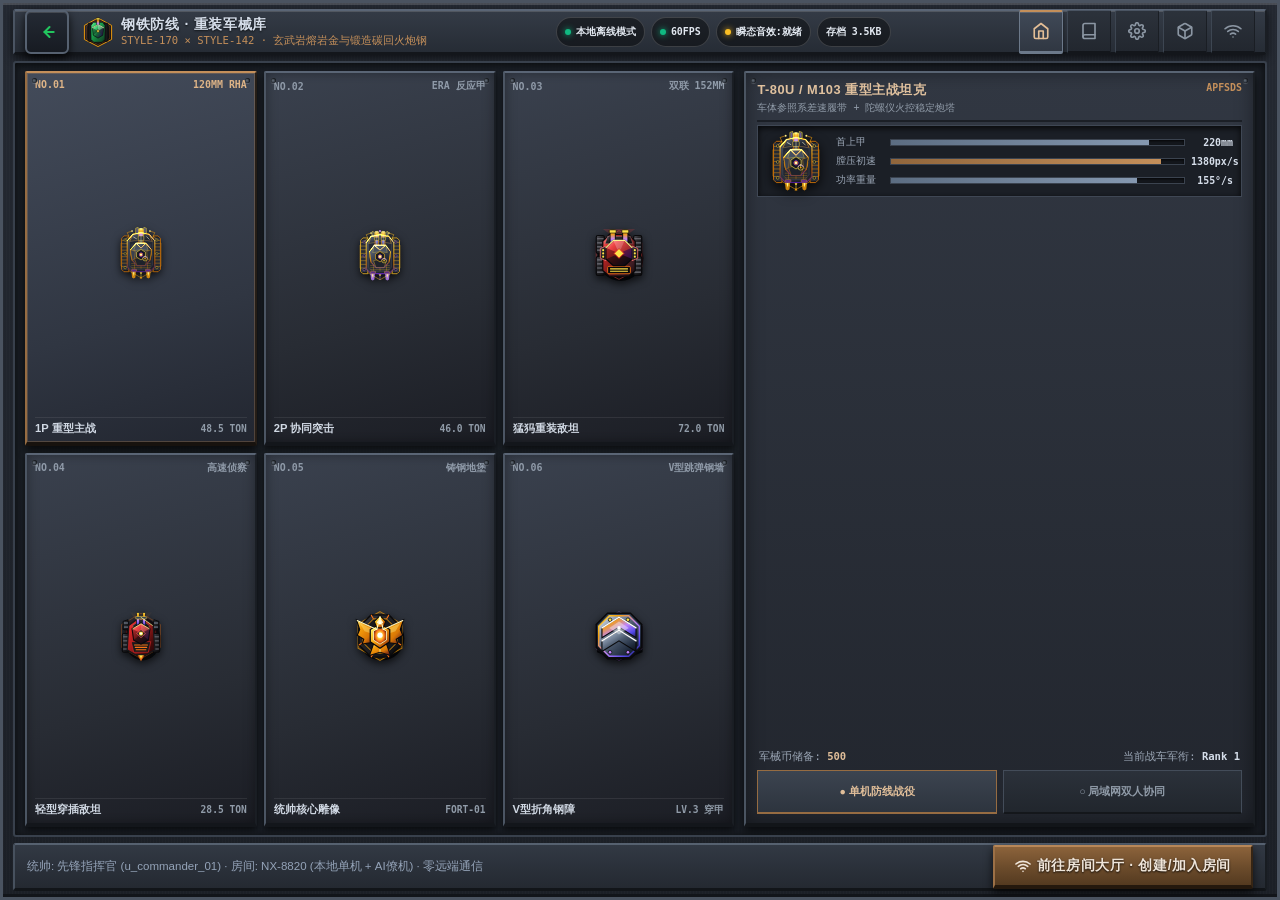
<file: tank/index.html>
<!DOCTYPE html>
<html lang="zh-CN">
<head>
  <meta charset="UTF-8" />
  <meta name="viewport" content="width=device-width, initial-scale=1.0, maximum-scale=1.0, user-scalable=no, viewport-fit=cover" />
  <meta name="theme-color" content="#1b1f26" />
  <title>钢铁防线 · TANK BATTLE | Nexus-Mini</title>
  <link rel="icon" type="image/svg+xml" href="../assets/tank-battle/icon.svg" />
  <link rel="stylesheet" href="../assets/tank-battle/style.css?v=20261102a" />
  <style>
    :root {
      --void: #141215;
      --panel: #282c34;
      --border: #4b5362;
      --cyan: #f59e0b;
      --gold: #fde047;
      --red: #ef4444;
      --green: #22c55e;
      --text: #e2e8f0;
      --muted: #94a3b8;
    }
    * { box-sizing: border-box; margin: 0; padding: 0; user-select: none; -webkit-tap-highlight-color: transparent; }
    html, body {
      width: 100vw; height: 100dvh; overflow: hidden; overscroll-behavior: none;
      background-color: var(--void);
      background-image:
        repeating-linear-gradient(90deg, rgba(255,255,255,0.015) 0px, rgba(255,255,255,0.015) 1px, transparent 1px, transparent 3px),
        linear-gradient(180deg, #242932 0%, #1b1f26 100%);
      color: var(--text);
      font-family: 'Noto Sans SC', -apple-system, BlinkMacSystemFont, sans-serif;
    }

    #app {
      width: 100%; height: 100%;
      display: grid;
      grid-template-columns: 198px 1fr 198px;
      gap: 8px;
      padding:
        max(6px, env(safe-area-inset-top))
        max(10px, env(safe-area-inset-right))
        max(6px, env(safe-area-inset-bottom))
        max(10px, env(safe-area-inset-left));
      align-items: center;
    }

    /* 左右重型发蓝乌金钢操控舱（4px 厚断面 + 四角沉头内六角螺栓） */
    .t3-wing {
      height: 100%;
      background: linear-gradient(180deg, #303742 0%, #232830 100%);
      border-top: 2px solid #566170;
      border-left: 2px solid #47515e;
      border-right: 2px solid #181c21;
      border-bottom: 4px solid #121519;
      border-radius: 3px;
      box-shadow: 0 5px 14px rgba(0, 0, 0, 0.72), inset 0 0 16px rgba(0, 0, 0, 0.38);
      padding: 8px 8px;
      display: flex;
      flex-direction: column;
      justify-content: space-between;
      gap: 5px;
      min-height: 0;
      overflow: hidden;
      position: relative;
    }

    .brand-stamp {
      display: flex;
      align-items: center;
      gap: 7px;
      padding-bottom: 5px;
      border-bottom: 2px solid #181c22;
    }
    .brand-stamp img {
      width: 26px;
      height: 26px;
      border-radius: 3px;
      border: 1px solid #566170;
      flex-shrink: 0;
    }
    .brand-stamp h1 {
      font-size: 0.8rem;
      font-weight: 800;
      color: #d6deea;
      letter-spacing: 0.05em;
      white-space: nowrap;
      text-shadow: 0 1px 2px #0e1114;
    }
    .brand-stamp p {
      font-size: 0.58rem;
      font-family: "Consolas", monospace;
      color: #c48f5a;
      white-space: nowrap;
    }

    /* 深冲压乌金钢遥测读数槽 */
    .wing-stat-box {
      background: #1a1e24;
      border: 1px solid #3d4552;
      box-shadow: inset 0 2px 6px rgba(0, 0, 0, 0.82);
      padding: 5px 7px;
      display: flex;
      flex-direction: column;
      gap: 3px;
      border-radius: 2px;
    }
    .wing-stat-row {
      display: flex;
      justify-content: space-between;
      align-items: center;
      font-family: "Consolas", "Noto Sans SC", monospace;
      font-size: 0.64rem;
      color: #98a3b0;
      white-space: nowrap;
    }
    .wing-stat-row strong {
      color: #d6deea;
      font-weight: 800;
    }
    .wing-stat-row strong.brass {
      color: #dfc08e;
    }

    /* 左翼：全向液压车体操纵摇杆 (简化单拇指 360° 矢量推进与转向，触控热区 138x138px / 摇杆帽 56x56px >= 44x44px) */
    .joystick-housing {
      width: 138px;
      height: 138px;
      margin: 4px auto;
      background: radial-gradient(circle at 50% 50%, #15191f 0%, #1f252e 68%, #2c3440 100%);
      border: 2.5px solid #4a5464;
      border-radius: 50%;
      box-shadow: inset 0 4px 12px rgba(0, 0, 0, 0.92), 0 2px 6px rgba(0, 0, 0, 0.75), 0 0 0 2px #14171c;
      position: relative;
      display: flex;
      align-items: center;
      justify-content: center;
      touch-action: none;
      user-select: none;
      cursor: grab;
    }
    .joystick-housing::before,
    .joystick-housing::after {
      content: "";
      position: absolute;
      pointer-events: none;
      background: rgba(182, 192, 204, 0.14);
    }
    .joystick-housing::before {
      width: 82%;
      height: 1px;
    }
    .joystick-housing::after {
      width: 1px;
      height: 82%;
    }
    .joystick-ring-guide {
      position: absolute;
      width: 88px;
      height: 88px;
      border: 1px dashed rgba(223, 192, 142, 0.28);
      border-radius: 50%;
      pointer-events: none;
    }
    .joystick-cardinal {
      position: absolute;
      font-size: 0.48rem;
      font-weight: 800;
      color: #7d8998;
      font-family: "Consolas", monospace;
      pointer-events: none;
      line-height: 1;
    }
    .joystick-cardinal.n { top: 5px; left: 50%; transform: translateX(-50%); color: #dfc08e; }
    .joystick-cardinal.s { bottom: 5px; left: 50%; transform: translateX(-50%); }
    .joystick-cardinal.w { left: 6px; top: 50%; transform: translateY(-50%); }
    .joystick-cardinal.e { right: 6px; top: 50%; transform: translateY(-50%); }
    .joystick-knob {
      width: 56px;
      height: 56px;
      min-width: 56px;
      min-height: 56px;
      border-radius: 50%;
      background: radial-gradient(circle at 38% 35%, #525d6e 0%, #363e4a 58%, #232830 100%);
      border-top: 2px solid #c48f5a;
      border-left: 2px solid #738296;
      border-right: 2px solid #1b2026;
      border-bottom: 3px solid #12151a;
      box-shadow: 0 5px 12px rgba(0, 0, 0, 0.85), inset 0 1px 2px rgba(255, 255, 255, 0.22);
      display: flex;
      flex-direction: column;
      align-items: center;
      justify-content: center;
      position: relative;
      z-index: 2;
      pointer-events: none;
      transition: transform 0.05s linear;
      color: #dfc08e;
      font-size: 0.52rem;
      font-weight: 800;
      font-family: "Consolas", "Noto Sans SC", monospace;
      letter-spacing: 0.02em;
    }
    .joystick-housing.active .joystick-knob {
      transition: none;
      background: radial-gradient(circle at 38% 35%, #667387 0%, #424c5a 58%, #2b313b 100%);
      border-top-color: #f59e0b;
      box-shadow: 0 3px 8px rgba(0, 0, 0, 0.9), 0 0 12px rgba(217, 119, 6, 0.45);
      color: #fde68a;
    }
    .joystick-knob-core {
      width: 18px;
      height: 18px;
      border-radius: 50%;
      border: 1.5px solid rgba(223, 192, 142, 0.65);
      background: rgba(20, 24, 30, 0.65);
      margin-bottom: 1px;
    }

    /* 中央 1:1 铸钢防盾 360° 全向战术沙盘取景框 */
    .stage-wrap {
      width: 100%;
      height: 100%;
      display: flex;
      align-items: center;
      justify-content: center;
      min-width: 0;
      min-height: 0;
      overflow: hidden;
    }
    .battlefield-bezel {
      aspect-ratio: 1 / 1;
      background: linear-gradient(135deg, #3a424f 0%, #242932 100%);
      border-top: 2px solid #5c6878;
      border-left: 2px solid #4c5663;
      border-right: 3px solid #171b20;
      border-bottom: 4px solid #111418;
      border-radius: 3px;
      padding: 5px;
      box-shadow: 0 8px 22px rgba(0, 0, 0, 0.82);
      display: flex;
      align-items: center;
      justify-content: center;
      position: relative;
      flex-shrink: 0;
    }
    #battle-canvas {
      width: 100%;
      height: 100%;
      aspect-ratio: 1 / 1;
      background: #1d2128;
      border: 2px solid #13161b;
      box-shadow: inset 0 0 22px rgba(0, 0, 0, 0.85);
      display: block;
      touch-action: none;
    }

    /* 防线失守 / 战役结算克虏伯钢印弹窗 */
    .battle-modal-overlay {
      position: absolute;
      inset: 5px;
      background: rgba(18, 21, 26, 0.90);
      display: none;
      flex-direction: column;
      align-items: center;
      justify-content: center;
      padding: 16px;
      z-index: 30;
      text-align: center;
      border: 1px solid #4a5462;
    }
    .battle-modal-overlay.visible {
      display: flex;
    }
    .battle-modal-card {
      width: 100%;
      max-width: 280px;
      background: linear-gradient(180deg, #323944 0%, #222730 100%);
      border-top: 2px solid #c48f5a;
      border-left: 2px solid #566170;
      border-right: 2px solid #181c21;
      border-bottom: 4px solid #111418;
      padding: 14px 12px;
      box-shadow: 0 12px 32px rgba(0, 0, 0, 0.9);
      display: flex;
      flex-direction: column;
      gap: 8px;
    }
    .battle-modal-title {
      font-size: 0.96rem;
      font-weight: 900;
      letter-spacing: 0.06em;
      color: #dfc08e;
    }
    .battle-modal-desc {
      font-size: 0.7rem;
      color: #b6c0cc;
      line-height: 1.45;
    }
    .battle-modal-actions {
      display: flex;
      flex-direction: column;
      gap: 6px;
      margin-top: 4px;
    }
    .battle-modal-btn {
      min-height: 44px;
      width: 100%;
      padding: 0 12px;
      background: linear-gradient(180deg, #8c633b 0%, #6b4b2b 55%, #543a20 100%);
      color: #efe5da;
      border-top: 2px solid #b88758;
      border-left: 2px solid #9c7046;
      border-right: 2px solid #362514;
      border-bottom: 3px solid #24180d;
      border-radius: 2px;
      font-size: 0.76rem;
      font-weight: 800;
      cursor: pointer;
      white-space: nowrap;
    }
    .battle-modal-btn.secondary {
      background: linear-gradient(180deg, #3c4450 0%, #2b313a 100%);
      color: #c5ced9;
      border-color: #5b6778 #1a1e24 #13161b #4b5563;
    }

    /* 右翼：陀螺稳定火控舱（中央开火键 + 两侧炮塔左/右旋按钮） */
    .fire-housing {
      display: flex;
      flex-direction: column;
      align-items: center;
      gap: 7px;
      margin: auto 0;
      width: 100%;
    }
    .fortify-btn {
      width: 100%;
      min-height: 44px;
      padding: 0 6px;
      background: linear-gradient(180deg, #3c4450 0%, #2b313a 100%);
      color: #dfc08e;
      border-top: 1.5px solid #5b6778;
      border-left: 1.5px solid #4b5563;
      border-right: 1.5px solid #1a1e24;
      border-bottom: 3px solid #13161b;
      border-radius: 2px;
      font-size: 0.66rem;
      font-weight: 800;
      display: inline-flex;
      align-items: center;
      justify-content: center;
      gap: 4px;
      cursor: pointer;
      white-space: nowrap;
      box-shadow: 0 3px 6px rgba(0, 0, 0, 0.6);
    }
    .fortify-btn:active {
      transform: translateY(1px);
    }

    /* 开火键双翼炮塔旋转三联总成 */
    .turret-fire-cluster {
      display: flex;
      align-items: center;
      justify-content: space-between;
      gap: 4px;
      width: 100%;
    }
    .turret-turn-btn {
      min-width: 44px;
      width: 44px;
      min-height: 68px;
      height: 68px;
      background: linear-gradient(180deg, #3a424f 0%, #262c35 100%);
      color: #dfc08e;
      border-top: 1.5px solid #5b6778;
      border-left: 1.5px solid #4b5563;
      border-right: 1.5px solid #1a1e24;
      border-bottom: 3px solid #13161b;
      border-radius: 4px;
      display: flex;
      flex-direction: column;
      align-items: center;
      justify-content: center;
      gap: 3px;
      cursor: pointer;
      touch-action: none;
      box-shadow: 0 3px 6px rgba(0, 0, 0, 0.72);
      font-family: "Consolas", "Noto Sans SC", monospace;
      font-size: 0.56rem;
      font-weight: 800;
      white-space: nowrap;
      flex-shrink: 0;
    }
    .turret-turn-btn svg {
      width: 18px;
      height: 18px;
    }
    .turret-turn-btn:active,
    .turret-turn-btn.pressed {
      background: linear-gradient(180deg, #4b5668 0%, #343c48 100%);
      color: #f5e2c8;
      border-top-color: #c48f5a;
      transform: translateY(1px);
    }

    .fire-plunger {
      width: 78px;
      height: 78px;
      min-width: 68px;
      min-height: 68px;
      border-radius: 50%;
      background: radial-gradient(circle at 38% 32%, #9c6f44 0%, #75512f 55%, #52371e 100%);
      color: #f0e4d6;
      border: 3.5px solid #3a424f;
      box-shadow:
        0 6px 14px rgba(0, 0, 0, 0.82),
        inset 0 2px 3px rgba(255, 255, 255, 0.28),
        inset 0 -4px 6px rgba(0, 0, 0, 0.68);
      display: flex;
      flex-direction: column;
      align-items: center;
      justify-content: center;
      gap: 2px;
      cursor: pointer;
      touch-action: none;
      text-shadow: 0 1px 2px rgba(0, 0, 0, 0.88);
      flex-shrink: 0;
    }
    .fire-plunger strong {
      font-size: 0.72rem;
      font-weight: 900;
      letter-spacing: 0.03em;
      white-space: nowrap;
    }
    .fire-plunger span {
      font-size: 0.5rem;
      font-family: "Consolas", monospace;
      color: #e3c598;
      white-space: nowrap;
    }
    .fire-plunger:active,
    .fire-plunger.pressed {
      transform: scale(0.96);
      box-shadow:
        0 3px 8px rgba(0, 0, 0, 0.85),
        inset 0 3px 6px rgba(0, 0, 0, 0.75);
    }

    @media (max-width: 880px) {
      #app { grid-template-columns: 184px 1fr 184px; gap: 6px; padding: 6px; }
      .dpad-housing { width: 140px; height: 140px; }
      .fire-plunger { width: 72px; height: 72px; }
    }

    /* 紧凑横屏 (667x375) 专项适配：保证中央战场充裕 1:1 正方形空间且所有按键 >= 44x44px */
    @media (max-width: 740px) {
      #app { grid-template-columns: 158px 1fr 158px; gap: 4px; padding: 4px; }
      .t3-wing { padding: 5px; gap: 3px; }
      .brand-stamp img { width: 22px; height: 22px; }
      .brand-stamp h1 { font-size: 0.72rem; }
      .wing-stat-box { padding: 4px 5px; gap: 2px; }
      .wing-stat-row { font-size: 0.58rem; }
      .dpad-housing { width: 138px; height: 138px; gap: 1px; padding: 1px; }
      .turret-fire-cluster { gap: 2px; }
      .turret-turn-btn { width: 44px; min-width: 44px; height: 56px; min-height: 56px; font-size: 0.52rem; }
      .fire-plunger { width: 54px; height: 54px; min-width: 52px; min-height: 52px; border-width: 2.5px; }
      .fire-plunger strong { font-size: 0.62rem; }
      .fire-plunger span { font-size: 0.44rem; }
      .fortify-btn { font-size: 0.6rem; padding: 0 4px; }
    }

    /* 机械设置：紧凑拇指热区模式 (nx-touch-compact) */
    body.nx-touch-compact .dpad-housing {
      transform: scale(0.94);
      margin-bottom: 4px;
    }
    body.nx-touch-compact .fire-housing {
      gap: 4px;
    }
  </style>
</head>
<body>
  <div id="app">
    <!-- 左翼：重型发蓝炮钢遥测槽与【以车体为参照】的差速转向方向盘 -->
    <aside class="t3-wing tb-rivets">
      <div>
        <div class="brand-stamp">
          <img src="../assets/tank-battle/icon.svg" alt="Tank Battle" />
          <div>
            <h1>钢铁防线</h1>
            <p id="hud-lan">360° 陀螺火控协同</p>
          </div>
        </div>
        <div class="wing-stat-box" style="margin-top:4px;">
          <div class="wing-stat-row"><span>当前防区</span><strong class="brass" id="hud-stage">第 1 关</strong></div>
          <div class="wing-stat-row"><span>敌方装甲</span><strong id="hud-enemies">14 辆</strong></div>
          <div class="wing-stat-row"><span>军械硬币</span><strong class="brass" id="hud-coins">500</strong></div>
          <div class="wing-stat-row"><span>车体/炮塔角</span><strong id="hud-angles">0° / 0°</strong></div>
        </div>
      </div>

      <!-- 全向液压车体操纵摇杆 (简化单拇指 360° 矢量推进与转向) -->
      <div>
        <div class="joystick-housing" id="hull-joystick" role="slider" aria-label="全向车体移动摇杆" title="拖动摇杆控制车体 360° 移动方向 (或使用 WASD)">
          <div class="joystick-ring-guide"></div>
          <span class="joystick-cardinal n">N</span>
          <span class="joystick-cardinal s">S</span>
          <span class="joystick-cardinal w">W</span>
          <span class="joystick-cardinal e">E</span>
          <div class="joystick-knob" id="hull-joystick-knob">
            <div class="joystick-knob-core"></div>
            <span>MOVE</span>
          </div>
        </div>
        <div style="font-size:0.54rem;text-align:center;font-family:Consolas,monospace;color:#8592a1;margin-top:2px;white-space:nowrap;">
          全向车体移动摇杆 (或 WASD)
        </div>
      </div>
    </aside>

    <!-- 中央：360° 全向异形工事战术沙盘与主战场画布 (强制 1:1 正方形) -->
    <main class="stage-wrap" id="stage-wrap">
      <div class="battlefield-bezel tb-rivets" id="battlefield-bezel">
        <canvas id="battle-canvas" width="624" height="624"></canvas>
        <!-- 防线失守 / 战役结算模态框 -->
        <div class="battle-modal-overlay" id="battle-result-modal">
          <div class="battle-modal-card tb-rivets">
            <div class="battle-modal-title" id="modal-result-title">防线失守 · 作战失利</div>
            <div class="battle-modal-desc" id="modal-result-desc">统帅鹰标地堡遭到敌军高初速穿甲弹击穿，当前战区防御宣告失守。</div>
            <div class="battle-modal-actions">
              <button class="battle-modal-btn" id="btn-modal-redeploy">重新部署防线</button>
              <button class="battle-modal-btn secondary" id="btn-modal-armory">返回重装军械库</button>
            </div>
          </div>
        </div>
      </div>
    </main>

    <!-- 右翼：开火键双翼独立炮塔转向按钮 (↺ / FIRE / ↻)、异形钢障加固与装甲状态槽 -->
    <aside class="t3-wing tb-rivets" style="padding-top:46px;">
      <div class="fire-housing">
        <button class="fortify-btn" id="btn-fortify-base" aria-label="加固核心地堡防线" title="消耗 50 军械币升级基地防爆跳弹钢障">
          <svg width="18" height="18" viewBox="0 0 24 24" fill="none" stroke="currentColor" stroke-width="2.2"><path d="M12 22s8-4 8-10V5l-8-3-8 3v7c0 6 8 10 8 10z"/><polyline points="8 11 12 15 16 11"/></svg>
          <span>-50</span>
        </button>

        <!-- 炮塔左旋 / 主炮击发 / 炮塔右旋 纯符号化操控集群 -->
        <div class="turret-fire-cluster">
          <button class="turret-turn-btn" id="btn-turret-ccw" aria-label="炮塔左旋" title="逆时针旋转炮塔 (Q / J)">
            <svg viewBox="0 0 24 24" fill="none" stroke="currentColor" stroke-width="2.4" stroke-linecap="round" stroke-linejoin="round">
              <path d="M3 12a9 9 0 1 0 9-9 9.75 9.75 0 0 0-6.74 2.74L3 8"/>
              <path d="M3 3v5h5"/>
            </svg>
          </button>

          <button class="fire-plunger" id="btn-fire" aria-label="主炮击发" title="高初速尾翼稳定脱壳穿甲弹击发 (空格 / K)">
            <svg width="24" height="24" viewBox="0 0 24 24" fill="none" stroke="currentColor" stroke-width="2.6"><circle cx="12" cy="12" r="9"/><line x1="12" y1="2" x2="12" y2="7"/><line x1="12" y1="17" x2="12" y2="22"/><line x1="2" y1="12" x2="7" y2="12"/><line x1="17" y1="12" x2="22" y2="12"/></svg>
            <span id="hud-ammo-vel">980px/s</span>
          </button>

          <button class="turret-turn-btn" id="btn-turret-cw" aria-label="炮塔右旋" title="顺时针旋转炮塔 (E / L)">
            <svg viewBox="0 0 24 24" fill="none" stroke="currentColor" stroke-width="2.4" stroke-linecap="round" stroke-linejoin="round">
              <path d="M21 12a9 9 0 1 1-9-9c2.52 0 4.93 1 6.74 2.74L21 8"/>
              <path d="M21 3v5h-5"/>
            </svg>
          </button>
        </div>
        <div style="font-size:0.53rem;text-align:center;font-family:Consolas,monospace;color:#8592a1;white-space:nowrap;">
          陀螺稳定炮塔 (Q/E调炮 · 空格开火)
        </div>
      </div>

      <div class="wing-stat-box">
        <div class="wing-stat-row"><span>1P 装甲/地堡</span><strong id="hud-hp">HP3·完好</strong></div>
        <div class="wing-stat-row"><span>军衔/车组</span><strong id="hud-lives">R1 · ×2车组</strong></div>
        <div class="wing-stat-row"><span>防线战绩</span><strong class="brass" id="hud-score">0</strong></div>
      </div>
    </aside>
  </div>

  <script src="../shared/nexus-sdk.js?v=20261108"></script>
  <script>
  /**
   * 标准微游菜单清单入口 (Step 1 & Step 3 标准模板结构)
   * - 仅初始化第二层游戏菜单清单 (Tier 2 Menu)，零游戏引擎逻辑、零后台循环、零自动建房广播。
   * - 唯有通过【⑥ 房间大厅】创建/加入房间并点击【🚀 启动游戏 · 进入战场】，
   *   才由 SDK 唤起启动加载画面并按需加载 ./engine.js 启动游戏。
   */
  NexusSDK.initShellUI({
    gameId: 'tank-battle',
    gameTitle: '钢铁防线 · 重装军械库',
    engineUrl: './engine.js',
    storagePrefix: 'NEXUS_MINI_TANK_',
    defaultSave: function(isAdmin) {
      return {
        currency: { tankCoins: isAdmin ? 999999 : 500 },
        stats: { wins: isAdmin ? 999 : 0, highScore: isAdmin ? 99999 : 0 },
        rank: isAdmin ? 4 : 1
      };
    }
  });
</script>
</body>
</html>
</file>
<file: style.css>
/* ============================================================================
 * Nexus-Mini Portal — Global Theme & 5:3:1 Visual Architecture (v5.1)
 * Style Anchor: Chroma-Muse STYLE-57 (Neo-Brutalism Hard Shadow) × STYLE-39 (Risograph Zine)
 * Three-Tier Mandate: Tier-1 Portal Homepage (70% Rules & Screenshots + 30% Roster)
 * ============================================================================ */

:root {
  /* ===== [5] 50% 孔版碳粉暗底与波普半调圆点网屏舞台 (STYLE-57 × STYLE-39) ===== */
  --nexus-void: #171513;
  --nexus-bg-void: #171513;
  --nexus-canvas: #211e1b;
  --nexus-bg-deep: #211e1b;
  --nexus-canvas-alt: #292524;
  --nexus-bg-surface: #292524;
  --nexus-dot-ink: rgba(244, 239, 230, 0.08);
  --nexus-dot-riso: rgba(255, 85, 0, 0.07);

  /* ===== [3] 30% 孔版暖白纸卡与新粗野纯黑线框 (Structural Paper Cards) ===== */
  --nexus-surface-card: #f4efe6;
  --nexus-card-bg: #f4efe6;
  --nexus-surface-card-elevated: #fdfbf7;
  --nexus-card-bg-elevated: #fdfbf7;
  --nexus-surface-card-hover: #ffffff;
  --nexus-card-hover: #ffffff;
  --nexus-surface-modal: #f4efe6;
  --nexus-surface-pill: #fdfbf7;
  --nexus-surface-dark-well: #1c1917;
  --nexus-card-dark-well: #1c1917;

  --nexus-border-ink: #111111;
  --nexus-border-width: 3px;
  --nexus-border-subtle: #111111;
  --nexus-border-card: #111111;
  --nexus-border-cyan: #111111;
  --nexus-border-focus: #ff5500;

  --nexus-hard-shadow-xs: 2px 2px 0px #000000;
  --nexus-hard-shadow-sm: 3px 3px 0px #000000;
  --nexus-hard-shadow-md: 5px 5px 0px #000000;
  --nexus-hard-shadow-lg: 8px 8px 0px #000000;

  /* 印刷油墨字色阶梯 (WCAG AAA 级高反差可读性) */
  --nexus-text-main: #111111;
  --nexus-text-primary: #111111;
  --nexus-text-secondary: #3f3f46;
  --nexus-text-muted: #52525b;
  --nexus-text-on-dark: #f4efe6;
  --nexus-text-muted-on-dark: #a8a29e;

  /* ===== [1] 10% 酸柠荧光绿与大豆荧光橙焦点点睛 (Accent Focus) ===== */
  --nexus-accent-lime: #a3e635;
  --nexus-accent-lime-hover: #bef264;
  --nexus-accent-orange: #ff5500;
  --nexus-accent-yellow: #facc15;
  --nexus-accent-cyan: #0284c7;
  --nexus-accent-gold: #facc15;
  --nexus-accent-pink: #f472b6;
  --nexus-accent-red: #dc2626;
  --nexus-accent-green: #16a34a;

  /* 状态语义色 */
  --nexus-status-online: #16a34a;
  --nexus-status-warn: #ea580c;
  --nexus-status-danger: #dc2626;

  /* 圆角、安全区与排版令牌 */
  --nexus-radius-sm: 6px;
  --nexus-radius-md: 8px;
  --nexus-radius-lg: 12px;
  --nexus-radius-pill: 9999px;
  --nexus-safe-top: max(8px, env(safe-area-inset-top));
  --nexus-safe-right: max(14px, env(safe-area-inset-right));
  --nexus-safe-bottom: max(10px, env(safe-area-inset-bottom));
  --nexus-safe-left: max(14px, env(safe-area-inset-left));

  --nexus-font-display: 'Orbitron', 'Space Grotesk', 'Inter', 'Noto Sans SC', sans-serif;
  --nexus-font-body: 'Noto Sans SC', -apple-system, BlinkMacSystemFont, 'PingFang SC', 'Microsoft YaHei', sans-serif;
  --nexus-font-sans: var(--nexus-font-body);
  --nexus-font-mono: 'JetBrains Mono', 'Fira Code', monospace;
}

*,
*::before,
*::after {
  box-sizing: border-box;
  margin: 0;
  padding: 0;
  -webkit-tap-highlight-color: transparent;
  user-select: none;
}

html,
body {
  width: 100vw;
  height: 100dvh;
  max-width: 100vw;
  max-height: 100dvh;
  overflow: hidden !important;
  overscroll-behavior: none !important;
  background-color: var(--nexus-void);
  background-image:
    radial-gradient(var(--nexus-dot-ink) 1.5px, transparent 1.5px),
    radial-gradient(var(--nexus-dot-riso) 1.5px, transparent 1.5px),
    radial-gradient(circle at 28% 24%, #292524 0%, #171513 78%);
  background-size: 20px 20px, 20px 20px, 100% 100%;
  background-position: 0 0, 10px 10px, 0 0;
  color: var(--nexus-text-main);
  font-family: var(--nexus-font-body);
  -webkit-font-smoothing: antialiased;
}

/* 统一内联 SVG 矢量与贴纸图标规范 (严禁 Emoji 替代美术) */
.nx-ico {
  width: 16px;
  height: 16px;
  flex-shrink: 0;
  vertical-align: middle;
  fill: none;
  stroke: currentColor;
  stroke-width: 2.4;
  stroke-linecap: round;
  stroke-linejoin: round;
}

.nx-badge-img {
  width: 22px;
  height: 22px;
  flex-shrink: 0;
  object-fit: contain;
  display: inline-block;
  vertical-align: middle;
}

/* ============================================================================
 * 移动端全屏横屏强守护弹窗 (Screen Guard - STYLE-57×39)
 * ============================================================================ */
body.guard-locked #portal-shell,
body.guard-locked #arcade-frame-overlay,
body.guard-locked > *:not(.screen-guard-overlay):not(#screen-guard) {
  visibility: hidden !important;
  pointer-events: none !important;
  opacity: 0 !important;
}

#screen-guard,
.screen-guard-overlay {
  position: fixed;
  inset: 0;
  z-index: 9999;
  background:
    radial-gradient(var(--nexus-dot-ink) 1.5px, transparent 1.5px),
    var(--nexus-void);
  background-size: 20px 20px, 100% 100%;
  display: none;
  align-items: center;
  justify-content: center;
  padding: 24px;
}

body.guard-locked #screen-guard,
body.guard-locked .screen-guard-overlay {
  display: flex;
}

.guard-dialog,
.screen-guard-card {
  max-width: 420px;
  width: 100%;
  max-height: calc(100dvh - 28px);
  overflow-y: auto;
  overscroll-behavior: contain;
  background: var(--nexus-surface-card);
  color: var(--nexus-text-main);
  border: 4px solid var(--nexus-border-ink);
  border-radius: var(--nexus-radius-lg);
  padding: 22px 20px;
  text-align: center;
  box-shadow: var(--nexus-hard-shadow-lg);
}

.guard-icon {
  width: 68px;
  height: 68px;
  margin: 0 auto 14px;
  border-radius: 14px;
  background: var(--nexus-accent-yellow);
  border: 3px solid var(--nexus-border-ink);
  box-shadow: var(--nexus-hard-shadow-sm);
  display: flex;
  align-items: center;
  justify-content: center;
  color: var(--nexus-text-main);
  animation: rotatePhone 2.4s infinite ease-in-out;
}

@keyframes rotatePhone {
  0%, 100% { transform: rotate(0deg); }
  50% { transform: rotate(-90deg); }
}

.guard-title {
  font-size: 1.18rem;
  font-weight: 900;
  margin-bottom: 8px;
  color: var(--nexus-text-main);
}

.guard-desc {
  font-size: 0.84rem;
  font-weight: 600;
  line-height: 1.55;
  color: var(--nexus-text-secondary);
  margin-bottom: 18px;
}

.guard-actions {
  display: flex;
  flex-direction: column;
  gap: 10px;
}

/* ============================================================================
 * [3] 30% 第一层平台主页壳层与顶栏 (Portal Shell & Top Zine Masthead Bar)
 * ============================================================================ */
#portal-shell,
.portal-shell {
  position: relative;
  z-index: 1;
  width: 100%;
  height: 100%;
  display: flex;
  flex-direction: column;
  padding: var(--nexus-safe-top) var(--nexus-safe-right) var(--nexus-safe-bottom) var(--nexus-safe-left);
  gap: 10px;
}

.topbar,
.portal-header {
  min-height: 52px;
  flex-shrink: 0;
  background: var(--nexus-surface-card);
  color: var(--nexus-text-main);
  border: 3px solid var(--nexus-border-ink);
  border-radius: var(--nexus-radius-md);
  box-shadow: var(--nexus-hard-shadow-md);
  padding: 4px 12px;
  display: flex;
  align-items: center;
  justify-content: space-between;
  gap: 10px;
}

.brand,
.portal-brand {
  display: flex;
  align-items: center;
  gap: 10px;
  min-width: 0;
}

.brand-logo,
.portal-brand-icon {
  width: 36px;
  height: 36px;
  flex-shrink: 0;
}

.brand-title,
.portal-brand-title {
  font-family: var(--nexus-font-display);
  font-size: 1.05rem;
  font-weight: 900;
  letter-spacing: 0.04em;
  color: var(--nexus-text-main);
  white-space: nowrap;
}

.brand-sub,
.portal-brand-subtitle {
  font-size: 0.72rem;
  font-weight: 800;
  color: #ffffff;
  background: var(--nexus-accent-orange);
  border: 2px solid var(--nexus-border-ink);
  border-radius: 4px;
  padding: 2px 8px;
  box-shadow: var(--nexus-hard-shadow-xs);
  white-space: nowrap;
  overflow: hidden;
  text-overflow: ellipsis;
}

.status-pill {
  display: inline-flex;
  align-items: center;
  gap: 6px;
  padding: 3px 10px;
  border-radius: var(--nexus-radius-pill);
  background: var(--nexus-surface-card-elevated);
  border: 2px solid var(--nexus-border-ink);
  box-shadow: var(--nexus-hard-shadow-xs);
  font-size: 0.7rem;
  font-weight: 800;
  color: var(--nexus-text-main);
  white-space: nowrap;
}

.status-dot {
  width: 8px;
  height: 8px;
  border-radius: 50%;
  background: var(--nexus-accent-lime);
  border: 1.5px solid var(--nexus-border-ink);
}

.topbar-controls,
.portal-header-actions {
  display: flex;
  align-items: center;
  gap: 8px;
  flex-shrink: 0;
}

.pill-btn,
.portal-util-btn {
  min-height: 44px;
  min-width: 44px;
  padding: 0 12px;
  border-radius: var(--nexus-radius-sm);
  background: var(--nexus-surface-card-elevated);
  border: 2.5px solid var(--nexus-border-ink);
  box-shadow: var(--nexus-hard-shadow-sm);
  color: var(--nexus-text-main);
  font-size: 0.76rem;
  font-weight: 800;
  display: inline-flex;
  align-items: center;
  justify-content: center;
  gap: 6px;
  cursor: pointer;
  white-space: nowrap;
  transition: transform 0.12s ease, box-shadow 0.12s ease, background-color 0.12s ease;
}

.pill-btn:hover,
.portal-util-btn:hover {
  background: var(--nexus-accent-yellow);
  transform: translate(-1px, -1px);
  box-shadow: 4px 4px 0px #000000;
}

.pill-btn:active,
.portal-util-btn:active {
  transform: translate(2px, 2px);
  box-shadow: 1px 1px 0px #000000;
}

/* ============================================================================
 * 第一层 70:30 主从内容区 (Master-Detail Grid: Left 70% Stage + Right 30% Roster)
 * ============================================================================ */
.workspace-grid,
.portal-tier1-stage {
  flex: 1;
  min-height: 0;
  min-width: 0;
  display: grid;
  grid-template-columns: minmax(0, 68fr) minmax(0, 32fr);
  gap: 12px;
}

/* 左侧 70%：孔版暖白纸卡游戏规则与实机截图展台 (Hero Stage) */
.hero-stage,
.portal-showcase-panel {
  background: var(--nexus-surface-card);
  color: var(--nexus-text-main);
  border: 3px solid var(--nexus-border-ink);
  border-radius: var(--nexus-radius-lg);
  box-shadow: var(--nexus-hard-shadow-md);
  padding: 12px 16px;
  display: flex;
  flex-direction: column;
  min-height: 0;
  min-width: 0;
  gap: 8px;
  position: relative;
  overflow: hidden;
}

.hero-header {
  display: flex;
  align-items: center;
  justify-content: space-between;
  gap: 10px;
  padding-bottom: 6px;
  border-bottom: 2.5px solid var(--nexus-border-ink);
  flex-shrink: 0;
}

.hero-title-group {
  display: flex;
  align-items: center;
  gap: 10px;
  min-width: 0;
  flex: 1;
}

.hero-game-icon {
  width: 48px;
  height: 48px;
  border-radius: 10px;
  padding: 4px;
  background: var(--nexus-surface-dark-well);
  border: 2.5px solid var(--nexus-border-ink);
  box-shadow: var(--nexus-hard-shadow-sm);
  flex-shrink: 0;
  object-fit: contain;
}

.hero-meta-top {
  display: flex;
  align-items: center;
  gap: 5px;
  margin-bottom: 2px;
  flex-wrap: nowrap;
  overflow: hidden;
}

.code-tag {
  font-family: var(--nexus-font-display);
  font-size: 0.68rem;
  font-weight: 900;
  color: #ffffff;
  background: var(--nexus-accent-orange);
  border: 2px solid var(--nexus-border-ink);
  box-shadow: var(--nexus-hard-shadow-xs);
  padding: 1px 6px;
  border-radius: 4px;
  white-space: nowrap;
  flex-shrink: 0;
}

.mode-tag {
  font-size: 0.68rem;
  font-weight: 800;
  color: var(--nexus-text-main);
  background: var(--nexus-accent-yellow);
  border: 2px solid var(--nexus-border-ink);
  box-shadow: var(--nexus-hard-shadow-xs);
  padding: 1px 6px;
  border-radius: 4px;
  white-space: nowrap;
  overflow: hidden;
  text-overflow: ellipsis;
}

.genre-tag {
  font-size: 0.68rem;
  font-weight: 800;
  color: var(--nexus-text-main);
  background: var(--nexus-surface-card-elevated);
  border: 2px solid var(--nexus-border-ink);
  box-shadow: var(--nexus-hard-shadow-xs);
  padding: 1px 6px;
  border-radius: 4px;
  white-space: nowrap;
  overflow: hidden;
  text-overflow: ellipsis;
}

.hero-game-name {
  font-size: 1.15rem;
  font-weight: 900;
  color: var(--nexus-text-main);
  line-height: 1.15;
  white-space: nowrap;
}

.hero-game-en {
  font-family: var(--nexus-font-display);
  font-size: 0.72rem;
  color: var(--nexus-text-secondary);
  margin-left: 6px;
  font-weight: 800;
  white-space: nowrap;
}

.hero-tagline {
  font-size: 0.75rem;
  font-weight: 600;
  color: var(--nexus-text-secondary);
  margin-top: 2px;
  white-space: nowrap;
  overflow: hidden;
  text-overflow: ellipsis;
}

/* 2-Tab 导航栏 (内联至 hero-header 右侧同行排布，严格锁定 >=44px 触控热区) */
.inspector-tabs {
  display: flex;
  align-items: center;
  gap: 6px;
  flex-shrink: 0;
}

.tab-btn {
  min-height: 44px;
  min-width: 44px;
  padding: 0 14px;
  border-radius: var(--nexus-radius-sm);
  background: var(--nexus-surface-card-elevated);
  border: 2.5px solid var(--nexus-border-ink);
  box-shadow: var(--nexus-hard-shadow-xs);
  color: var(--nexus-text-secondary);
  font-size: 0.78rem;
  font-weight: 800;
  display: inline-flex;
  align-items: center;
  gap: 7px;
  cursor: pointer;
  white-space: nowrap;
  transition: transform 0.12s ease, box-shadow 0.12s ease, background-color 0.12s ease;
}

.tab-btn:hover {
  color: var(--nexus-text-main);
  background: #ffffff;
  transform: translate(-1px, -1px);
  box-shadow: var(--nexus-hard-shadow-sm);
}

.tab-btn.active {
  background: var(--nexus-accent-yellow);
  color: var(--nexus-text-main);
  box-shadow: var(--nexus-hard-shadow-sm);
}

/* Tab 内容滚动视区 */
.inspector-body {
  flex: 1;
  min-height: 0;
  overflow-y: auto;
  overflow-x: hidden;
  overscroll-behavior: contain;
  padding-right: 4px;
  padding-bottom: 3px;
}

.inspector-body::-webkit-scrollbar {
  width: 6px;
}

.inspector-body::-webkit-scrollbar-thumb {
  background: #111111;
  border-radius: 4px;
}

.info-grid {
  display: grid;
  grid-template-columns: repeat(3, minmax(0, 1fr));
  gap: 8px;
  margin-bottom: 8px;
}

.stat-box {
  background: var(--nexus-surface-card-elevated);
  border: 2px solid var(--nexus-border-ink);
  border-radius: var(--nexus-radius-sm);
  box-shadow: var(--nexus-hard-shadow-xs);
  padding: 7px 10px;
  min-width: 0;
}

.stat-label {
  font-size: 0.68rem;
  font-weight: 700;
  color: var(--nexus-text-muted);
  margin-bottom: 2px;
}

.stat-val {
  font-size: 0.82rem;
  font-weight: 900;
  color: var(--nexus-text-main);
}

.feature-list {
  display: grid;
  grid-template-columns: repeat(2, minmax(0, 1fr));
  gap: 8px;
}

.feature-item,
.portal-rules-box {
  background: var(--nexus-surface-card-elevated);
  border: 2px solid var(--nexus-border-ink);
  border-left: 5px solid var(--nexus-accent-orange);
  border-radius: var(--nexus-radius-sm);
  box-shadow: var(--nexus-hard-shadow-xs);
  padding: 8px 10px;
  min-width: 0;
}

.feature-item h4,
.portal-rules-title {
  font-size: 0.78rem;
  font-weight: 900;
  color: var(--nexus-text-main);
  margin-bottom: 3px;
  display: flex;
  align-items: center;
  gap: 6px;
}

.feature-item p,
.portal-rules-desc {
  font-size: 0.73rem;
  font-weight: 600;
  color: var(--nexus-text-secondary);
  line-height: 1.45;
}

/* 3. 游戏画面截图画廊 (保持 16:9 画幅，防止 PC 宽屏单图拉伸成 1233×132px 细条) */
.gallery-grid,
.portal-screenshots-grid {
  display: grid;
  grid-template-columns: repeat(auto-fill, minmax(220px, 380px));
  gap: 10px;
}

.gallery-card,
.portal-screenshot-card {
  background: var(--nexus-surface-dark-well);
  color: var(--nexus-text-on-dark);
  border: 2.5px solid var(--nexus-border-ink);
  border-radius: var(--nexus-radius-md);
  box-shadow: var(--nexus-hard-shadow-sm);
  overflow: hidden;
  cursor: pointer;
  transition: transform 0.14s ease, box-shadow 0.14s ease;
}

.gallery-card:hover,
.gallery-card:focus-visible {
  transform: translate(-2px, -2px);
  box-shadow: var(--nexus-hard-shadow-md);
}

.gallery-card img {
  width: 100%;
  aspect-ratio: 16 / 9;
  height: auto;
  max-height: 185px;
  object-fit: cover;
  display: block;
  background: #171513;
}

.gallery-caption {
  padding: 6px 10px;
  font-size: 0.74rem;
  font-weight: 700;
  color: var(--nexus-text-on-dark);
  display: flex;
  justify-content: space-between;
  align-items: center;
}

/* ============================================================================
 * [1] 10% 唯一视觉重心主按钮：进入游戏菜单 (Primary CTA - Acid Lime Sticker)
 * ============================================================================ */
.hero-actions {
  display: flex;
  align-items: center;
  justify-content: space-between;
  gap: 10px;
  padding-top: 8px;
  border-top: 2.5px solid var(--nexus-border-ink);
  flex-shrink: 0;
}

.primary-cta,
.btn-primary-cta,
.portal-launch-btn {
  flex: 1.4;
  min-height: 44px;
  min-width: 44px;
  padding: 0 18px;
  border-radius: var(--nexus-radius-pill);
  background: var(--nexus-accent-lime);
  border: 3px solid var(--nexus-border-ink);
  box-shadow: var(--nexus-hard-shadow-md);
  color: var(--nexus-text-main);
  font-size: 0.9rem;
  font-weight: 900;
  letter-spacing: 0.03em;
  display: inline-flex;
  align-items: center;
  justify-content: center;
  gap: 8px;
  cursor: pointer;
  white-space: nowrap;
  transition: transform 0.12s ease, box-shadow 0.12s ease, background-color 0.12s ease;
}

.primary-cta:hover,
.btn-primary-cta:hover,
.portal-launch-btn:hover {
  background: var(--nexus-accent-lime-hover);
  transform: translate(-2px, -2px);
  box-shadow: 7px 7px 0px #000000;
}

.primary-cta:active,
.btn-primary-cta:active,
.portal-launch-btn:active {
  transform: translate(3px, 3px);
  box-shadow: 2px 2px 0px #000000;
}

.secondary-cta {
  min-height: 44px;
  min-width: 44px;
  padding: 0 14px;
  border-radius: var(--nexus-radius-md);
  background: var(--nexus-surface-card-elevated);
  border: 2.5px solid var(--nexus-border-ink);
  box-shadow: var(--nexus-hard-shadow-sm);
  color: var(--nexus-text-main);
  font-size: 0.78rem;
  font-weight: 800;
  display: inline-flex;
  align-items: center;
  justify-content: center;
  gap: 6px;
  cursor: pointer;
  white-space: nowrap;
  transition: transform 0.12s ease, box-shadow 0.12s ease, background-color 0.12s ease;
}

.secondary-cta:hover {
  background: var(--nexus-accent-yellow);
  transform: translate(-1px, -1px);
  box-shadow: 4px 4px 0px #000000;
}

.secondary-cta:active {
  transform: translate(2px, 2px);
  box-shadow: 1px 1px 0px #000000;
}

/* ============================================================================
 * 右侧 30%：微游清单画报卡槽 (Matrix Roster - 5 Games)
 * ============================================================================ */
.matrix-roster,
.portal-roster-panel {
  background: var(--nexus-surface-card);
  border: 3px solid var(--nexus-border-ink);
  border-radius: var(--nexus-radius-lg);
  box-shadow: var(--nexus-hard-shadow-md);
  padding: 10px;
  display: flex;
  flex-direction: column;
  min-height: 0;
  min-width: 0;
  gap: 8px;
}

.roster-header {
  display: flex;
  align-items: center;
  justify-content: space-between;
  padding: 0 4px 6px;
  border-bottom: 2.5px solid var(--nexus-border-ink);
  flex-shrink: 0;
}

.roster-title {
  font-size: 0.82rem;
  font-weight: 900;
  color: var(--nexus-text-main);
  letter-spacing: 0.03em;
  display: flex;
  align-items: center;
  gap: 6px;
}

.roster-count {
  font-family: var(--nexus-font-display);
  font-size: 0.68rem;
  font-weight: 900;
  padding: 1px 6px;
  border-radius: 4px;
  color: #ffffff;
  background: var(--nexus-accent-orange);
  border: 2px solid var(--nexus-border-ink);
}

.roster-list,
.portal-game-grid {
  flex: 1;
  min-height: 0;
  overflow-y: auto;
  overscroll-behavior: contain;
  display: flex;
  flex-direction: column;
  gap: 7px;
  padding-right: 2px;
}

.roster-list::-webkit-scrollbar {
  width: 5px;
}

.roster-list::-webkit-scrollbar-thumb {
  background: #111111;
  border-radius: 4px;
}

.game-card-item,
.game-card,
.portal-game-card {
  position: relative;
  min-height: 54px;
  display: flex;
  align-items: center;
  gap: 10px;
  padding: 8px 10px;
  border-radius: var(--nexus-radius-md);
  background: var(--nexus-surface-card-elevated);
  border: 2.5px solid var(--nexus-border-ink);
  border-left: 7px solid var(--card-theme-accent, var(--nexus-accent-orange));
  box-shadow: var(--nexus-hard-shadow-sm);
  cursor: pointer;
  transition: transform 0.12s ease, box-shadow 0.12s ease, background-color 0.12s ease;
}

.game-card-item:hover,
.game-card-item:focus-visible,
.game-card:hover,
.portal-game-card:hover {
  background: #ffffff;
  transform: translate(-2px, -2px);
  box-shadow: var(--nexus-hard-shadow-md);
}

.game-card-item.active,
.game-card.is-active,
.portal-game-card.is-active {
  background: var(--nexus-accent-yellow);
  transform: translate(-2px, -2px);
  box-shadow: var(--nexus-hard-shadow-md);
}

.game-card-item:active,
.game-card:active,
.portal-game-card:active {
  transform: translate(2px, 2px);
  box-shadow: 1px 1px 0px #000000;
}

/* 五款微游 Chroma-Muse 专属流派色带绑定 */
.game-card-item[data-game="pudding-defense"],
.portal-game-card[data-game="pudding-defense"] {
  --card-theme-accent: #f472b6;
}

.game-card-item[data-game="tank-battle"],
.portal-game-card[data-game="tank-battle"] {
  --card-theme-accent: #22c55e;
}

.game-card-item[data-game="gold-miner"],
.portal-game-card[data-game="gold-miner"] {
  --card-theme-accent: #f59e0b;
}

.game-card-item[data-game="micro-genesis"],
.portal-game-card[data-game="micro-genesis"] {
  --card-theme-accent: #14b8a6;
}

.game-card-item[data-game="star-defender"],
.portal-game-card[data-game="star-defender"] {
  --card-theme-accent: #0284c7;
}

.card-thumb {
  width: 40px;
  height: 40px;
  border-radius: 8px;
  padding: 3px;
  background: var(--nexus-surface-dark-well);
  border: 2px solid var(--nexus-border-ink);
  flex-shrink: 0;
  object-fit: contain;
}

.card-info {
  flex: 1;
  min-width: 0;
}

.card-title-row {
  display: flex;
  align-items: center;
  justify-content: space-between;
  gap: 4px;
}

.card-name {
  font-size: 0.84rem;
  font-weight: 900;
  color: var(--nexus-text-main);
  white-space: nowrap;
  overflow: hidden;
  text-overflow: ellipsis;
}

.card-seq {
  font-family: var(--nexus-font-display);
  font-size: 0.65rem;
  font-weight: 900;
  color: var(--nexus-text-secondary);
}

.card-sub {
  font-size: 0.7rem;
  font-weight: 700;
  color: var(--nexus-text-secondary);
  white-space: nowrap;
  overflow: hidden;
  text-overflow: ellipsis;
  margin-top: 2px;
}

/* ============================================================================
 * 全屏内联微游容器与新粗野画报模态弹窗 (Arcade Frame & Modals)
 * ============================================================================ */
#arcade-frame-overlay,
.arcade-iframe-container {
  position: fixed;
  inset: 0;
  z-index: 5000;
  background: var(--nexus-void);
  display: none;
  flex-direction: column;
}

#arcade-frame-overlay.active {
  display: flex;
}

/* Host back button removed in favor of game-specific top-left buttons */

.modal-backdrop {
  position: fixed;
  inset: 0;
  z-index: 8000;
  background: rgba(23, 21, 19, 0.85);
  display: none;
  align-items: center;
  justify-content: center;
  padding: 20px;
}

.modal-backdrop.active {
  display: flex;
}

.modal-card {
  max-width: 460px;
  width: 100%;
  max-height: calc(100dvh - 28px);
  overflow-y: auto;
  overscroll-behavior: contain;
  background: var(--nexus-surface-card);
  color: var(--nexus-text-main);
  border: 4px solid var(--nexus-border-ink);
  border-radius: var(--nexus-radius-lg);
  padding: 18px 20px;
  box-shadow: var(--nexus-hard-shadow-lg);
}

.modal-header {
  display: flex;
  align-items: center;
  justify-content: space-between;
  margin-bottom: 12px;
}

.modal-title {
  font-size: 0.98rem;
  font-weight: 900;
  color: var(--nexus-text-main);
  display: flex;
  align-items: center;
  gap: 8px;
}

.close-btn {
  min-width: 44px;
  min-height: 44px;
  background: var(--nexus-surface-card-elevated);
  border: 2.5px solid var(--nexus-border-ink);
  border-radius: var(--nexus-radius-sm);
  box-shadow: var(--nexus-hard-shadow-xs);
  color: var(--nexus-text-main);
  display: inline-flex;
  align-items: center;
  justify-content: center;
  cursor: pointer;
}

/* Toast 提示 */
#nexus-toast {
  position: fixed;
  bottom: 20px;
  left: 50%;
  transform: translateX(-50%) translateY(20px);
  z-index: 9500;
  background: var(--nexus-accent-yellow);
  border: 3px solid var(--nexus-border-ink);
  border-radius: var(--nexus-radius-pill);
  padding: 8px 18px;
  font-size: 0.8rem;
  font-weight: 900;
  color: var(--nexus-text-main);
  box-shadow: var(--nexus-hard-shadow-md);
  opacity: 0;
  pointer-events: none;
  transition: all 0.2s ease;
}

#nexus-toast.show {
  opacity: 1;
  transform: translateX(-50%) translateY(0);
}

/* ============================================================================
 * 多终端响应式与极限视口适配 (1920x1080, 1024x768, 852x393, 667x375 & 393x852)
 * ============================================================================ */
@media (max-width: 1120px) {
  .brand-sub,
  .portal-brand-subtitle { display: none; }
}

@media (max-width: 920px) {
  .status-pill { display: none; }
  .mode-tag { display: none; }
}

@media (max-height: 460px) {
  #portal-shell,
  .portal-shell {
    padding:
      max(6px, env(safe-area-inset-top))
      max(10px, env(safe-area-inset-right))
      max(6px, env(safe-area-inset-bottom))
      max(10px, env(safe-area-inset-left));
    gap: 6px;
  }
  .topbar,
  .portal-header { min-height: 44px; padding: 2px 10px; }
  .hero-stage,
  .portal-showcase-panel { padding: 8px 12px; gap: 6px; }
  .hero-header { padding-bottom: 5px; gap: 8px; }
  .hero-game-icon { width: 40px; height: 40px; border-radius: 8px; }
  .hero-game-name { font-size: 1.02rem; }
  .hero-tagline { display: none; }
  .inspector-tabs { gap: 6px; }
  /* 铁律：即便是 max-height: 460px 的手机横屏，.tab-btn 最小触控高度依然强制 >= 44px */
  .tab-btn { min-height: 44px; padding: 0 9px; font-size: 0.72rem; gap: 4px; }
  .info-grid { grid-template-columns: repeat(3, minmax(0, 1fr)); gap: 5px; margin-bottom: 5px; }
  .stat-box { padding: 4px 6px; min-width: 0; }
  .stat-label { font-size: 0.62rem; margin-bottom: 1px; }
  .stat-val { font-size: 0.72rem; white-space: nowrap; overflow: hidden; text-overflow: ellipsis; }
  .feature-list { grid-template-columns: repeat(2, minmax(0, 1fr)); gap: 5px; }
  .feature-item { padding: 5px 7px; }
  .feature-item h4 { font-size: 0.71rem; margin-bottom: 1px; }
  .feature-item p { font-size: 0.65rem; line-height: 1.28; }
  .gallery-grid { grid-template-columns: repeat(auto-fill, minmax(175px, 260px)); gap: 6px; }
  .gallery-card img { max-height: 112px; }
  .hero-actions { padding-top: 6px; gap: 8px; }
  .matrix-roster,
  .portal-roster-panel { padding: 6px 8px; gap: 4px; }
  .roster-header { padding: 0 2px 4px; }
  .roster-list { gap: 4px; }
  .game-card-item,
  .game-card,
  .portal-game-card { min-height: 44px; padding: 3px 8px; gap: 8px; }
  .card-thumb { width: 28px; height: 28px; padding: 2px; }
  .card-name { font-size: 0.76rem; line-height: 1.15; }
  .card-sub { font-size: 0.62rem; margin-top: 1px; line-height: 1.1; }
  .modal-backdrop { padding: 10px; }
  .modal-card { padding: 12px 16px; max-height: calc(100dvh - 24px); }
  .modal-header { margin-bottom: 6px; }
}

@media (max-width: 760px) {
  .brand-sub,
  .portal-brand-subtitle { display: none; }
  .hero-game-en { display: none; }
  .genre-tag { display: none; }
  .workspace-grid,
  .portal-tier1-stage { grid-template-columns: minmax(0, 65fr) minmax(0, 35fr); gap: 8px; }
  .tab-btn { padding: 0 7px; font-size: 0.68rem; }
  .nx-badge-img { width: 18px; height: 18px; }
}

@media (max-width: 600px), (orientation: portrait) {
  .topbar,
  .portal-header { padding: 4px 8px; gap: 6px; }
  .brand,
  .portal-brand { gap: 6px; }
  .brand-logo,
  .portal-brand-icon { width: 30px; height: 30px; }
  .brand-title,
  .portal-brand-title { font-size: 0.88rem; }
  .pill-btn,
  .portal-util-btn { padding: 0 8px; font-size: 0.7rem; gap: 4px; }
  .workspace-grid,
  .portal-tier1-stage {
    grid-template-columns: minmax(0, 1fr) !important;
    grid-template-rows: minmax(0, 56fr) minmax(0, 44fr);
    gap: 8px;
  }
  .hero-stage,
  .portal-showcase-panel { padding: 8px 10px; gap: 6px; }
  .hero-header { padding-bottom: 5px; gap: 6px; }
  .hero-game-icon { width: 36px; height: 36px; border-radius: 8px; }
  .hero-game-name { font-size: 0.94rem; }
  .hero-tagline { display: none; }
  .info-grid { grid-template-columns: repeat(3, minmax(0, 1fr)); gap: 5px; margin-bottom: 5px; }
  .stat-box { padding: 4px 6px; min-width: 0; }
  .stat-label { font-size: 0.6rem; }
  .stat-val { font-size: 0.68rem; white-space: nowrap; overflow: hidden; text-overflow: ellipsis; }
  .feature-list { grid-template-columns: repeat(2, minmax(0, 1fr)); gap: 5px; }
  .feature-item { padding: 5px 7px; }
  .feature-item h4 { font-size: 0.68rem; margin-bottom: 1px; }
  .feature-item p { font-size: 0.62rem; line-height: 1.25; }
  .gallery-grid { grid-template-columns: repeat(auto-fill, minmax(150px, 1fr)); gap: 6px; }
  .matrix-roster,
  .portal-roster-panel { padding: 6px 8px; gap: 4px; }
  .roster-list { gap: 5px; }
  .game-card-item,
  .game-card,
  .portal-game-card { min-height: 44px; padding: 4px 8px; }
  .card-thumb { width: 30px; height: 30px; }
}

button,
[role="button"],
.btn,
.cta-btn,
.arcade-back-pill {
  min-width: 44px;
  min-height: 44px;
  white-space: nowrap;
  flex-shrink: 0;
  touch-action: manipulation;
}
</file>
<file: assets/micro-genesis/style.css>
/* ============================================================================
 * 微界演化 (Micro-Genesis) — Chroma-Muse Bespoke Theme Stylesheet
 * Style Anchor: STYLE-23 (Bioluminescent Cellular Confocal) + STYLE-133 (Hydro-Thermal)
 * 5:3:1 Allocation:
 *   [5] 50% Cryo-Electron Petri Dish Abyssal Teal (#03181c -> #062c30 -> #0a3a40)
 *   [3] 30% Translucent Phospholipid Bio-Membrane HUD + 6-Page Sandbox Layout
 *   [1] 10% Bioluminescent Aqua (#2dd4bf), ATP Lime (#a3e635), Mutation Coral (#fb7185)
 * ============================================================================ */

:root {
  /* [5] 50% Abyssal Petri Dish Fluid Surfaces */
  --mg-bg-abyss: #03181c;
  --mg-bg-petri: #062c30;
  --mg-bg-hydro: #0a3a40;
  --mg-caustic-glow: rgba(45, 212, 191, 0.10);

  /* [3] 30% Phospholipid Bio-Membrane HUD & 6-Page Panels */
  --mg-membrane-bg: rgba(4, 35, 38, 0.82);
  --mg-membrane-card: rgba(7, 50, 54, 0.76);
  --mg-membrane-border: rgba(45, 212, 191, 0.34);
  --mg-membrane-inner: rgba(153, 246, 228, 0.16);
  --mg-text-bio-white: #f0fdfa;
  --mg-text-bio-mist: #99f6e4;
  --mg-text-bio-muted: #5eead4;

  /* [1] 10% Confocal Fluorophore Accents */
  --mg-accent-aqua: #2dd4bf;
  --mg-accent-atp-lime: #a3e635;
  --mg-accent-coral: #fb7185;
  --mg-accent-solar-amber: #fbbf24;
  --mg-accent- abyssal-violet: #c084fc;

  --mg-radius-vesicle: 22px;
  --mg-radius-pill: 9999px;
  --mg-font-sans: 'Inter', 'PingFang SC', 'Microsoft YaHei', sans-serif;
  --mg-font-mono: 'JetBrains Mono', monospace;
}

*, *::before, *::after {
  box-sizing: border-box;
  margin: 0;
  padding: 0;
  -webkit-tap-highlight-color: transparent;
  user-select: none;
}

html, body {
  width: 100%;
  height: 100%;
  overflow: hidden;
  overscroll-behavior: none;
  background: radial-gradient(circle at 50% 48%, var(--mg-bg-hydro) 0%, var(--mg-bg-petri) 52%, var(--mg-bg-abyss) 100%);
  color: var(--mg-text-bio-white);
  font-family: var(--mg-font-sans);
}

/* [5] 50% Cryo-Electron Petri Dish & Marine Snow Bokeh */
.mg-petri-backdrop {
  position: fixed;
  inset: 0;
  z-index: 0;
  background:
    radial-gradient(circle at 25% 30%, rgba(45, 212, 191, 0.12) 0%, transparent 45%),
    radial-gradient(circle at 75% 68%, rgba(163, 230, 53, 0.08) 0%, transparent 40%),
    radial-gradient(circle at 50% 50%, var(--mg-bg-petri) 0%, var(--mg-bg-abyss) 92%);
}

/* [3] 30% Translucent Phospholipid Bio-Membrane HUD & 6 Pages */
.mg-page-view {
  position: relative;
  z-index: 1;
  display: none;
  width: 100%;
  height: 100%;
  padding: max(12px, env(safe-area-inset-top)) max(18px, env(safe-area-inset-right)) max(12px, env(safe-area-inset-bottom)) max(18px, env(safe-area-inset-left));
}

.mg-page-view.is-active {
  display: flex;
  flex-direction: column;
}

.mg-membrane-panel {
  background: var(--mg-membrane-bg);
  border: 1.5px solid var(--mg-membrane-border);
  border-radius: var(--mg-radius-vesicle);
  box-shadow:
    inset 0 0 18px var(--mg-membrane-inner),
    0 12px 28px rgba(2, 14, 16, 0.65);
  backdrop-filter: blur(14px);
}

/* 3D Vital Bars: HP (#2dd4bf), Energy (#a3e635), Gene (#c084fc) */
.mg-vital-cluster {
  display: flex;
  align-items: center;
  gap: 12px;
  padding: 8px 16px;
}

.mg-vital-track {
  width: 110px;
  height: 10px;
  border-radius: var(--mg-radius-pill);
  background: rgba(3, 24, 28, 0.85);
  border: 1px solid var(--mg-membrane-border);
  overflow: hidden;
}

.mg-vital-fill-hp     { height: 100%; background: linear-gradient(90deg, #0d9488, var(--mg-accent-aqua)); }
.mg-vital-fill-energy { height: 100%; background: linear-gradient(90deg, #65a30d, var(--mg-accent-atp-lime)); }
.mg-vital-fill-gene   { height: 100%; background: linear-gradient(90deg, #9333ea, #e879f9); }

/* Pure SVG Icon Organ Action Rings (Page 6 Arena) */
.mg-organ-skill-btn {
  display: inline-flex;
  align-items: center;
  justify-content: center;
  width: 58px;
  height: 58px;
  border-radius: 50%;
  background: radial-gradient(circle at 35% 30%, rgba(45, 212, 191, 0.28) 0%, rgba(4, 35, 38, 0.88) 75%);
  border: 2px solid var(--mg-accent-aqua);
  box-shadow:
    0 0 16px rgba(45, 212, 191, 0.28),
    inset 0 0 10px rgba(153, 246, 228, 0.25);
  cursor: pointer;
  transition: transform 0.16s ease, box-shadow 0.16s ease;
}

.mg-organ-skill-btn:active {
  transform: scale(0.92);
}

/* [1] 10% Bioluminescent Evolution CTA */
.mg-btn-evolve {
  display: inline-flex;
  align-items: center;
  justify-content: center;
  gap: 8px;
  min-height: 46px;
  padding: 10px 24px;
  border-radius: var(--mg-radius-pill);
  border: 1.5px solid #99f6e4;
  background: linear-gradient(135deg, var(--mg-accent-aqua) 0%, #0d9488 100%);
  color: #022c22;
  font-weight: 800;
  font-size: 0.95rem;
  box-shadow: 0 0 22px rgba(45, 212, 191, 0.40);
  cursor: pointer;
}

/* ==========================================================================
   [Momus-Audit Terminal Adaptation Hardening: 852x393 Mobile Landscape]
   ========================================================================== */
html, body {
  width: 100vw;
  height: 100dvh;
  max-width: 100vw;
  max-height: 100dvh;
  overflow: hidden !important;
  overscroll-behavior: none !important;
}

button, [role="button"], .btn, .cta-btn, .arcade-back-pill {
  min-width: 44px;
  min-height: 44px;
  white-space: nowrap;
  flex-shrink: 0;
  touch-action: manipulation;
}
</file>
<file: assets/gold-miner/style.css>
/* ============================================================================
 * 掘金先锋 (Gold Miner) — Chroma-Muse Bespoke Theme Stylesheet
 * Style Anchor: STYLE-21 (Subterranean Mineral Vein & Forged Brass Engineering)
 * 5:3:1 Allocation:
 *   [5] 50% 3-Tier Subterranean Basalt & Umber Strata (#3e2723 -> #2c1d11 -> #181009)
 *   [3] 30% Forged Brass & 45° Black-Amber Hazard Stripe Mechanical Winch HUD
 *   [1] 10% Miner Headlamp Gold (#fde047), Copper Spark (#ea580c), Diamond Cyan (#38bdf8)
 * ============================================================================ */

:root {
  /* [5] 50% Subterranean Geological Strata */
  --gm-strata-topsoil: #3e2723;
  --gm-strata-ochre: #2c1d11;
  --gm-strata-basalt: #181009;
  --gm-tunnel-sky: #1c140d;

  /* [3] 30% Forged Brass & Hazard Stripe Winch HUD */
  --gm-hud-brass-bg: rgba(33, 21, 12, 0.90);
  --gm-hud-brass-frame: #b45309;
  --gm-hud-brass-highlight: #fbbf24;
  --gm-hazard-stripe: repeating-linear-gradient(
    -45deg,
    #1c1917 0px,
    #1c1917 10px,
    #f59e0b 10px,
    #f59e0b 20px
  );
  --gm-text-gold: #fef08a;
  --gm-text-parchment: #fde68a;
  --gm-text-copper: #fdba74;

  /* [1] 10% Focal Ore & Headlamp Accents */
  --gm-accent-headlamp: #fde047;
  --gm-accent-bullion: #fbbf24;
  --gm-accent-copper: #ea580c;
  --gm-accent-diamond: #38bdf8;
  --gm-accent-tnt: #ef4444;

  --gm-radius-gear: 12px;
  --gm-font-sans: 'Rajdhani', 'PingFang SC', 'Microsoft YaHei', sans-serif;
  --gm-font-mono: 'JetBrains Mono', 'Consolas', monospace;
}

*, *::before, *::after {
  box-sizing: border-box;
  margin: 0;
  padding: 0;
  -webkit-tap-highlight-color: transparent;
  user-select: none;
}

html, body {
  width: 100%;
  height: 100%;
  overflow: hidden;
  overscroll-behavior: none;
  background-color: var(--gm-strata-basalt);
  color: var(--gm-text-parchment);
  font-family: var(--gm-font-sans);
}

/* [5] 50% Three-Tier Subterranean Geological Cross-Section */
.gm-mine-shaft-backdrop {
  position: fixed;
  inset: 0;
  z-index: 0;
  background:
    radial-gradient(circle at 50% 14%, rgba(251, 191, 36, 0.16) 0%, transparent 45%),
    linear-gradient(
      180deg,
      var(--gm-tunnel-sky) 0%,
      var(--gm-tunnel-sky) 18%,
      var(--gm-strata-topsoil) 18.5%,
      var(--gm-strata-ochre) 56%,
      var(--gm-strata-basalt) 100%
    );
}

/* [3] 30% Forged Brass & Hazard Stripe HUD Panels */
.gm-winch-hud-bar {
  position: relative;
  display: flex;
  align-items: center;
  justify-content: space-between;
  gap: 14px;
  padding: 10px 18px;
  background: var(--gm-hud-brass-bg);
  border: 2px solid var(--gm-hud-brass-frame);
  border-radius: var(--gm-radius-gear);
  box-shadow:
    inset 0 1px 0 rgba(253, 224, 71, 0.35),
    0 10px 24px rgba(12, 7, 4, 0.78);
}

.gm-winch-hud-bar::after {
  content: '';
  position: absolute;
  left: 0;
  right: 0;
  bottom: 0;
  height: 4px;
  background: var(--gm-hazard-stripe);
  border-bottom-left-radius: 10px;
  border-bottom-right-radius: 10px;
}

.gm-pressure-gauge {
  display: inline-flex;
  align-items: center;
  gap: 8px;
  padding: 6px 14px;
  border-radius: 9999px;
  background: radial-gradient(circle at 30% 30%, #291d12 0%, #140d07 100%);
  border: 2px solid var(--gm-hud-brass-highlight);
  font-family: var(--gm-font-mono);
  font-weight: 800;
  color: var(--gm-text-gold);
  box-shadow: inset 0 2px 6px rgba(0, 0, 0, 0.75);
}

/* [1] 10% Headlamp Gold & Copper Spark CTA Buttons */
.gm-btn-launch-claw {
  position: relative;
  display: inline-flex;
  align-items: center;
  justify-content: center;
  gap: 10px;
  min-height: 46px;
  padding: 10px 26px;
  border-radius: var(--gm-radius-gear);
  border: 2px solid var(--gm-accent-headlamp);
  background: linear-gradient(180deg, var(--gm-accent-headlamp) 0%, var(--gm-accent-bullion) 50%, var(--gm-accent-copper) 100%);
  color: #1c1008;
  font-weight: 900;
  font-size: 0.95rem;
  letter-spacing: 0.04em;
  box-shadow:
    0 5px 0 #7c2d12,
    0 10px 22px rgba(251, 191, 36, 0.35),
    inset 0 1px 0 rgba(255, 255, 255, 0.75);
  cursor: pointer;
  transition: transform 0.14s ease, box-shadow 0.14s ease;
}

.gm-btn-launch-claw:active {
  transform: translateY(3px);
  box-shadow: 0 2px 0 #7c2d12;
}

/* ==========================================================================
   [Momus-Audit Terminal Adaptation Hardening: 852x393 Mobile Landscape]
   ========================================================================== */
html, body {
  width: 100vw;
  height: 100dvh;
  max-width: 100vw;
  max-height: 100dvh;
  overflow: hidden !important;
  overscroll-behavior: none !important;
}

button, [role="button"], .btn, .cta-btn, .arcade-back-pill {
  min-width: 44px;
  min-height: 44px;
  white-space: nowrap;
  flex-shrink: 0;
  touch-action: manipulation;
}

/* ==========================================================================
   [Safe-Area & Mobile Landscape 852x393 Protection]
   ========================================================================== */
:root {
  --nexus-safe-top: env(safe-area-inset-top, 0px);
  --nexus-safe-right: env(safe-area-inset-right, 0px);
  --nexus-safe-bottom: env(safe-area-inset-bottom, 0px);
  --nexus-safe-left: env(safe-area-inset-left, 0px);
}
</file>
<file: assets/pudding-defense/style.css>
/* ============================================================================
 * 保卫布丁 (Pudding Defense) — Chroma-Muse Bespoke Theme Stylesheet
 * Style Anchor: STYLE-11 (Casual Candy / Jelly Squash-and-Stretch) + STYLE-08 (Soft Pastel)
 * 5:3:1 Allocation:
 *   [5] 50% Warm Patisserie Cocoa Table + Strawberry/Mint Macaron Grid + Golden Wafer Path
 *   [3] 30% White-Chocolate & Strawberry Frosting 20px Pill HUD Cards
 *   [1] 10% Custard Gold (#fbbf24) & Berry Pink (#f472b6) Bouncy CTAs
 * ============================================================================ */

:root {
  /* [5] 50% Patisserie Background & Board Surfaces */
  --pd-bg-cocoa-deep: #23120b;
  --pd-bg-cocoa-warm: #3b1d11;
  --pd-tile-strawberry: #fff1f2;
  --pd-tile-mint: #ecfdf5;
  --pd-path-wafer: #fed7aa;
  --pd-path-caramel-trim: #f59e0b;

  /* [3] 30% Frosting Pill HUD & Typography */
  --pd-hud-frosting-bg: rgba(59, 25, 36, 0.84);
  --pd-hud-cream-card: rgba(255, 241, 242, 0.94);
  --pd-hud-border-pink: rgba(249, 168, 212, 0.48);
  --pd-hud-inner-cream: rgba(255, 255, 255, 0.35);
  --pd-text-cream: #fffbeb;
  --pd-text-berry: #fbcfe8;
  --pd-text-roast: #451a03;

  /* [1] 10% Focal Sweet Accents */
  --pd-accent-custard: #fbbf24;
  --pd-accent-custard-deep: #d97706;
  --pd-accent-berry: #f472b6;
  --pd-accent-berry-deep: #db2777;
  --pd-accent-mint: #34d399;
  --pd-accent-cherry: #fb7185;

  /* Shape & Motion Tokens */
  --pd-radius-pill: 20px;
  --pd-radius-round: 9999px;
  --pd-spring-bounce: cubic-bezier(0.34, 1.56, 0.64, 1);
  --pd-font-rounded: 'Nunito', 'YouYuan', 'PingFang SC', 'Microsoft YaHei', sans-serif;
}

*, *::before, *::after {
  box-sizing: border-box;
  margin: 0;
  padding: 0;
  -webkit-tap-highlight-color: transparent;
  user-select: none;
}

html, body {
  width: 100%;
  height: 100%;
  overflow: hidden;
  overscroll-behavior: none;
  background: radial-gradient(circle at 50% 45%, var(--pd-bg-cocoa-warm) 0%, var(--pd-bg-cocoa-deep) 88%);
  color: var(--pd-text-cream);
  font-family: var(--pd-font-rounded);
}

/* [5] 50% Patisserie Table & Macaron Checkerboard Arena */
.pd-stage-backdrop {
  position: fixed;
  inset: 0;
  z-index: 0;
  background:
    radial-gradient(circle at 18% 20%, rgba(244, 114, 182, 0.14) 0%, transparent 45%),
    radial-gradient(circle at 82% 78%, rgba(251, 191, 36, 0.12) 0%, transparent 45%),
    linear-gradient(160deg, var(--pd-bg-cocoa-warm) 0%, var(--pd-bg-cocoa-deep) 100%);
}

.pd-board-frame {
  position: relative;
  border-radius: 24px;
  background: linear-gradient(180deg, #fde68a 0%, #f59e0b 100%);
  padding: 6px;
  box-shadow:
    0 14px 32px rgba(20, 8, 4, 0.55),
    inset 0 2px 0 rgba(255, 255, 255, 0.65);
}

/* [3] 30% White-Chocolate & Strawberry Frosting HUD Cards */
.pd-hud-bar {
  display: flex;
  align-items: center;
  justify-content: space-between;
  gap: 12px;
  padding: 8px 16px;
  background: var(--pd-hud-frosting-bg);
  border: 2px solid var(--pd-hud-border-pink);
  border-radius: var(--pd-radius-pill);
  box-shadow:
    0 8px 20px rgba(35, 18, 11, 0.45),
    inset 0 2px 0 var(--pd-hud-inner-cream);
  backdrop-filter: blur(12px);
}

.pd-sugar-counter {
  display: inline-flex;
  align-items: center;
  gap: 8px;
  padding: 6px 14px;
  border-radius: var(--pd-radius-round);
  background: rgba(35, 18, 11, 0.65);
  border: 1.5px solid rgba(251, 191, 36, 0.55);
  color: var(--pd-accent-custard);
  font-weight: 800;
  font-size: 1rem;
}

.pd-tower-dock {
  display: flex;
  align-items: center;
  gap: 10px;
  padding: 8px 14px;
  background: var(--pd-hud-frosting-bg);
  border: 2px solid var(--pd-hud-border-pink);
  border-radius: 24px;
  box-shadow:
    0 10px 24px rgba(35, 18, 11, 0.50),
    inset 0 2px 0 var(--pd-hud-inner-cream);
}

.pd-tower-slot {
  position: relative;
  display: flex;
  flex-direction: column;
  align-items: center;
  justify-content: center;
  width: 64px;
  height: 72px;
  border-radius: 18px;
  background: linear-gradient(180deg, rgba(255, 241, 242, 0.16) 0%, rgba(244, 114, 182, 0.08) 100%);
  border: 2px solid rgba(249, 168, 212, 0.38);
  transition: transform 0.24s var(--pd-spring-bounce), border-color 0.2s ease;
  cursor: pointer;
}

.pd-tower-slot:hover,
.pd-tower-slot.is-selected {
  transform: translateY(-5px) scale(1.05);
  border-color: var(--pd-accent-custard);
  box-shadow: 0 6px 16px rgba(251, 191, 36, 0.32);
}

/* [1] 10% Custard Gold & Berry Pink Bouncy CTA Buttons */
.pd-btn-custard {
  display: inline-flex;
  align-items: center;
  justify-content: center;
  gap: 8px;
  min-height: 46px;
  padding: 10px 24px;
  border-radius: var(--pd-radius-round);
  border: 2px solid #fef3c7;
  background: linear-gradient(180deg, #fde047 0%, var(--pd-accent-custard) 55%, var(--pd-accent-custard-deep) 100%);
  color: var(--pd-text-roast);
  font-weight: 900;
  font-size: 0.95rem;
  box-shadow:
    0 6px 0 #92400e,
    0 10px 20px rgba(251, 191, 36, 0.38),
    inset 0 2px 0 rgba(255, 255, 255, 0.75);
  transition: transform 0.18s var(--pd-spring-bounce), box-shadow 0.18s ease;
  cursor: pointer;
}

.pd-btn-custard:active {
  transform: translateY(4px) scale(1.06, 0.94);
  box-shadow: 0 2px 0 #92400e;
}

.pd-btn-berry {
  display: inline-flex;
  align-items: center;
  justify-content: center;
  gap: 8px;
  min-height: 44px;
  padding: 8px 20px;
  border-radius: var(--pd-radius-round);
  border: 2px solid #fce7f3;
  background: linear-gradient(180deg, #f9a8d4 0%, var(--pd-accent-berry) 55%, var(--pd-accent-berry-deep) 100%);
  color: #ffffff;
  font-weight: 800;
  box-shadow:
    0 5px 0 #9d174d,
    inset 0 2px 0 rgba(255, 255, 255, 0.65);
  transition: transform 0.18s var(--pd-spring-bounce);
  cursor: pointer;
}

@keyframes pdJellyPulse {
  0%, 100% { transform: scale(1, 1); }
  40%      { transform: scale(1.07, 0.93); }
  70%      { transform: scale(0.96, 1.04); }
}

.pd-jelly-anim {
  animation: pdJellyPulse 2.4s ease-in-out infinite;
}

/* ==========================================================================
   [Momus-Audit Terminal Adaptation Hardening: 852x393 Mobile Landscape]
   ========================================================================== */
html, body {
  width: 100vw;
  height: 100dvh;
  max-width: 100vw;
  max-height: 100dvh;
  overflow: hidden !important;
  overscroll-behavior: none !important;
}

button, [role="button"], .btn, .cta-btn, .arcade-back-pill {
  min-width: 44px;
  min-height: 44px;
  white-space: nowrap;
  flex-shrink: 0;
  touch-action: manipulation;
}

/* ==========================================================================
   [Safe-Area & Mobile Landscape 852x393 Protection]
   ========================================================================== */
:root {
  --nexus-safe-top: env(safe-area-inset-top, 0px);
  --nexus-safe-right: env(safe-area-inset-right, 0px);
  --nexus-safe-bottom: env(safe-area-inset-bottom, 0px);
  --nexus-safe-left: env(safe-area-inset-left, 0px);
}
</file>
<file: assets/star-defender/style.css>
/**
 * ============================================================================
 * 星轨防线 (Star-Defender) - 大明火黑珐琅·维斯台登铁陨石·螺钿星图高定天文钟主题样式表
 * Style Code: STYLE-61+121+20 (Grand Feu Black Enamel & Iron Meteorite & Raden Horology)
 * 视觉面积铁律: 50% 宇宙行星环与大明火黑釉底 + 30% 维斯台登铁陨石凹槽与24K金框 + 10% 蓝宝石真空管青光与滚花金陀飞轮焦点
 * 适配基准: Mobile Landscape 852×393px (向下兼容 667×375px), 100vw × 100dvh, 零滑溢
 * ============================================================================
 */

:root {
  /* 【5】50% 基础底色体系 (Grand Feu Black Enamel & Cosmic Ring Void) */
  --sd-bg-void-core: #04070e;
  --sd-bg-nebula-mid: #080d18;
  --sd-bg-orbit-edge: #10192b;
  --sd-grid-line: rgba(234, 179, 8, 0.08);
  --sd-astrolabe-ring: rgba(250, 204, 21, 0.28);

  /* 【3】30% 结构层与遥测面板 (Widmanstätten Meteorite & 24K Gold Filigree) */
  --sd-panel-glass: rgba(7, 11, 20, 0.90);
  --sd-panel-elevated: rgba(13, 20, 36, 0.94);
  --sd-panel-slot: rgba(4, 7, 14, 0.88);
  --sd-border-cyan: rgba(234, 179, 8, 0.52);
  --sd-border-gold: rgba(253, 224, 71, 0.72);
  --sd-border-muted: rgba(226, 232, 240, 0.22);
  --sd-text-primary: #f8fafc;
  --sd-text-vector: #fef08a;
  --sd-text-muted: #94a3b8;

  /* 【1】10% 绝对焦点与高能点睛 (24K Gold Leaf, Sapphire Tube Cyan & Raden Pearl) */
  --sd-accent-ion-cyan: #00f0ff;
  --sd-accent-warp-gold: #fde047;
  --sd-accent-zerg-crimson: #f43f5e;
  --sd-accent-zerg-violet: #a855f7;
  --sd-accent-zerg-acid: #84cc16;

  /* 三色正交挂点宝石边框色 */
  --sd-zone-weapon-red: #f43f5e;
  --sd-zone-bay-green: #10b981;
  --sd-zone-engine-purple: #a855f7;

  /* 统一字体栈 */
  --sd-font-sans: 'Inter', 'PingFang SC', 'Microsoft YaHei', system-ui, sans-serif;
  --sd-font-display: 'Orbitron', 'Rajdhani', 'DIN Alternate', sans-serif;
  --sd-font-mono: 'JetBrains Mono', 'Fira Code', 'Consolas', monospace;
}

/* 格拉基斯深冷科技 (Glacies Cryo-Tech) 阵营色彩主题切换支持 */
[data-faction="glacies"] {
  --sd-panel-glass: rgba(5, 13, 26, 0.90);
  --sd-panel-elevated: rgba(9, 22, 42, 0.94);
  --sd-border-cyan: rgba(56, 189, 248, 0.62);
  --sd-accent-ion-cyan: #38bdf8;
  --sd-accent-warp-gold: #e0f2fe;
}

*, *::before, *::after {
  box-sizing: border-box;
  margin: 0;
  padding: 0;
  user-select: none;
  -webkit-user-select: none;
  -webkit-touch-callout: none;
}

html, body {
  width: 100vw;
  height: 100dvh;
  overflow: hidden;
  overscroll-behavior: none;
  background-color: var(--sd-bg-void-core);
  background-image: url('./sprites/ui-horology-cosmos-bg.jpg');
  background-size: cover;
  background-position: center;
  color: var(--sd-text-primary);
  font-family: var(--sd-font-sans);
  -webkit-font-smoothing: antialiased;
}

/* ============================================================================
 * 1. 第 2 层 · 游戏菜单高定天文钟机芯总成 (1:1 还原 r3_menu_mat_d 概念设计)
 * ============================================================================ */
#nx-tier2-menu {
  background-color: #03050a !important;
  background-image: url('./sprites/ui-horology-cosmos-bg.jpg') !important;
  background-size: cover !important;
  background-position: center center !important;
  padding:
    max(4px, env(safe-area-inset-top))
    max(10px, env(safe-area-inset-right))
    max(4px, env(safe-area-inset-bottom))
    max(10px, env(safe-area-inset-left)) !important;
  gap: 0 !important;
  display: none;
  flex-direction: column;
  justify-content: center;
}

#nx-tier2-menu.active {
  display: flex;
}

/* 当处于 ① 舰队清单主页时，隐藏冗余的通用底栏，所有控件内嵌至天文钟主控台内部 */
#nx-tier2-menu[data-active-tab="home"] .nx-t2-footer {
  display: none !important;
}

/* 顶部拱形双阵营徽章与天文钟表圈导航栏 */
#nx-tier2-menu .nx-t2-header {
  height: 44px !important;
  background: transparent !important;
  border: none !important;
  box-shadow: none !important;
  padding: 0 8px !important;
  margin-bottom: -14px !important;
  position: relative;
  z-index: 25;
  display: flex;
  align-items: center !important;
  justify-content: space-between;
  gap: 6px !important;
}

/* 顶部中央拱形双阵营太阳/星芒徽章铭牌 (1:1 对应设计图顶部 Star Defender | ☀✦ | 星轨防线) */
.sd-crest-medallion-bar {
  position: relative;
  min-height: 44px !important;
  height: 44px !important;
  width: 266px;
  padding: 0 28px 0 30px;
  background-image: url('./sprites/ui-console-crest-medallion.svg?v=20261101e');
  background-size: 100% 100%;
  background-repeat: no-repeat;
  display: flex;
  align-items: center;
  justify-content: space-between;
  cursor: pointer;
  flex-shrink: 0;
  filter: drop-shadow(0 5px 10px rgba(0, 0, 0, 0.92));
  transition: transform 0.15s ease, filter 0.15s ease;
}

.sd-crest-medallion-bar:hover {
  filter: brightness(1.08) drop-shadow(0 4px 14px rgba(250, 204, 21, 0.35));
}

.sd-crest-medallion-bar:active {
  transform: scale(0.98);
}

.sd-crest-side-txt {
  font-family: var(--sd-font-display);
  font-size: 0.62rem;
  font-weight: 800;
  color: #f6dc93;
  letter-spacing: 0.02em;
  text-shadow: 0 1px 3px rgba(0, 0, 0, 0.95);
  white-space: nowrap;
}

.sd-crest-status-led {
  display: inline-flex;
  align-items: center;
  gap: 4px;
  font-family: var(--sd-font-mono);
  font-size: 0.56rem;
  color: #cbd5e1;
  letter-spacing: 0.03em;
  white-space: nowrap;
}

.sd-crest-status-led .dot {
  width: 7px;
  height: 7px;
  border-radius: 50%;
  background: #22c55e;
  box-shadow: 0 0 6px #22c55e;
  border: 1px solid #fde68a;
}

.sd-crest-status-led.arm .dot {
  background: #ef4444;
  box-shadow: 0 0 6px #ef4444;
}

#nx-tier2-menu .nx-t2-tab,
#nx-tier2-menu .nx-t2-btn {
  min-height: 44px !important;
  height: 44px !important;
  min-width: 44px !important;
  padding: 0 8px !important;
  background: linear-gradient(180deg, rgba(24, 30, 44, 0.92) 0%, rgba(9, 12, 20, 0.96) 100%) !important;
  border: 1px solid rgba(226, 186, 98, 0.55) !important;
  border-radius: 6px !important;
  color: #e2e8f0 !important;
  font-size: 0.64rem !important;
  font-weight: 700 !important;
  box-shadow: inset 0 1px 0 rgba(255, 243, 196, 0.25), 0 2px 6px rgba(0, 0, 0, 0.75);
}

#nx-tier2-menu .nx-t2-tab.active {
  background: linear-gradient(180deg, rgba(161, 114, 29, 0.48) 0%, rgba(28, 22, 12, 0.95) 100%) !important;
  border-color: #fde047 !important;
  color: #fef08a !important;
  box-shadow: 0 0 10px rgba(250, 204, 21, 0.3), inset 0 0 6px rgba(250, 204, 21, 0.22) !important;
}

/* 3D 雕刻 24K 金框与大明火黑珐琅主控台外壳 (1:1 对应设计图外框) */
#nx-tier2-menu .nx-t2-body {
  flex: 1;
  min-height: 0;
  background-color: transparent !important;
  background-image: url('./sprites/ui-console-chassis-frame.svg') !important;
  background-size: 100% 100% !important;
  background-repeat: no-repeat !important;
  border: none !important;
  border-radius: 26px !important;
  padding: 28px 24px 18px 24px !important;
  box-shadow: none !important;
  overflow: hidden !important;
}

/* ============================================================================
 * 2. 星际船坞主控台内部双舱布局 (左 46% 维斯台登陨石凹槽矩阵 + 右 54% 螺钿星盘与蓝宝石真空管舱)
 * ============================================================================ */
.sd-roster-workbench {
  display: flex;
  flex-direction: column;
  height: 100%;
  min-height: 0;
  gap: 5px;
}

/* 船坞内嵌顶部微型筛选刻度条 */
.sd-roster-toolbar {
  display: flex;
  align-items: center;
  justify-content: space-between;
  gap: 6px;
  flex-shrink: 0;
  padding: 0 6px;
  height: 28px;
}

.sd-faction-switch,
.sd-cat-pills {
  display: flex;
  align-items: center;
  gap: 4px;
}

.sd-pill-btn {
  position: relative;
  min-height: 44px;
  height: 44px;
  min-width: 54px;
  margin: -9px 0;
  padding: 0 9px;
  background: transparent;
  border: none;
  color: #cbd5e1;
  font-size: 0.62rem;
  font-weight: 700;
  display: inline-flex;
  align-items: center;
  justify-content: center;
  gap: 4px;
  cursor: pointer;
  white-space: nowrap;
  z-index: 5;
  transition: all 0.14s ease;
}

.sd-pill-btn::before {
  content: '';
  position: absolute;
  left: 0;
  right: 0;
  top: 9px;
  bottom: 9px;
  background: linear-gradient(180deg, #1b2230 0%, #0b0f17 100%);
  border: 1px solid rgba(212, 175, 55, 0.48);
  border-radius: 5px;
  box-shadow: inset 0 1px 0 rgba(255, 255, 255, 0.12), 0 2px 4px rgba(0, 0, 0, 0.65);
  z-index: -1;
}

.sd-pill-btn.active {
  color: #fffbeb;
}

.sd-pill-btn.active::before {
  background: linear-gradient(180deg, #855c14 0%, #3b2604 100%);
  border-color: #fde68a;
  box-shadow: 0 0 8px rgba(250, 204, 21, 0.35), inset 0 1px 0 rgba(255, 247, 214, 0.45);
}

.sd-pill-btn.faction-glacies.active {
  color: #f0f9ff;
}

.sd-pill-btn.faction-glacies.active::before {
  background: linear-gradient(180deg, #1e40af 0%, #0f172a 100%);
  border-color: #7dd3fc;
  box-shadow: 0 0 8px rgba(56, 189, 248, 0.4);
}

/* 主体双舱黄金分割: 左 46% 2×3 维斯台登陨石陈列匣 + 右 54% 螺钿星盘与蓝宝石真空管舱 */
.sd-roster-main {
  flex: 1;
  min-height: 0;
  display: grid;
  grid-template-columns: 46% 54%;
  gap: 10px;
  padding: 0 4px;
}

/* 左舱: 2列 × 3行 深凹维斯台登铁陨石陈列匣 (1:1 还原设计图左侧 6 枚银灰陨石金框凹槽!) */
.sd-roster-grid {
  display: grid;
  grid-template-columns: repeat(2, 1fr);
  grid-auto-rows: calc((100% - 10px) / 3);
  gap: 5px 7px;
  overflow-y: auto;
  padding-right: 3px;
  overscroll-behavior: contain;
}

.sd-roster-grid::-webkit-scrollbar {
  width: 4px;
}
.sd-roster-grid::-webkit-scrollbar-track {
  background: rgba(5, 8, 15, 0.8);
  border-radius: 3px;
}
.sd-roster-grid::-webkit-scrollbar-thumb {
  background: linear-gradient(180deg, #fde047, #9a6d1f);
  border-radius: 3px;
}

/* 单枚深凹维斯台登结晶铁陨石标本匣 (ui-meteorite-vault-box.svg) */
.sd-unit-card {
  position: relative;
  background-color: transparent;
  background-image: url('./sprites/ui-meteorite-vault-box.svg');
  background-size: 100% 100%;
  background-repeat: no-repeat;
  border: none;
  padding: 8px 14px 7px 14px;
  display: flex;
  flex-direction: column;
  justify-content: space-between;
  cursor: pointer;
  overflow: hidden;
  transition: transform 0.14s ease, filter 0.14s ease;
}

/* 方舱与虫群标本使用内置硼硅玻璃真空胶囊管的陨石匣 (1:1 对应设计图左下角胶囊管凹槽!) */
.sd-unit-card[data-cat="module"],
.sd-unit-card[data-cat="zerg"] {
  background-image: url('./sprites/ui-capsule-vault-box.svg');
}

.sd-unit-card:hover {
  filter: brightness(1.08);
}

.sd-unit-card.selected {
  filter: brightness(1.15) drop-shadow(0 0 8px rgba(253, 224, 71, 0.45));
}

.sd-unit-card.selected::after {
  content: '';
  position: absolute;
  inset: 3px;
  border: 1.5px solid #fde047;
  border-radius: 10px;
  pointer-events: none;
  box-shadow: inset 0 0 10px rgba(253, 224, 71, 0.28);
}

.sd-unit-card-head {
  width: 100%;
  display: flex;
  justify-content: space-between;
  align-items: center;
  font-size: 0.54rem;
  font-family: var(--sd-font-mono);
  color: #fde68a;
  text-shadow: 0 1px 2px #000, 0 0 4px #000;
  line-height: 1;
  position: relative;
  z-index: 2;
}

.sd-unit-svg-wrap {
  flex: 1;
  min-height: 0;
  display: flex;
  align-items: center;
  justify-content: center;
  position: relative;
  z-index: 2;
}

.sd-unit-svg-wrap img {
  width: 56px;
  height: 56px;
  object-fit: contain;
  /* 强立体投影投射在银灰维斯台登铁陨石底座上 */
  filter: drop-shadow(0 5px 5px rgba(0, 0, 0, 0.88)) drop-shadow(0 1px 2px rgba(0, 0, 0, 0.95));
  transition: transform 0.2s cubic-bezier(0.22, 1, 0.36, 1);
}

/* 星舰底盘横向陈列 (舰首朝右，1:1 还原设计图左侧陨石匣内横向停泊的立体战舰!) */
.sd-unit-card[data-cat="hull"] .sd-unit-svg-wrap img {
  transform: rotate(90deg) scale(1.12);
}

.sd-unit-card[data-cat="hull"].selected .sd-unit-svg-wrap img {
  transform: rotate(90deg) scale(1.22);
}

.sd-unit-card:not([data-cat="hull"]).selected .sd-unit-svg-wrap img {
  transform: scale(1.14);
}

.sd-unit-card-foot {
  width: 100%;
  display: flex;
  align-items: center;
  justify-content: space-between;
  gap: 4px;
  position: relative;
  z-index: 2;
  background: linear-gradient(90deg, rgba(8, 12, 20, 0.78) 0%, rgba(18, 25, 38, 0.85) 50%, rgba(8, 12, 20, 0.78) 100%);
  border: 1px solid rgba(226, 186, 98, 0.42);
  border-radius: 4px;
  padding: 1px 6px;
}

.sd-unit-card-foot span {
  font-size: 0.62rem;
  font-weight: 800;
  color: #fef9c3;
  white-space: nowrap;
  overflow: hidden;
  text-overflow: ellipsis;
  text-shadow: 0 1px 2px #000;
}

.sd-unit-card-foot small {
  font-size: 0.52rem;
  color: #93c5fd;
  font-family: var(--sd-font-mono);
  white-space: nowrap;
  flex-shrink: 0;
}

/* ============================================================================
 * 3. 右舱 (54%): 大明火黑珐琅·螺钿星图·陀飞轮星盘与三联蓝宝石真空管舱
 *    (1:1 还原 r3_menu_mat_d 右侧视觉结构!)
 * ============================================================================ */
.sd-inspector-dock {
  position: relative;
  background-color: transparent;
  background-image: url('./sprites/ui-raden-astrolabe-stage.svg');
  background-size: 100% 100%;
  background-repeat: no-repeat;
  border: none;
  padding: 12px 14px;
  overflow: hidden;
  display: block;
}

/* 右舱顶部拉丝金铭牌标题 (左上角悬浮于星盘上方) */
.sd-stage-top-plaque {
  position: absolute;
  top: 12px;
  left: 18px;
  right: 118px;
  z-index: 5;
  display: flex;
  align-items: center;
  justify-content: space-between;
  gap: 6px;
  background: linear-gradient(90deg, rgba(6, 10, 18, 0.88) 0%, rgba(15, 23, 42, 0.65) 100%);
  border-left: 2.5px solid #fde047;
  border-bottom: 1px solid rgba(250, 204, 21, 0.32);
  padding: 3px 8px;
  border-radius: 0 6px 6px 0;
}

.sd-insp-title {
  font-size: 0.72rem;
  font-weight: 900;
  color: #fef08a;
  white-space: nowrap;
  overflow: hidden;
  text-overflow: ellipsis;
  text-shadow: 0 1px 3px #000;
}

.sd-insp-code {
  font-size: 0.54rem;
  color: #cbd5e1;
  font-family: var(--sd-font-mono);
  white-space: nowrap;
  overflow: hidden;
  text-overflow: ellipsis;
}

.sd-insp-badge {
  font-size: 0.56rem;
  font-family: var(--sd-font-mono);
  color: #fde047;
  background: rgba(43, 27, 2, 0.85);
  border: 1px solid rgba(250, 204, 21, 0.65);
  padding: 1px 6px;
  border-radius: 4px;
  font-weight: 800;
  white-space: nowrap;
  flex-shrink: 0;
}

/* 右舱中左: 24K 金刻度陀飞轮星盘内嵌巨幅实体剖析区 (精准对齐 ui-raden-astrolabe-stage 的金环中心!) */
.sd-astrolabe-specimen-well {
  position: absolute;
  left: 14%;
  top: 48%;
  transform: translate(-15%, -50%);
  width: 148px;
  height: 148px;
  display: flex;
  align-items: center;
  justify-content: center;
  z-index: 3;
  pointer-events: none;
}

.sd-insp-rig-stage {
  width: 124px;
  height: 124px;
  display: flex;
  align-items: center;
  justify-content: center;
  position: relative;
}

.sd-insp-rig-stage img {
  width: 108px;
  height: 108px;
  object-fit: contain;
  position: relative;
  z-index: 2;
  filter: drop-shadow(0 8px 14px rgba(0, 0, 0, 0.92)) drop-shadow(0 0 12px rgba(250, 204, 21, 0.28));
}

.sd-insp-flame-canvas {
  position: absolute;
  left: -18px;
  top: -18px;
  width: calc(100% + 36px);
  height: calc(100% + 36px);
  pointer-events: none;
  z-index: 4;
}

/* 星舰在右侧大星盘中同样横向展开 (舰首朝左，1:1 贴合底层 24K 金线框剖析图!) */
.sd-inspector-dock[data-unit-cat="hull"] .sd-insp-rig-stage {
  transform: rotate(-90deg) scale(1.12);
}

/* 右舱中右: 三联圆柱形蓝宝石发光真空管遥测计 (Armor / Ballistics / Reactor Core - 1:1 还原设计图!) */
.sd-vacuum-tubes-stack {
  position: absolute;
  right: 12px;
  top: 44px;
  width: 54%;
  max-width: 236px;
  display: flex;
  flex-direction: column;
  gap: 5px;
  z-index: 6;
}

.sd-vacuum-tube {
  position: relative;
  height: 44px;
  background-image: url('./sprites/ui-sapphire-vacuum-tube.svg');
  background-size: 100% 100%;
  background-repeat: no-repeat;
  display: flex;
  align-items: center;
  justify-content: center;
  padding: 0 34px;
}

/* 真空管内部发光等离子液柱 */
.sd-tube-plasma-bar {
  position: absolute;
  left: 34px;
  top: 10px;
  bottom: 10px;
  width: calc(100% - 68px);
  border-radius: 10px;
  overflow: hidden;
  background: rgba(2, 18, 34, 0.55);
  z-index: 1;
}

.sd-tube-plasma-fill {
  height: 100%;
  border-radius: 10px;
  background: linear-gradient(180deg, #a5f3fc 0%, #00f5d4 40%, #0284c7 85%, #38bdf8 100%);
  box-shadow: 0 0 14px #00f5d4, inset 0 2px 3px rgba(255, 255, 255, 0.75);
  transition: width 0.25s cubic-bezier(0.22, 1, 0.36, 1);
}

.sd-tube-plasma-fill.ballistics {
  background: linear-gradient(180deg, #bae6fd 0%, #00bbf9 40%, #0369a1 85%, #38bdf8 100%);
  box-shadow: 0 0 14px #00bbf9, inset 0 2px 3px rgba(255, 255, 255, 0.75);
}

.sd-tube-plasma-fill.reactor {
  background: linear-gradient(180deg, #e0f2fe 0%, #38bdf8 40%, #1d4ed8 85%, #60a5fa 100%);
  box-shadow: 0 0 14px #38bdf8, inset 0 2px 3px rgba(255, 255, 255, 0.75);
}

.sd-tube-label-row {
  position: relative;
  z-index: 3;
  width: 100%;
  display: flex;
  align-items: center;
  justify-content: space-between;
  padding: 0 6px;
  pointer-events: none;
}

.sd-tube-name {
  font-family: var(--sd-font-display);
  font-size: 0.64rem;
  font-weight: 800;
  color: #ffffff;
  text-shadow: 0 1px 3px #000, 0 0 6px rgba(0, 0, 0, 0.95);
  letter-spacing: 0.02em;
  white-space: nowrap;
}

.sd-tube-val {
  font-family: var(--sd-font-mono);
  font-size: 0.62rem;
  font-weight: 900;
  color: #fef08a;
  text-shadow: 0 1px 3px #000, 0 0 5px #000;
  white-space: nowrap;
}

/* 右舱左下角(陀飞轮旁): 三色挂点宝石铭牌与船坞改装/旗舰切换按钮组 */
.sd-stage-bottom-left-controls {
  position: absolute;
  left: 14px;
  bottom: 10px;
  right: 172px;
  z-index: 6;
  display: flex;
  flex-direction: column;
  gap: 4px;
}

.sd-hardpoint-strip {
  display: flex;
  align-items: center;
  gap: 4px;
  background: rgba(5, 8, 15, 0.88);
  border: 1px solid rgba(226, 186, 98, 0.45);
  border-radius: 5px;
  padding: 2px 6px;
  font-size: 0.54rem;
  font-family: var(--sd-font-mono);
  white-space: nowrap;
  overflow: hidden;
}

.sd-hp-tag {
  padding: 1px 4px;
  border-radius: 3px;
  font-weight: 800;
}
.sd-hp-tag.w { background: rgba(244, 63, 94, 0.25); color: #fda4af; border: 1px solid rgba(244, 63, 94, 0.55); }
.sd-hp-tag.b { background: rgba(16, 185, 129, 0.25); color: #6ee7b7; border: 1px solid rgba(16, 185, 129, 0.55); }
.sd-hp-tag.p { background: rgba(168, 85, 247, 0.25); color: #d8b4fe; border: 1px solid rgba(168, 85, 247, 0.55); }

.sd-horology-sub-btns {
  display: flex;
  align-items: center;
  gap: 5px;
}

.sd-action-pill {
  position: relative;
  min-height: 44px;
  height: 44px;
  min-width: 44px;
  margin: -4px 0;
  padding: 0 8px;
  border: none;
  background: transparent;
  color: #f8fafc;
  font-size: 0.62rem;
  font-weight: 800;
  display: inline-flex;
  align-items: center;
  justify-content: center;
  gap: 4px;
  cursor: pointer;
  white-space: nowrap;
  flex: 1;
  z-index: 6;
}

.sd-action-pill::before {
  content: '';
  position: absolute;
  left: 0;
  right: 0;
  top: 4px;
  bottom: 4px;
  border-radius: 6px;
  border: 1px solid rgba(226, 186, 98, 0.6);
  background: linear-gradient(180deg, rgba(24, 30, 44, 0.94) 0%, rgba(8, 12, 20, 0.98) 100%);
  box-shadow: inset 0 1px 0 rgba(255, 243, 196, 0.22), 0 3px 6px rgba(0, 0, 0, 0.8);
  z-index: -1;
}

.sd-action-pill.equip {
  color: #fef08a;
}

.sd-action-pill.equip::before {
  background: linear-gradient(180deg, rgba(146, 100, 18, 0.55) 0%, rgba(45, 29, 4, 0.95) 100%);
  border-color: #fde047;
}

/* 右舱右下角缺口: 3D 滚花 24K 金 T 型推杆与圆形 ENGAGE 点火表冠鼓轮 (1:1 还原设计图右下角 ENGAGE 旋钮!) */
.sd-engage-throttle-widget {
  position: absolute;
  right: 4px;
  bottom: 4px;
  width: 162px;
  height: 70px;
  background-color: transparent;
  background-image: url('./sprites/ui-gold-throttle-engage.svg');
  background-size: 100% 100%;
  background-repeat: no-repeat;
  border: none;
  cursor: pointer;
  z-index: 8;
  display: flex;
  align-items: center;
  justify-content: flex-end;
  padding-right: 17px;
  transition: transform 0.14s ease, filter 0.14s ease;
}

.sd-engage-throttle-widget:hover {
  filter: brightness(1.1) drop-shadow(0 0 12px rgba(253, 224, 71, 0.55));
}

.sd-engage-throttle-widget:active {
  transform: scale(0.96);
}

.sd-engage-drum-label {
  width: 50px;
  text-align: center;
  display: flex;
  flex-direction: column;
  align-items: center;
  justify-content: center;
  line-height: 1.05;
  pointer-events: none;
}

.sd-engage-drum-label strong {
  font-family: var(--sd-font-display);
  font-size: 0.58rem;
  font-weight: 900;
  color: #2b1b02;
  letter-spacing: 0.04em;
  text-shadow: 0 1px 0 rgba(255, 255, 255, 0.55);
}

.sd-engage-drum-label span {
  font-size: 0.5rem;
  font-weight: 900;
  color: #422a04;
}

/* ============================================================================
 * 4. 紧凑横屏 (667×375px 及高度 <= 420px) 响应式微调
 * ============================================================================ */
@media (max-height: 420px) {
  #nx-tier2-menu .nx-t2-header {
    height: 44px !important;
  }
  .sd-crest-medallion-bar {
    min-height: 44px !important;
    height: 44px !important;
    width: 256px;
    padding: 0 24px 0 26px;
  }
  .sd-crest-side-txt {
    font-size: 0.62rem;
  }
  #nx-tier2-menu .nx-t2-body {
    padding: 24px 18px 14px 18px !important;
  }
  .sd-unit-svg-wrap img {
    width: 46px;
    height: 46px;
  }
  .sd-vacuum-tube {
    height: 38px;
  }
  .sd-insp-rig-stage img {
    width: 94px;
    height: 94px;
  }
  .sd-engage-throttle-widget {
    width: 148px;
    height: 64px;
    padding-right: 15px;
  }
}

@media (max-width: 720px) {
  .sd-crest-status-led {
    display: none;
  }
  .sd-crest-medallion-bar {
    min-width: 210px;
    padding: 0 14px;
    gap: 28px;
  }
}
</file>
<file: assets/tank-battle/style.css>
/**
 * @file games/tank-battle/public/style.css
 * @description 《钢铁防线 (Tank Battle)》专属主题样式表（方案 B：克虏伯发蓝炮钢与冷拔拉丝钨钢 · STYLE-19×113）
 * 严格遵循：提高写实度、降低对比度、体现钢铁厚重感（4px 厚钢断面 + 火焰切割/数控铣削受光倒角 + 四角沉头内六角螺栓 + 退火紫铜弹壳点睛）
 */

:root {
  /* ===== [5] 50% 基础底色体系：六方柱状节理玄武岩与锻造碳钛钢底板 (STYLE-170 × STYLE-142) ===== */
  --void: #141215;
  --tb-bg-void: #141215;
  --tb-bg-steel: #1d1a1f;
  --tb-bg-battlefloor: #18161b;

  /* ===== [3] 30% 结构层与 4px 厚断面铣削倒角锻造碳钛钢面板 ===== */
  --panel: #282c34;
  --tb-plate-grad: linear-gradient(165deg, #3a414e 0%, #282c34 65%, #1b1d24 100%);
  --tb-plate-selected-grad: linear-gradient(165deg, #434b5a 0%, #303642 65%, #222630 100%);
  --tb-dock-grad: linear-gradient(180deg, #313742 0%, #22262e 100%);
  --tb-well-bg: #16181e;
  --tb-bevel-top: #646e80;
  --tb-bevel-left: #4b5362;
  --tb-bevel-right: #181a20;
  --tb-bevel-bottom: #101116;
  --border: #4b5362;

  /* ===== [1] 10% 绝对焦点点睛：1200°C 熔岩琥珀金 + 高温回火紫罗兰 ===== */
  --cyan: #f59e0b;
  --gold: #fde047;
  --red: #ef4444;
  --green: #22c55e;
  --tb-brass: #f59e0b;
  --tb-brass-bright: #fde047;
  --tb-brass-deep: #9a3412;
  --tb-tungsten: #c084fc;
  --tb-primer-red: #ef4444;

  /* ===== 高辨识度金属文字色阶 ===== */
  --text: #e2e8f0;
  --muted: #94a3b8;
}

/* 根视口拉丝钨钢底纹 */
html,
body {
  background-color: var(--tb-bg-void) !important;
  background-image:
    repeating-linear-gradient(90deg, rgba(255, 255, 255, 0.014) 0px, rgba(255, 255, 255, 0.014) 1px, transparent 1px, transparent 3px),
    linear-gradient(180deg, #242932 0%, #1b1f26 100%) !important;
  color: var(--text) !important;
}

/* 四角工业沉头铆钉通用装饰 */
.tb-rivets,
.tb-armor-plate,
#nx-tier2-menu .nx-t2-card,
#nx-tier2-menu .tb-unit-card,
#nx-tier2-menu .tb-inspector-dock {
  position: relative;
}

.tb-rivets::before,
.tb-rivets::after,
.tb-armor-plate::before,
.tb-armor-plate::after,
#nx-tier2-menu .tb-unit-card::before,
#nx-tier2-menu .tb-unit-card::after {
  content: "";
  position: absolute;
  width: 5px;
  height: 5px;
  border-radius: 50%;
  background: radial-gradient(circle at 35% 35%, #7e8a99, #1e232a 78%);
  box-shadow: 0 1px 1px rgba(255, 255, 255, 0.18), inset 0 1px 2px rgba(0, 0, 0, 0.85);
  pointer-events: none;
  z-index: 3;
}

.tb-rivets::before,
.tb-armor-plate::before,
#nx-tier2-menu .tb-unit-card::before {
  top: 5px;
  left: 5px;
}

.tb-rivets::after,
.tb-armor-plate::after,
#nx-tier2-menu .tb-unit-card::after {
  top: 5px;
  right: 5px;
}

/* ============================================================================
 * 第二层 · 重装军械库与单位清单界面 (#nx-tier2-menu 方案 B 深度定制)
 * ============================================================================ */
#nx-tier2-menu {
  background:
    repeating-linear-gradient(90deg, rgba(255, 255, 255, 0.015) 0px, rgba(255, 255, 255, 0.015) 1px, transparent 1px, transparent 3px),
    linear-gradient(180deg, #242932 0%, #1b1f26 100%) !important;
  border: 3px solid #4a5360 !important;
  box-shadow:
    inset 0 2px 0 rgba(255, 255, 255, 0.16),
    inset 0 -3px 0 #12151a !important;
  padding:
    max(6px, env(safe-area-inset-top)) max(10px, env(safe-area-inset-right)) max(6px, env(safe-area-inset-bottom)) max(10px, env(safe-area-inset-left)) !important;
  gap: 6px !important;
}

#nx-tier2-menu .nx-t2-header {
  background: linear-gradient(180deg, #343b46 0%, #262c35 100%) !important;
  border-top: 2px solid #5a6575 !important;
  border-left: 2px solid #4b5563 !important;
  border-right: 2px solid #1a1e24 !important;
  border-bottom: 3px solid #13161b !important;
  border-radius: 3px !important;
  box-shadow: 0 3px 8px rgba(0, 0, 0, 0.6), inset 0 1px 0 rgba(255, 255, 255, 0.14) !important;
  height: 46px !important;
}

#nx-tier2-menu .nx-t2-title {
  color: #d6deea !important;
  text-shadow: 0 1px 2px #0e1114 !important;
  letter-spacing: 0.05em !important;
}

#nx-tier2-menu .nx-t2-sub {
  color: #c48f5a !important;
  font-family: "Consolas", "JetBrains Mono", monospace !important;
}

#nx-tier2-menu .nx-t2-tab {
  background: linear-gradient(180deg, #2c323b 0%, #22272f 100%) !important;
  color: #8b96a3 !important;
  border-top: 1px solid #4a5462 !important;
  border-left: 1px solid #3d4652 !important;
  border-right: 1px solid #1a1e24 !important;
  border-bottom: 3px solid #13161b !important;
  border-radius: 2px !important;
  font-weight: 700 !important;
}

#nx-tier2-menu .nx-t2-tab.active {
  background: linear-gradient(180deg, #404957 0%, #303742 100%) !important;
  color: #e3be96 !important;
  border-color: #6c798a !important;
  border-top: 2px solid #c48f5a !important;
  box-shadow: inset 0 1px 0 rgba(255, 255, 255, 0.16), 0 2px 5px rgba(0, 0, 0, 0.55) !important;
}

#nx-tier2-menu .nx-t2-body {
  background: rgba(24, 28, 35, 0.65) !important;
  border: 2px solid #38404c !important;
  border-radius: 3px !important;
  box-shadow: inset 0 2px 8px rgba(0, 0, 0, 0.7) !important;
  padding: 8px 10px !important;
}

#nx-tier2-menu .nx-t2-footer {
  background: linear-gradient(180deg, #323944 0%, #242931 100%) !important;
  border-top: 2px solid #566170 !important;
  border-left: 2px solid #47515e !important;
  border-right: 2px solid #181c21 !important;
  border-bottom: 3px solid #121519 !important;
  border-radius: 3px !important;
  height: 48px !important;
}

#nx-tier2-menu .nx-t2-btn {
  background: linear-gradient(180deg, #3c4450 0%, #2b313a 100%) !important;
  color: #c5ced9 !important;
  border-top: 1px solid #5b6778 !important;
  border-left: 1px solid #4b5563 !important;
  border-right: 1px solid #1a1e24 !important;
  border-bottom: 3px solid #13161b !important;
  border-radius: 2px !important;
  box-shadow: 0 2px 4px rgba(0, 0, 0, 0.55) !important;
}

#nx-tier2-menu .nx-t2-btn.primary {
  background: linear-gradient(180deg, #8c633b 0%, #6b4b2b 55%, #543a20 100%) !important;
  color: #efe5da !important;
  border-top: 2px solid #b88758 !important;
  border-left: 2px solid #9c7046 !important;
  border-right: 2px solid #362514 !important;
  border-bottom: 4px solid #24180d !important;
  border-radius: 2px !important;
  text-shadow: 0 1px 2px rgba(0, 0, 0, 0.85) !important;
  box-shadow: 0 4px 10px rgba(0, 0, 0, 0.7) !important;
  letter-spacing: 0.05em !important;
}

#nx-tier2-menu .nx-t2-card {
  background: var(--tb-plate-grad) !important;
  border-top: 2px solid #5a6575 !important;
  border-left: 2px solid #4b5563 !important;
  border-right: 2px solid #1a1e24 !important;
  border-bottom: 4px solid #13161b !important;
  border-radius: 2px !important;
  box-shadow: 0 3px 6px rgba(0, 0, 0, 0.6), inset 0 0 12px rgba(0, 0, 0, 0.35) !important;
}

/* 方案 B 专属：第二层「左 3×2 均质钢印单位清单 + 右侧重型剖面检验台」双栏布局 */
.tb-roster-workbench {
  display: grid;
  grid-template-columns: 1.32fr 0.95fr;
  gap: 10px;
  height: 100%;
  min-height: 0;
}

.tb-roster-grid {
  display: grid;
  grid-template-columns: repeat(3, 1fr);
  grid-template-rows: repeat(2, 1fr);
  gap: 7px;
  min-height: 0;
}

.tb-unit-card {
  background: var(--tb-plate-grad);
  border-top: 2px solid #5a6575;
  border-left: 2px solid #4b5563;
  border-right: 2px solid #1a1e24;
  border-bottom: 4px solid #13161b;
  border-radius: 2px;
  box-shadow: 0 3px 6px rgba(0, 0, 0, 0.6), inset 0 0 12px rgba(0, 0, 0, 0.35);
  color: #c2cbd6;
  padding: 6px 8px;
  display: flex;
  flex-direction: column;
  justify-content: space-between;
  cursor: pointer;
  transition: transform 0.12s ease, border-color 0.12s ease;
  min-height: 0;
}

.tb-unit-card:hover {
  border-top-color: #8598b0;
}

.tb-unit-card.selected {
  background: var(--tb-plate-selected-grad);
  border-top: 2px solid #c48f5a;
  border-left: 2px solid #966c42;
  border-right: 2px solid #261e17;
  border-bottom: 4px solid #17120e;
  box-shadow: 0 4px 10px rgba(0, 0, 0, 0.75), inset 0 0 0 1px rgba(196, 143, 90, 0.28);
}

.tb-unit-card-head {
  display: flex;
  justify-content: space-between;
  align-items: center;
  font-size: 0.62rem;
  font-family: "Consolas", monospace;
  font-weight: 700;
  color: #8f9aa8;
}

.tb-unit-card.selected .tb-unit-card-head {
  color: #deb487;
}

.tb-unit-svg-wrap {
  flex: 1;
  display: flex;
  align-items: center;
  justify-content: center;
  min-height: 0;
}

.tb-unit-svg-wrap img {
  width: 52px;
  height: 52px;
  object-fit: contain;
  filter: drop-shadow(0 3px 4px rgba(0, 0, 0, 0.75));
}

.tb-unit-card-foot {
  display: flex;
  justify-content: space-between;
  align-items: baseline;
  font-size: 0.7rem;
  font-weight: 700;
  color: #d0d8e3;
  border-top: 1px solid rgba(255, 255, 255, 0.08);
  padding-top: 3px;
  white-space: nowrap;
}

.tb-unit-card-foot small {
  font-size: 0.6rem;
  font-family: "Consolas", monospace;
  color: #909ba8;
}

.tb-inspector-dock {
  background: var(--tb-dock-grad);
  border-top: 2px solid #596473;
  border-left: 2px solid #4a5461;
  border-right: 2px solid #191d22;
  border-bottom: 4px solid #121519;
  border-radius: 2px;
  box-shadow: 0 4px 10px rgba(0, 0, 0, 0.65), inset 0 0 18px rgba(0, 0, 0, 0.4);
  padding: 9px 11px;
  display: flex;
  flex-direction: column;
  justify-content: space-between;
  color: #c5ced9;
  min-height: 0;
}

.tb-insp-header {
  display: flex;
  justify-content: space-between;
  align-items: flex-start;
  border-bottom: 2px solid #1b1f26;
  padding-bottom: 5px;
}

.tb-insp-title {
  font-size: 0.8rem;
  font-weight: 800;
  color: #e0c19e;
  letter-spacing: 0.04em;
}

.tb-insp-code {
  font-size: 0.62rem;
  font-family: "Consolas", monospace;
  color: #909ba8;
  margin-top: 2px;
}

.tb-insp-preview-box {
  display: flex;
  align-items: center;
  gap: 10px;
  background: #1b1f26;
  border: 1px solid #3f4754;
  box-shadow: inset 0 2px 6px rgba(0, 0, 0, 0.8);
  padding: 5px 8px;
  margin: 3px 0;
}

.tb-insp-preview-box img,
.tb-insp-preview-box svg {
  width: 60px;
  height: 60px;
  object-fit: contain;
  flex-shrink: 0;
  filter: drop-shadow(0 4px 6px rgba(0, 0, 0, 0.8));
}

.tb-insp-specs {
  flex: 1;
  display: flex;
  flex-direction: column;
  gap: 5px;
}

.tb-spec-line {
  display: flex;
  align-items: center;
  gap: 6px;
  font-size: 0.64rem;
}

.tb-spec-line .lbl {
  width: 48px;
  color: #9aa5b4;
  white-space: nowrap;
}

.tb-spec-track {
  flex: 1;
  height: 7px;
  background: #15181e;
  border: 1px solid #3b434f;
  box-shadow: inset 0 1px 3px rgba(0, 0, 0, 0.85);
}

.tb-spec-fill {
  height: 100%;
  background: linear-gradient(90deg, #5c6d82, #8598b0);
}

.tb-spec-fill.brass {
  background: linear-gradient(90deg, #91663c, #c48f5a);
}

.tb-spec-val {
  width: 42px;
  text-align: right;
  font-family: "Consolas", monospace;
  font-size: 0.62rem;
  font-weight: 700;
  color: #d6deea;
}

.tb-mode-selector {
  display: grid;
  grid-template-columns: 1fr 1fr;
  gap: 6px;
}

.tb-mode-pill {
  min-height: 44px;
  display: flex;
  align-items: center;
  justify-content: center;
  background: linear-gradient(180deg, #2b313a 0%, #21262d 100%);
  color: #909ba8;
  border: 1px solid #434c59;
  border-bottom: 2px solid #14171b;
  font-size: 0.66rem;
  font-weight: 700;
  cursor: pointer;
  white-space: nowrap;
}

.tb-mode-pill.active {
  background: linear-gradient(180deg, #3c4450 0%, #2d343e 100%);
  color: #e0be99;
  border-color: #966c42;
}

/* 第三层右上角返回整备菜单机械拨杆按钮 */
.nx-return-pill {
  background: linear-gradient(180deg, #373f4b 0%, #272d36 100%) !important;
  color: #c5ced9 !important;
  border-top: 1.5px solid #5b6778 !important;
  border-left: 1.5px solid #4b5563 !important;
  border-right: 1.5px solid #1a1e24 !important;
  border-bottom: 3px solid #13161b !important;
  border-radius: 3px !important;
  box-shadow: 0 4px 12px rgba(0, 0, 0, 0.75) !important;
}

/* 第三层右翼火控舱：开火键双翼独立炮塔转向按钮组 (↺ 炮塔左旋 · FIRE · ↻ 炮塔右旋) */
.turret-fire-cluster {
  display: flex;
  align-items: center;
  justify-content: center;
  gap: 5px;
  width: 100%;
}

.turret-turn-btn {
  min-width: 44px;
  width: 44px;
  min-height: 64px;
  height: 64px;
  background: linear-gradient(180deg, #3a424f 0%, #262c35 100%);
  color: #dfc08e;
  border-top: 1.5px solid #5b6778;
  border-left: 1.5px solid #4b5563;
  border-right: 1.5px solid #1a1e24;
  border-bottom: 3px solid #13161b;
  border-radius: 4px;
  display: flex;
  flex-direction: column;
  align-items: center;
  justify-content: center;
  gap: 2px;
  cursor: pointer;
  touch-action: none;
  box-shadow: 0 3px 6px rgba(0, 0, 0, 0.7);
  font-family: "Consolas", "Noto Sans SC", monospace;
  font-size: 0.58rem;
  font-weight: 800;
  white-space: nowrap;
  flex-shrink: 0;
}

.turret-turn-btn:active,
.turret-turn-btn.pressed {
  background: linear-gradient(180deg, #4b5668 0%, #343c48 100%);
  color: #f3dcc0;
  border-top-color: #c48f5a;
  transform: translateY(1px);
}

@media (max-width: 760px) {
  #nx-tier2-menu .nx-t2-header {
    padding: 0 5px !important;
    gap: 3px !important;
  }

  #nx-tier2-menu .nx-t2-brand {
    gap: 4px !important;
  }

  #nx-tier2-menu .nx-t2-brand img {
    width: 20px !important;
    height: 20px !important;
  }

  #nx-tier2-menu .nx-t2-title {
    font-size: 0.68rem !important;
    letter-spacing: 0 !important;
  }

  #nx-tier2-menu .nx-t2-sub {
    display: none !important;
  }

  #nx-tier2-menu .nx-t2-tabs {
    gap: 2px !important;
  }

  #nx-tier2-menu .nx-t2-tab {
    padding: 0 4px !important;
    font-size: 0.58rem !important;
    min-width: 44px !important;
  }

  .tb-roster-workbench {
    grid-template-columns: 1.15fr 0.85fr;
    gap: 6px;
  }

  .tb-unit-svg-wrap img {
    width: 40px;
    height: 40px;
  }

  .tb-inspector-dock {
    padding: 5px 8px;
  }

  .tb-insp-preview-box {
    padding: 3px 6px;
    margin: 2px 0;
  }

  .tb-insp-preview-box img,
  .tb-insp-preview-box svg,
  #tb-insp-rig-stage {
    width: 48px !important;
    height: 48px !important;
  }
}
</file>
